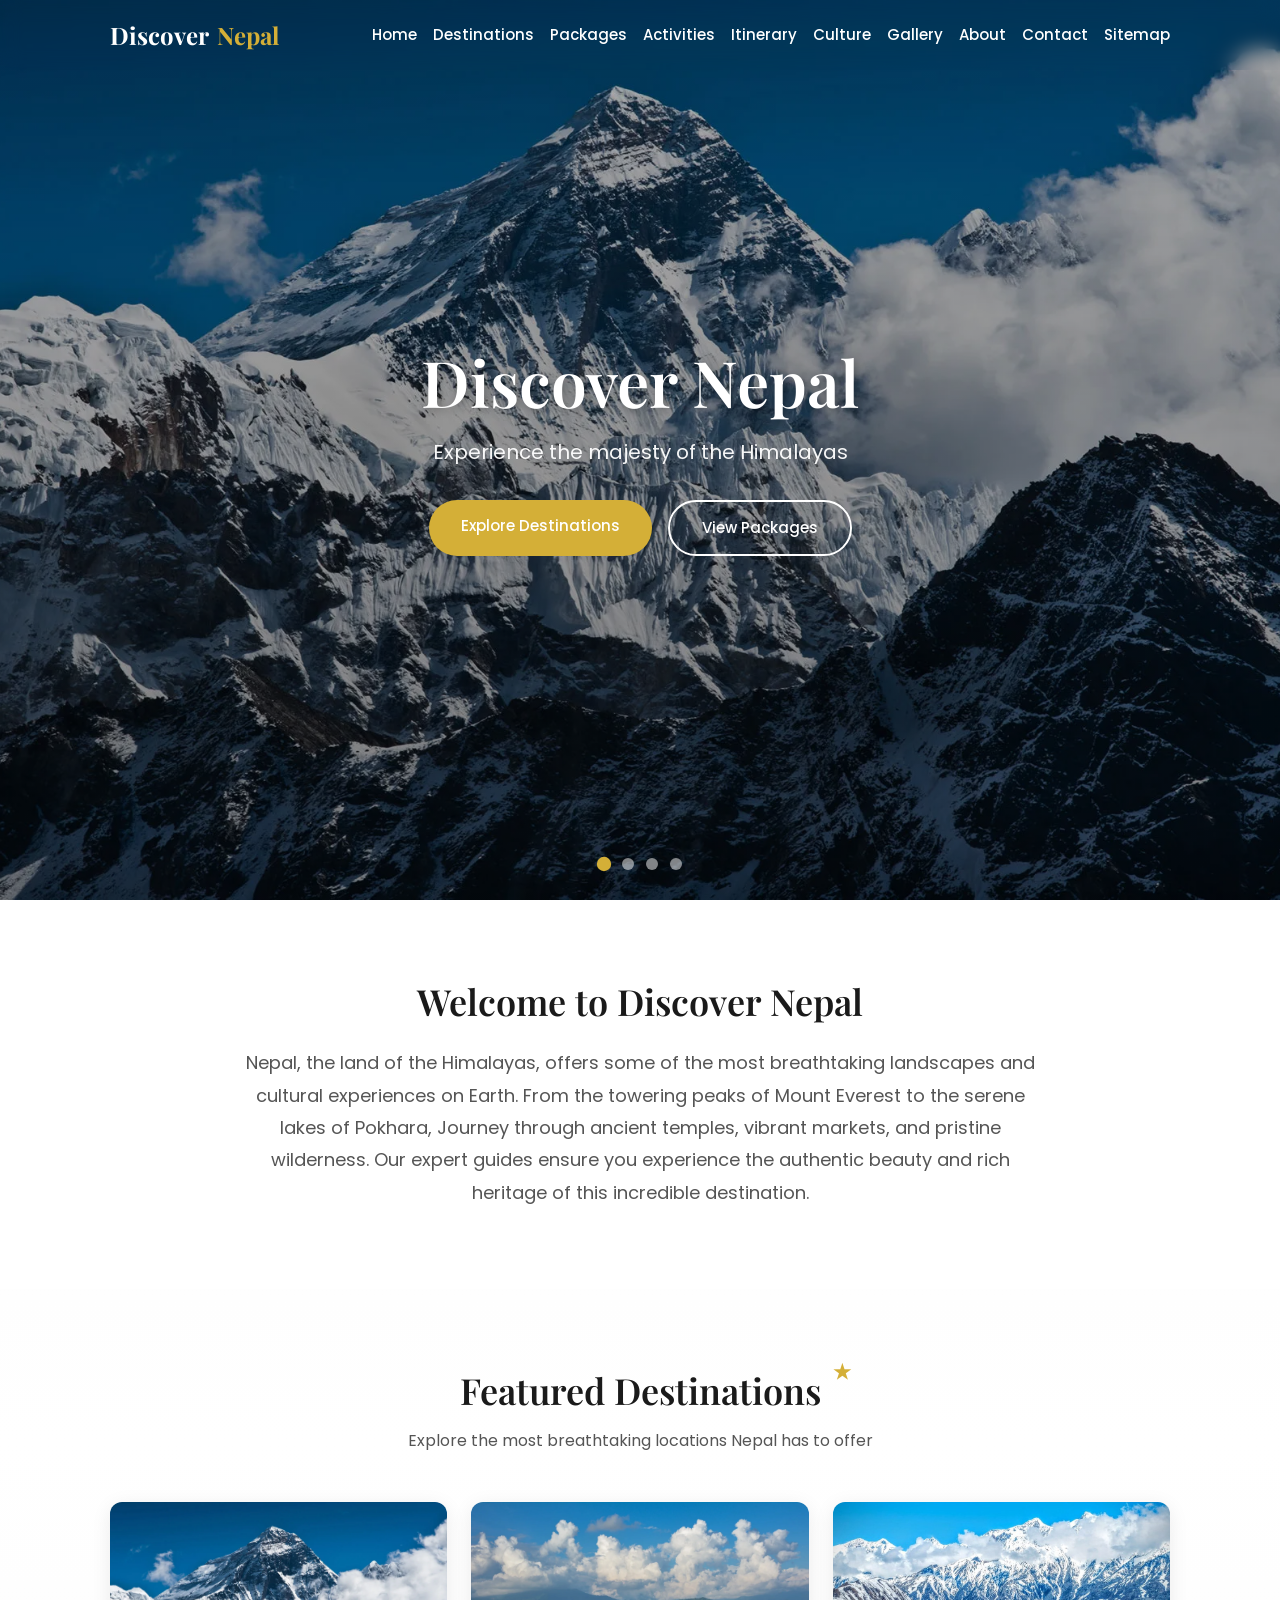
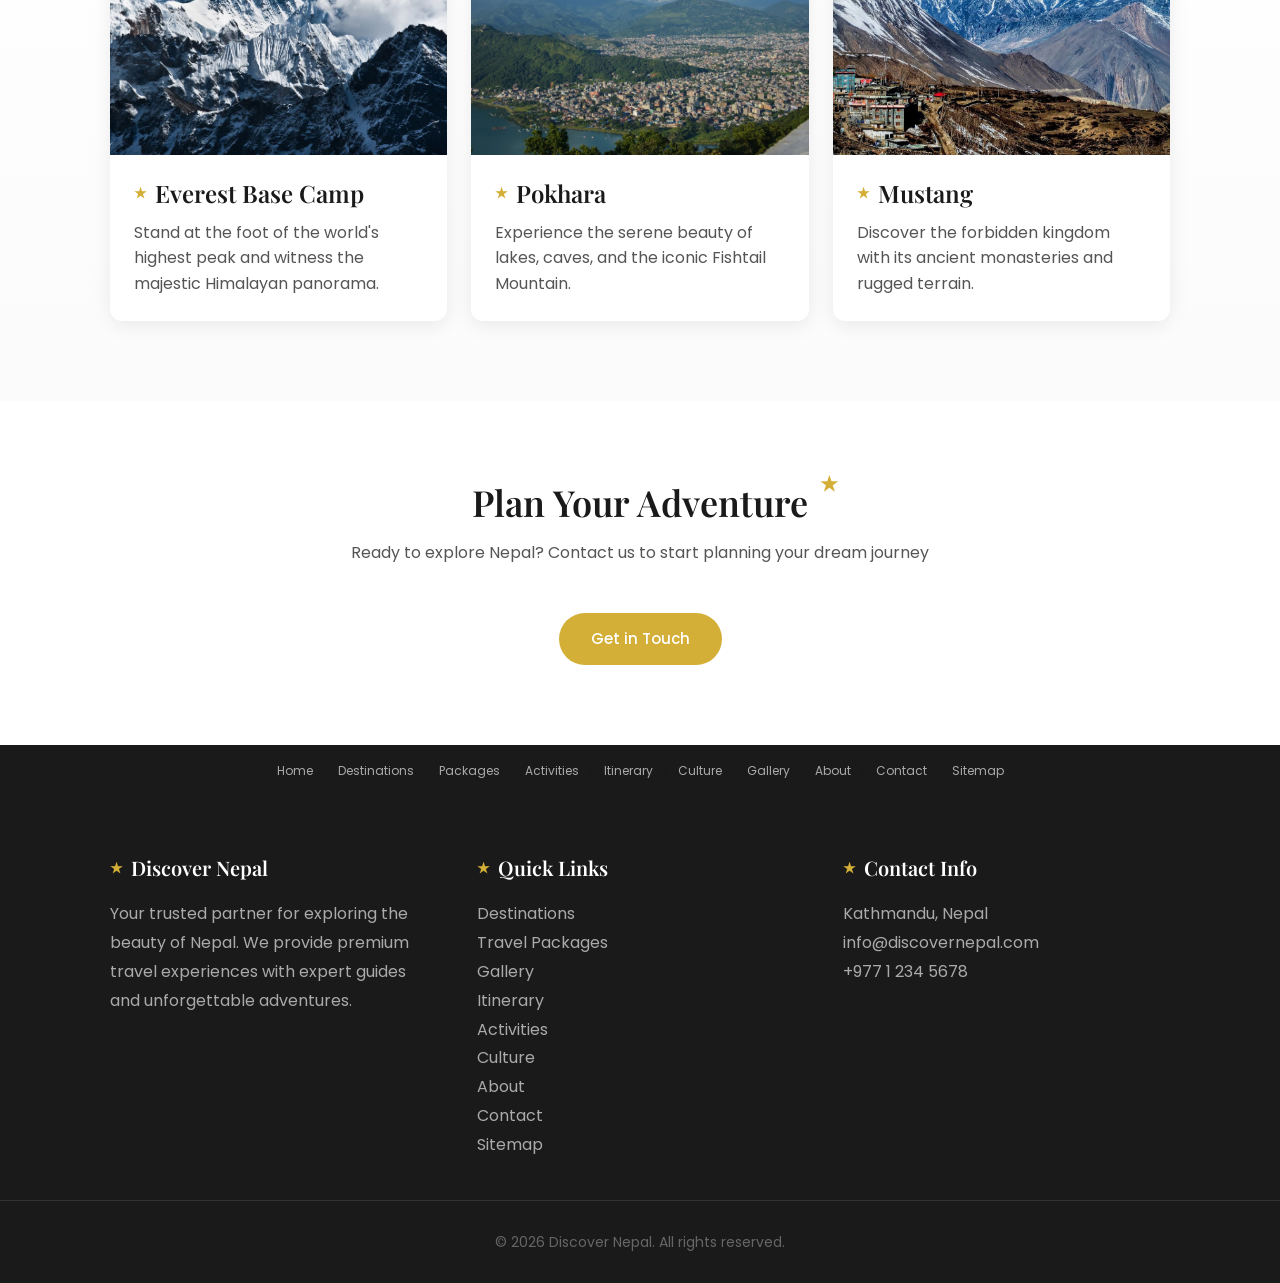
<file: index.html>
<!DOCTYPE html>
<html lang="en">
<head>
    <meta charset="UTF-8">
    <meta name="viewport" content="width=device-width, initial-scale=1.0">
    <title>Discover Nepal - Premium Travel & Adventure</title>
    <meta name="description" content="Discover Nepal - Your gateway to premium Himalayan travel and adventure. Explore breathtaking destinations, trekking packages, and cultural experiences.">
    <link rel="icon" href="data:image/svg+xml,<svg xmlns='http://www.w3.org/2000/svg' viewBox='0 0 100 100'><text y='.9em' font-size='90'>🏔️</text></svg>">
    <link rel="preconnect" href="https://fonts.googleapis.com">
    <link rel="preconnect" href="https://fonts.gstatic.com" crossorigin>
    <link href="https://fonts.googleapis.com/css2?family=Playfair+Display:wght@400;500;600;700&family=Poppins:wght@300;400;500;600;700&display=swap" rel="stylesheet">
    <link rel="stylesheet" href="assets/css/styles.css">
</head>
<body>
    <div class="loading-overlay" id="loading">
        <div class="loading-spinner"></div>
    </div>
    <div class="scroll-progress"></div>
    
    <nav class="navbar" aria-label="Main navigation">
        <div class="nav-container">
            <a href="#" class="nav-logo">Discover <span>Nepal</span></a>
<ul class="nav-links">
                <li><a href="index.html" class="active">Home</a></li>
                <li><a href="destinations.html">Destinations</a></li>
                <li><a href="packages.html">Packages</a></li>
                <li><a href="activities.html">Activities</a></li>
                <li><a href="itinerary.html">Itinerary</a></li>
                <li><a href="culture.html">Culture</a></li>
                <li><a href="gallery.html">Gallery</a></li>
                <li><a href="about.html">About</a></li>
                <li><a href="contact.html">Contact</a></li>
                <li><a href="sitemap.html">Sitemap</a></li>
            </ul>
            <div class="hamburger">
                <span></span>
                <span></span>
                <span></span>
            </div>
        </div>
    </nav>

<section class="hero" id="home">
        <div class="hero-slider">
            <div class="hero-slide active" style="background-image: url('assets/images/everest.webp');"></div>
            <div class="hero-slide" style="background-image: url('assets/images/pokhara.webp');"></div>
            <div class="hero-slide" style="background-image: url('assets/images/mustang.jpg');"></div>
            <div class="hero-slide" style="background-image: url('assets/images/manang.webp');"></div>
        </div>
        <div class="hero-overlay"></div>
        <div class="hero-content">
            <h1>Discover Nepal</h1>
            <p>Experience the majesty of the Himalayas</p>
            <div class="hero-buttons">
                <a href="destinations.html" class="btn btn-primary">Explore Destinations</a>
                <a href="packages.html" class="btn btn-secondary">View Packages</a>
            </div>
        </div>
        <div class="slider-nav">
            <span class="slider-dot active" data-slide="0"></span>
            <span class="slider-dot" data-slide="1"></span>
            <span class="slider-dot" data-slide="2"></span>
            <span class="slider-dot" data-slide="3"></span>
        </div>
    </section>

    <section class="section intro">
        <div class="container">
            <div class="intro-content fade-in">
                <h2>Welcome to Discover Nepal</h2>
                <p>Nepal, the land of the Himalayas, offers some of the most breathtaking landscapes and cultural experiences on Earth. From the towering peaks of Mount Everest to the serene lakes of Pokhara, Journey through ancient temples, vibrant markets, and pristine wilderness. Our expert guides ensure you experience the authentic beauty and rich heritage of this incredible destination.</p>
            </div>
        </div>
    </section>

    <section class="section" id="featured">
        <div class="container">
            <div class="section-header fade-in">
                <h2>Featured Destinations</h2>
                <p>Explore the most breathtaking locations Nepal has to offer</p>
            </div>
            <div class="cards-grid">
                <div class="card fade-in">
                    <div class="card-image">
                        <img loading="lazy" src="assets/images/everest.webp" alt="Everest Base Camp">
                    </div>
                    <div class="card-content">
                        <h3>Everest Base Camp</h3>
                        <p>Stand at the foot of the world's highest peak and witness the majestic Himalayan panorama.</p>
                    </div>
                </div>
                <div class="card fade-in">
                    <div class="card-image">
                        <img loading="lazy" src="assets/images/pokhara.webp" alt="Pokhara">
                    </div>
                    <div class="card-content">
                        <h3>Pokhara</h3>
                        <p>Experience the serene beauty of lakes, caves, and the iconic Fishtail Mountain.</p>
                    </div>
                </div>
                <div class="card fade-in">
                    <div class="card-image">
                        <img loading="lazy" src="assets/images/mustang.jpg" alt="Mustang">
                    </div>
                    <div class="card-content">
                        <h3>Mustang</h3>
                        <p>Discover the forbidden kingdom with its ancient monasteries and rugged terrain.</p>
                    </div>
                </div>
            </div>
        </div>
    </section>

    <section class="section" style="background: var(--bg-white);">
        <div class="container">
            <div class="section-header fade-in">
                <h2>Plan Your Adventure</h2>
                <p>Ready to explore Nepal? Contact us to start planning your dream journey</p>
            </div>
            <div style="text-align: center; margin-top: 32px;">
                <a href="contact.html" class="btn btn-primary">Get in Touch</a>
            </div>
        </div>
</section>

    <nav class="secondary-nav" aria-label="Secondary navigation">
        <a href="index.html">Home</a> | <a href="destinations.html">Destinations</a> | <a href="packages.html">Packages</a> | <a href="activities.html">Activities</a> | <a href="itinerary.html">Itinerary</a> | <a href="culture.html">Culture</a> | <a href="gallery.html">Gallery</a> | <a href="about.html">About</a> | <a href="contact.html">Contact</a> | <a href="sitemap.html">Sitemap</a>
    </nav>

    <footer class="footer">
        <div class="footer-content">
            <div class="footer-section">
                <h3>Discover Nepal</h3>
                <p>Your trusted partner for exploring the beauty of Nepal. We provide premium travel experiences with expert guides and unforgettable adventures.</p>
            </div>
            <div class="footer-section">
                <h3>Quick Links</h3>
                <ul>
                    <li><a href="destinations.html">Destinations</a></li>
<li><a href="packages.html">Travel Packages</a></li>
                    <li><a href="gallery.html">Gallery</a></li>
                    <li><a href="itinerary.html">Itinerary</a></li>
                    <li><a href="activities.html">Activities</a></li>
                    <li><a href="culture.html">Culture</a></li>
                    <li><a href="about.html">About</a></li>
                    <li><a href="contact.html">Contact</a></li>
                    <li><a href="sitemap.html">Sitemap</a></li>
                </ul>
            </div>
            <div class="footer-section">
                <h3>Contact Info</h3>
                <ul>
                    <li>Kathmandu, Nepal</li>
                    <li><a href="mailto:info@discovernepal.com">info@discovernepal.com</a></li>
<li>+977 1 234 5678</li>
                    </ul>
                    
            </div>
        </div>
        <div class="footer-bottom">
            <p>&copy; 2026 Discover Nepal. All rights reserved.</p>
        </div>
    </footer>

    <button class="back-to-top" aria-label="Back to top">&#8593;</button>
    <script src="assets/js/main.js"></script>
</body>
</html>
</file>
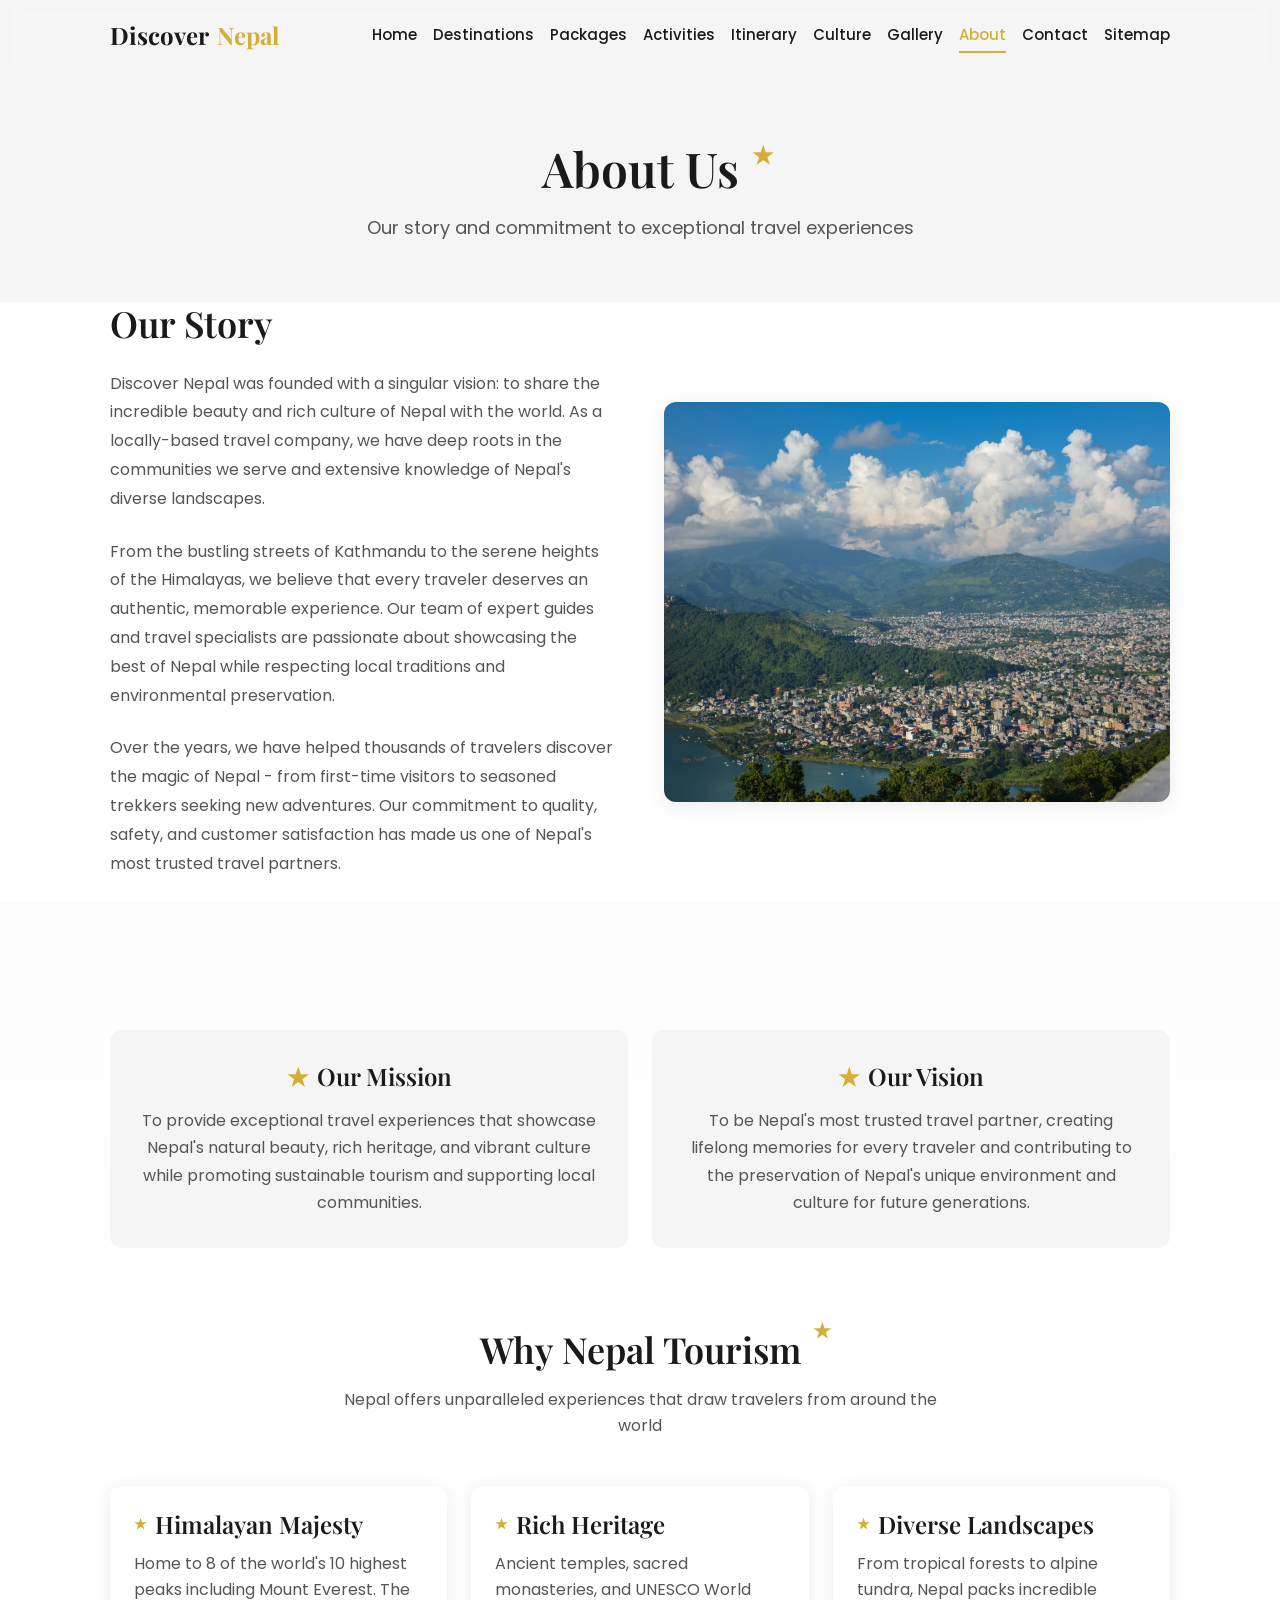
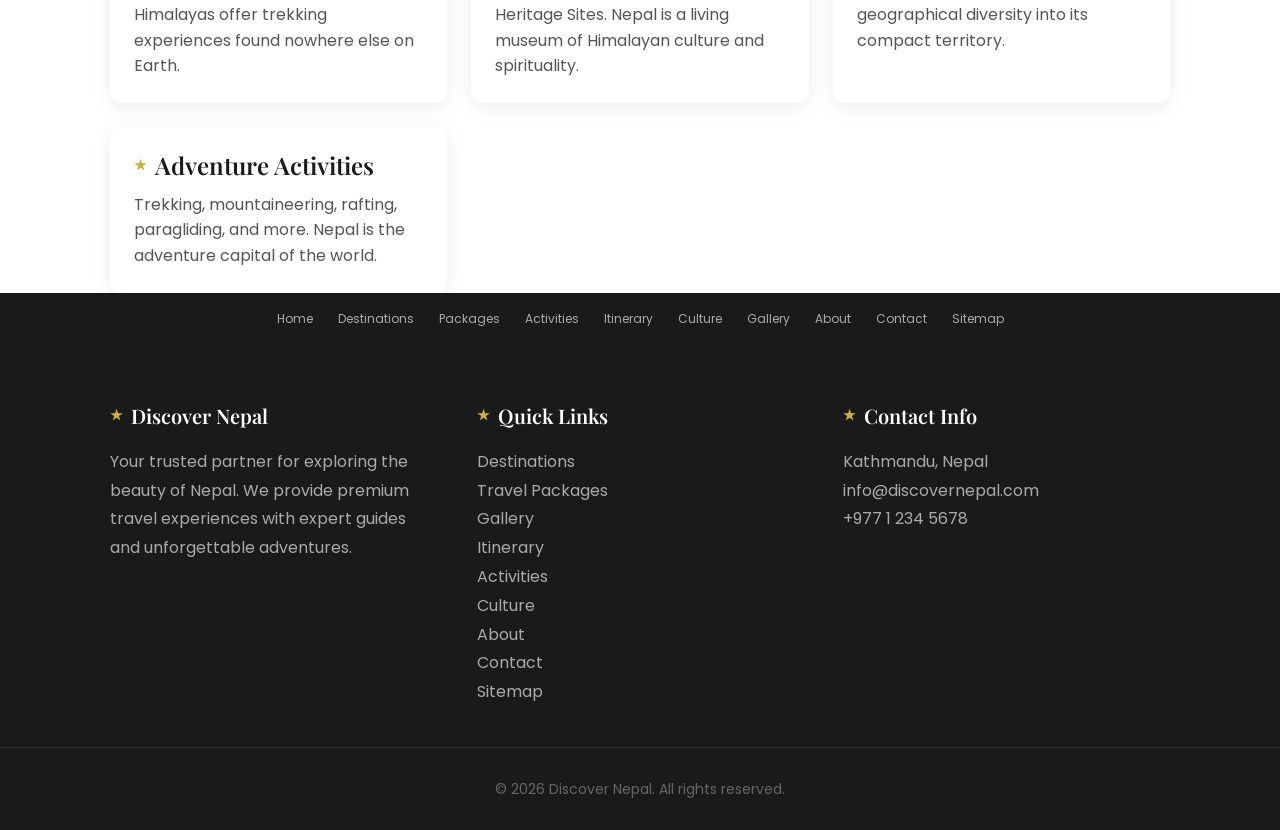
<file: about.html>
<!DOCTYPE html>
<html lang="en">
<head>
    <meta charset="UTF-8">
    <meta name="viewport" content="width=device-width, initial-scale=1.0">
    <title>About - Discover Nepal</title>
    <meta name="description" content="Learn about Discover Nepal - our story, mission, and commitment to providing exceptional travel experiences in the Himalayas.">
    <link rel="icon" href="data:image/svg+xml,<svg xmlns='http://www.w3.org/2000/svg' viewBox='0 0 100 100'><text y='.9em' font-size='90'>🏔️</text></svg>">
    <link rel="preconnect" href="https://fonts.googleapis.com">
    <link rel="preconnect" href="https://fonts.gstatic.com" crossorigin>
    <link href="https://fonts.googleapis.com/css2?family=Playfair+Display:wght@400;500;600;700&family=Poppins:wght@300;400;500;600;700&display=swap" rel="stylesheet">
    <link rel="stylesheet" href="assets/css/styles.css">
</head>
<body>
    <div class="loading-overlay" id="loading">
        <div class="loading-spinner"></div>
    </div>
    <div class="scroll-progress"></div>
    
    <nav class="navbar" aria-label="Main navigation">
        <div class="nav-container">
            <a href="index.html" class="nav-logo">Discover <span>Nepal</span></a>
<ul class="nav-links">
                <li><a href="index.html">Home</a></li>
                <li><a href="destinations.html">Destinations</a></li>
                <li><a href="packages.html">Packages</a></li>
                <li><a href="activities.html">Activities</a></li>
                <li><a href="itinerary.html">Itinerary</a></li>
                <li><a href="culture.html">Culture</a></li>
                <li><a href="gallery.html">Gallery</a></li>
                <li><a href="about.html" class="active">About</a></li>
                <li><a href="contact.html">Contact</a></li>
                <li><a href="sitemap.html">Sitemap</a></li>
            </ul>
            <div class="hamburger">
                <span></span>
                <span></span>
                <span></span>
            </div>
        </div>
    </nav>

    <section class="page-header">
        <div class="container">
            <h1>About Us</h1>
            <p>Our story and commitment to exceptional travel experiences</p>
        </div>
    </section>

    <section class="about-section">
        <div class="container">
            <div class="about-content fade-in">
                <div class="about-text">
                    <h2>Our Story</h2>
                    <p>Discover Nepal was founded with a singular vision: to share the incredible beauty and rich culture of Nepal with the world. As a locally-based travel company, we have deep roots in the communities we serve and extensive knowledge of Nepal's diverse landscapes.</p>
                    <p>From the bustling streets of Kathmandu to the serene heights of the Himalayas, we believe that every traveler deserves an authentic, memorable experience. Our team of expert guides and travel specialists are passionate about showcasing the best of Nepal while respecting local traditions and environmental preservation.</p>
                    <p>Over the years, we have helped thousands of travelers discover the magic of Nepal - from first-time visitors to seasoned trekkers seeking new adventures. Our commitment to quality, safety, and customer satisfaction has made us one of Nepal's most trusted travel partners.</p>
                </div>
                <div class="about-image">
                    <img loading="lazy" src="assets/images/pokhara.webp" alt="Discover Nepal Team">
                </div>
            </div>
        </div>
    </section>

    <section class="section">
        <div class="container">
            <div class="mission-vision fade-in">
                <div class="mv-card">
                    <h3>Our Mission</h3>
                    <p>To provide exceptional travel experiences that showcase Nepal's natural beauty, rich heritage, and vibrant culture while promoting sustainable tourism and supporting local communities.</p>
                </div>
                <div class="mv-card">
                    <h3>Our Vision</h3>
                    <p>To be Nepal's most trusted travel partner, creating lifelong memories for every traveler and contributing to the preservation of Nepal's unique environment and culture for future generations.</p>
                </div>
            </div>
        </div>
    </section>

    <section class="about-section">
        <div class="container">
            <div class="section-header fade-in">
                <h2>Why Nepal Tourism</h2>
                <p>Nepal offers unparalleled experiences that draw travelers from around the world</p>
            </div>
            <div class="cards-grid">
                <div class="card fade-in">
                    <div class="card-content">
                        <h3>Himalayan Majesty</h3>
                        <p>Home to 8 of the world's 10 highest peaks including Mount Everest. The Himalayas offer trekking experiences found nowhere else on Earth.</p>
                    </div>
                </div>
                <div class="card fade-in">
                    <div class="card-content">
                        <h3>Rich Heritage</h3>
                        <p>Ancient temples, sacred monasteries, and UNESCO World Heritage Sites. Nepal is a living museum of Himalayan culture and spirituality.</p>
                    </div>
                </div>
                <div class="card fade-in">
                    <div class="card-content">
                        <h3>Diverse Landscapes</h3>
                        <p>From tropical forests to alpine tundra, Nepal packs incredible geographical diversity into its compact territory.</p>
                    </div>
                </div>
                <div class="card fade-in">
                    <div class="card-content">
                        <h3>Adventure Activities</h3>
                        <p>Trekking, mountaineering, rafting, paragliding, and more. Nepal is the adventure capital of the world.</p>
                    </div>
                </div>
            </div>
        </div>
</section>

    <nav class="secondary-nav" aria-label="Secondary navigation">
        <a href="index.html">Home</a> | <a href="destinations.html">Destinations</a> | <a href="packages.html">Packages</a> | <a href="activities.html">Activities</a> | <a href="itinerary.html">Itinerary</a> | <a href="culture.html">Culture</a> | <a href="gallery.html">Gallery</a> | <a href="about.html">About</a> | <a href="contact.html">Contact</a> | <a href="sitemap.html">Sitemap</a>
    </nav>

    <footer class="footer">
        <div class="footer-content">
            <div class="footer-section">
                <h3>Discover Nepal</h3>
                <p>Your trusted partner for exploring the beauty of Nepal. We provide premium travel experiences with expert guides and unforgettable adventures.</p>
            </div>
            <div class="footer-section">
                <h3>Quick Links</h3>
                <ul>
                    <li><a href="destinations.html">Destinations</a></li>
                    <li><a href="packages.html">Travel Packages</a></li>
                    <li><a href="gallery.html">Gallery</a></li>
                    <li><a href="itinerary.html">Itinerary</a></li>
                    <li><a href="activities.html">Activities</a></li>
                    <li><a href="culture.html">Culture</a></li>
                    <li><a href="about.html">About</a></li>
                    <li><a href="contact.html">Contact</a></li>
                    <li><a href="sitemap.html">Sitemap</a></li>
                </ul>
            </div>
            <div class="footer-section">
                <h3>Contact Info</h3>
                <ul>
                    <li>Kathmandu, Nepal</li>
                    <li><a href="mailto:info@discovernepal.com">info@discovernepal.com</a></li>
                    <li>+977 1 234 5678</li>
                </ul>
                
            </div>
        </div>
        <div class="footer-bottom">
            <p>&copy; 2026 Discover Nepal. All rights reserved.</p>
        </div>
    </footer>

    <button class="back-to-top" aria-label="Back to top">&#8593;</button>
    <script src="assets/js/main.js"></script>
</body>
</html>
</file>
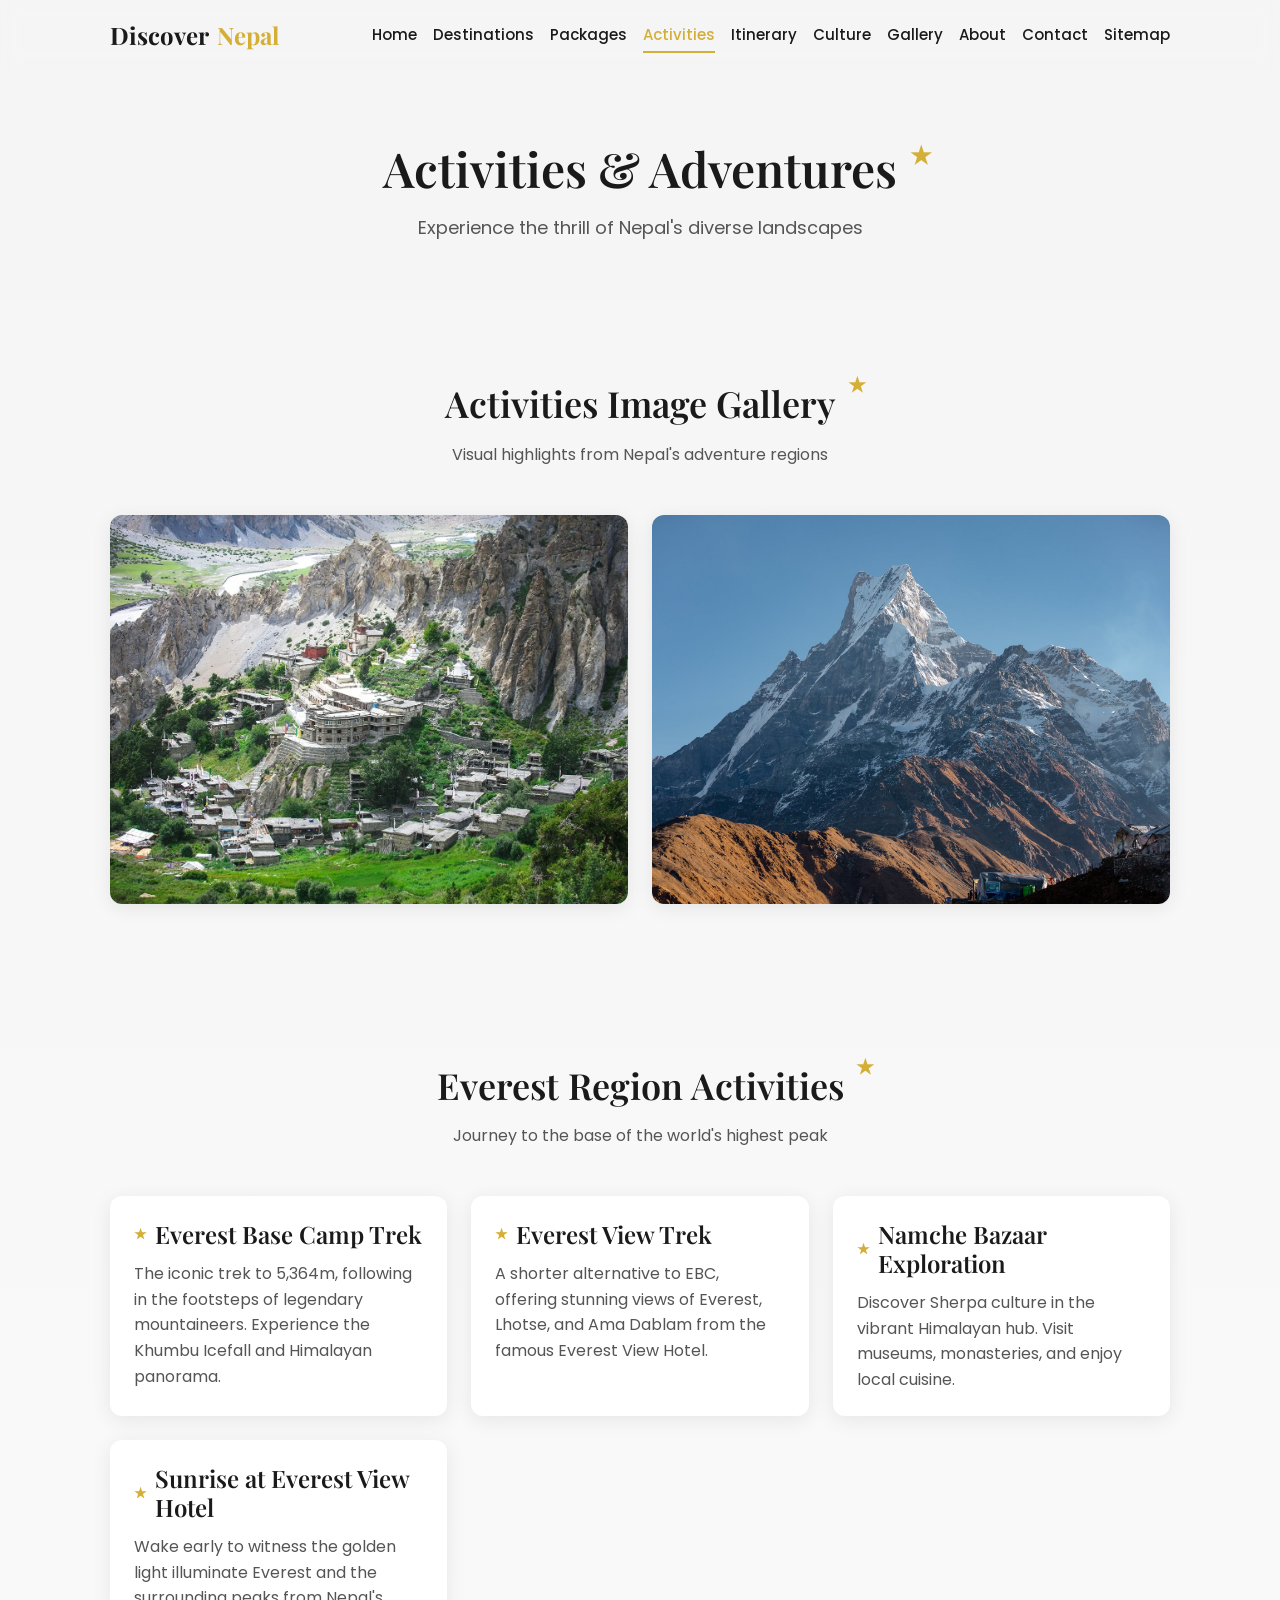
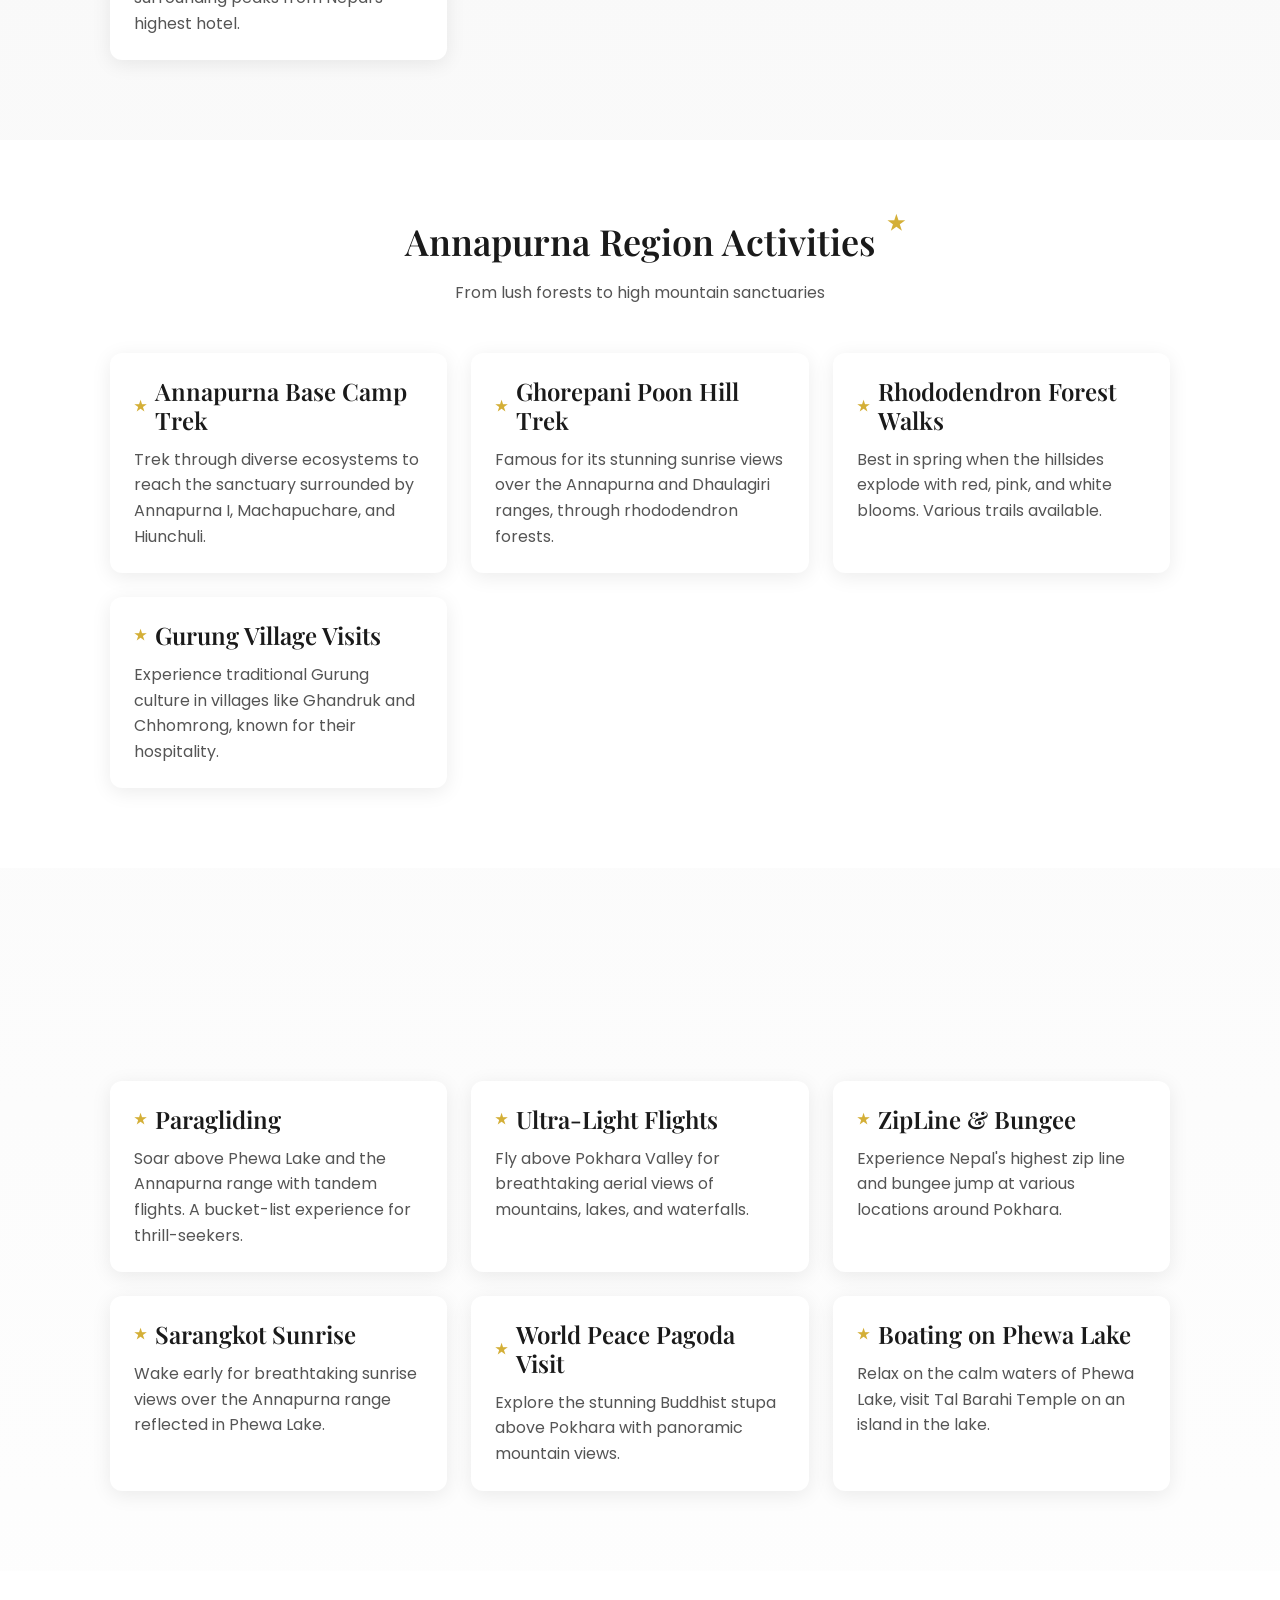
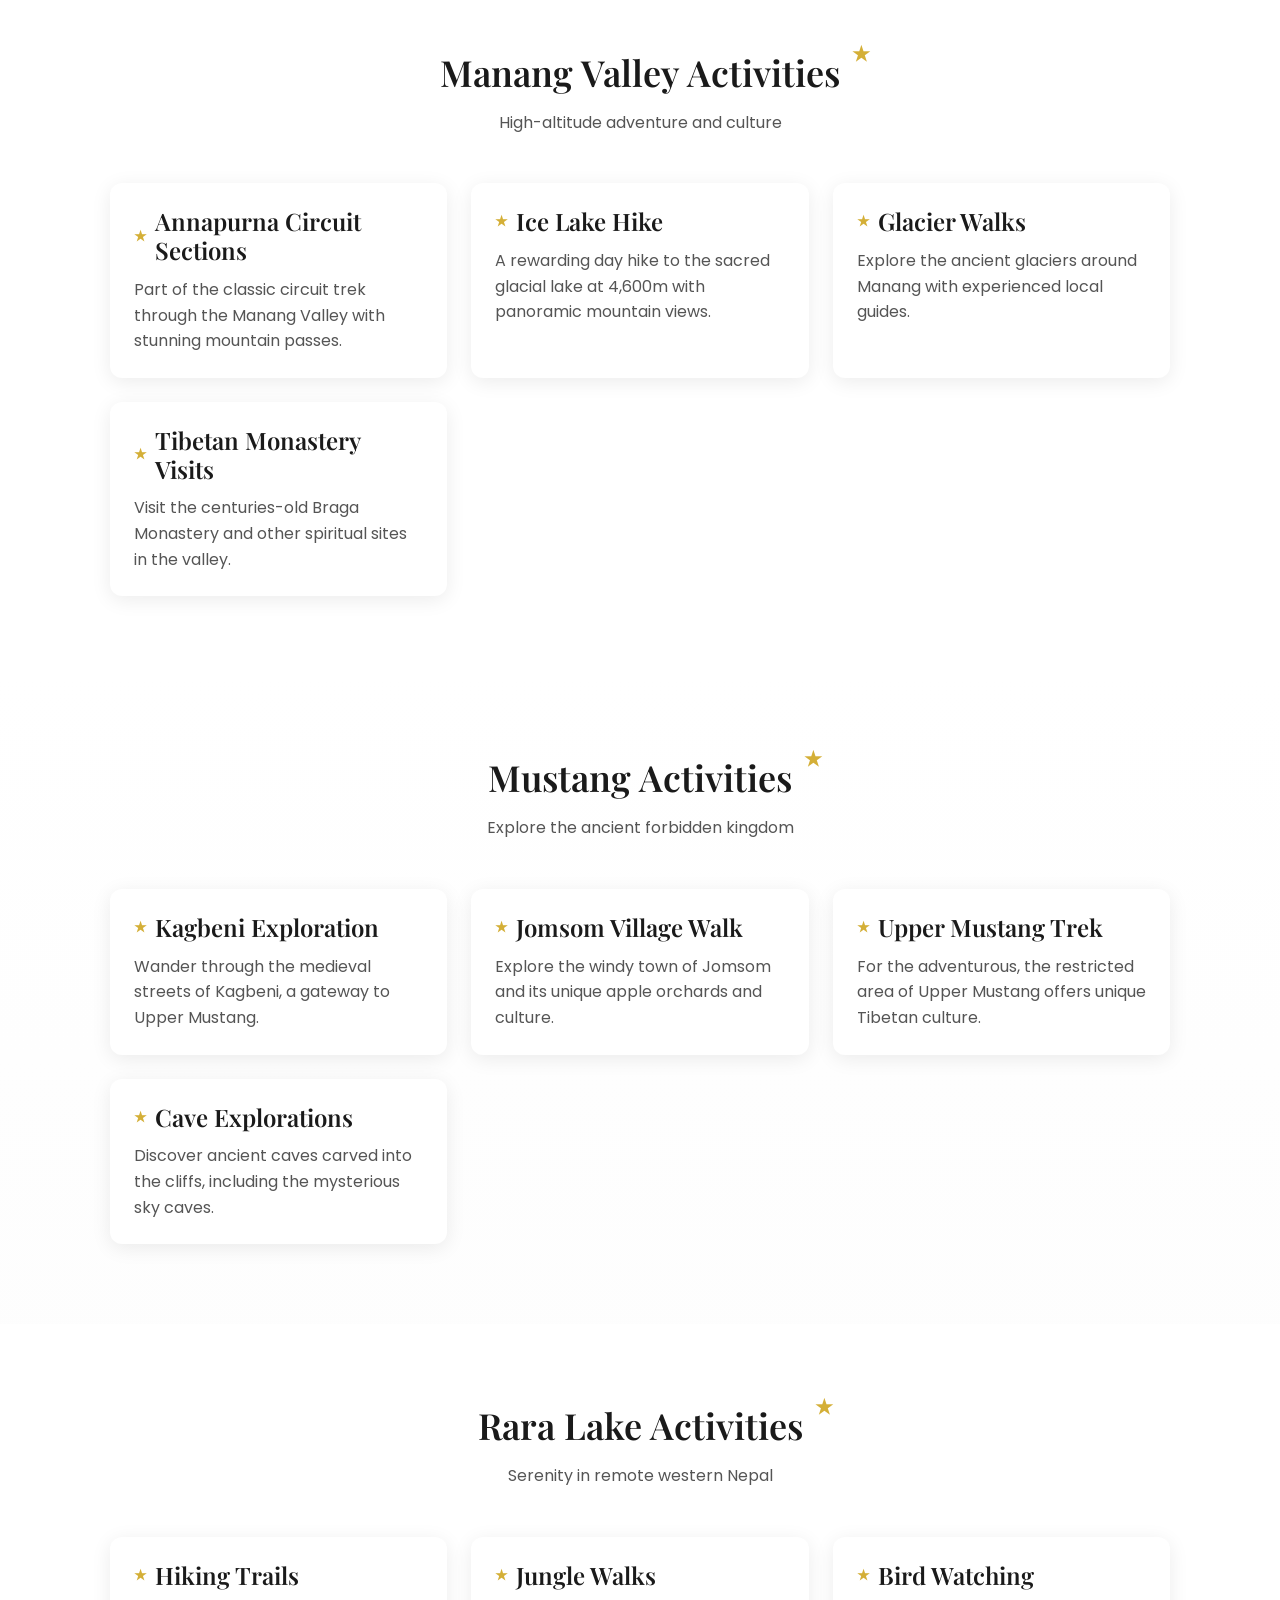
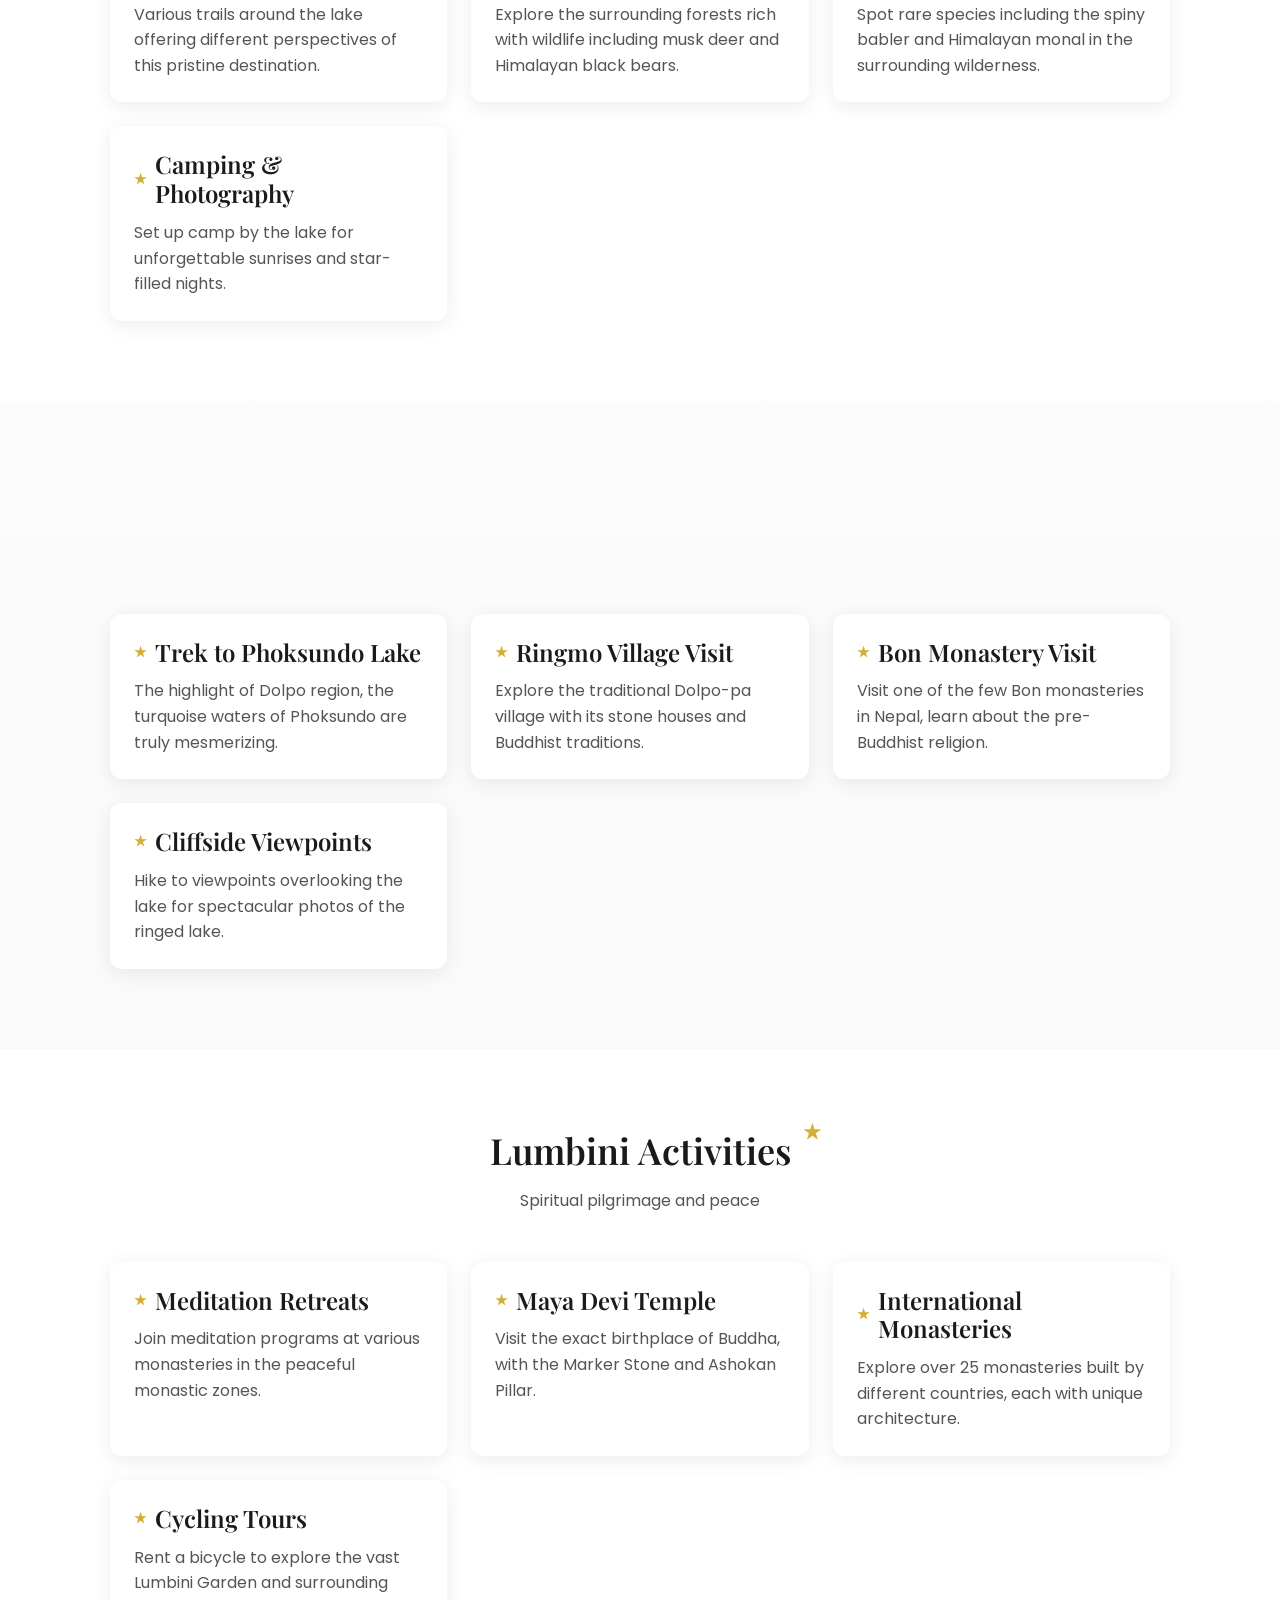
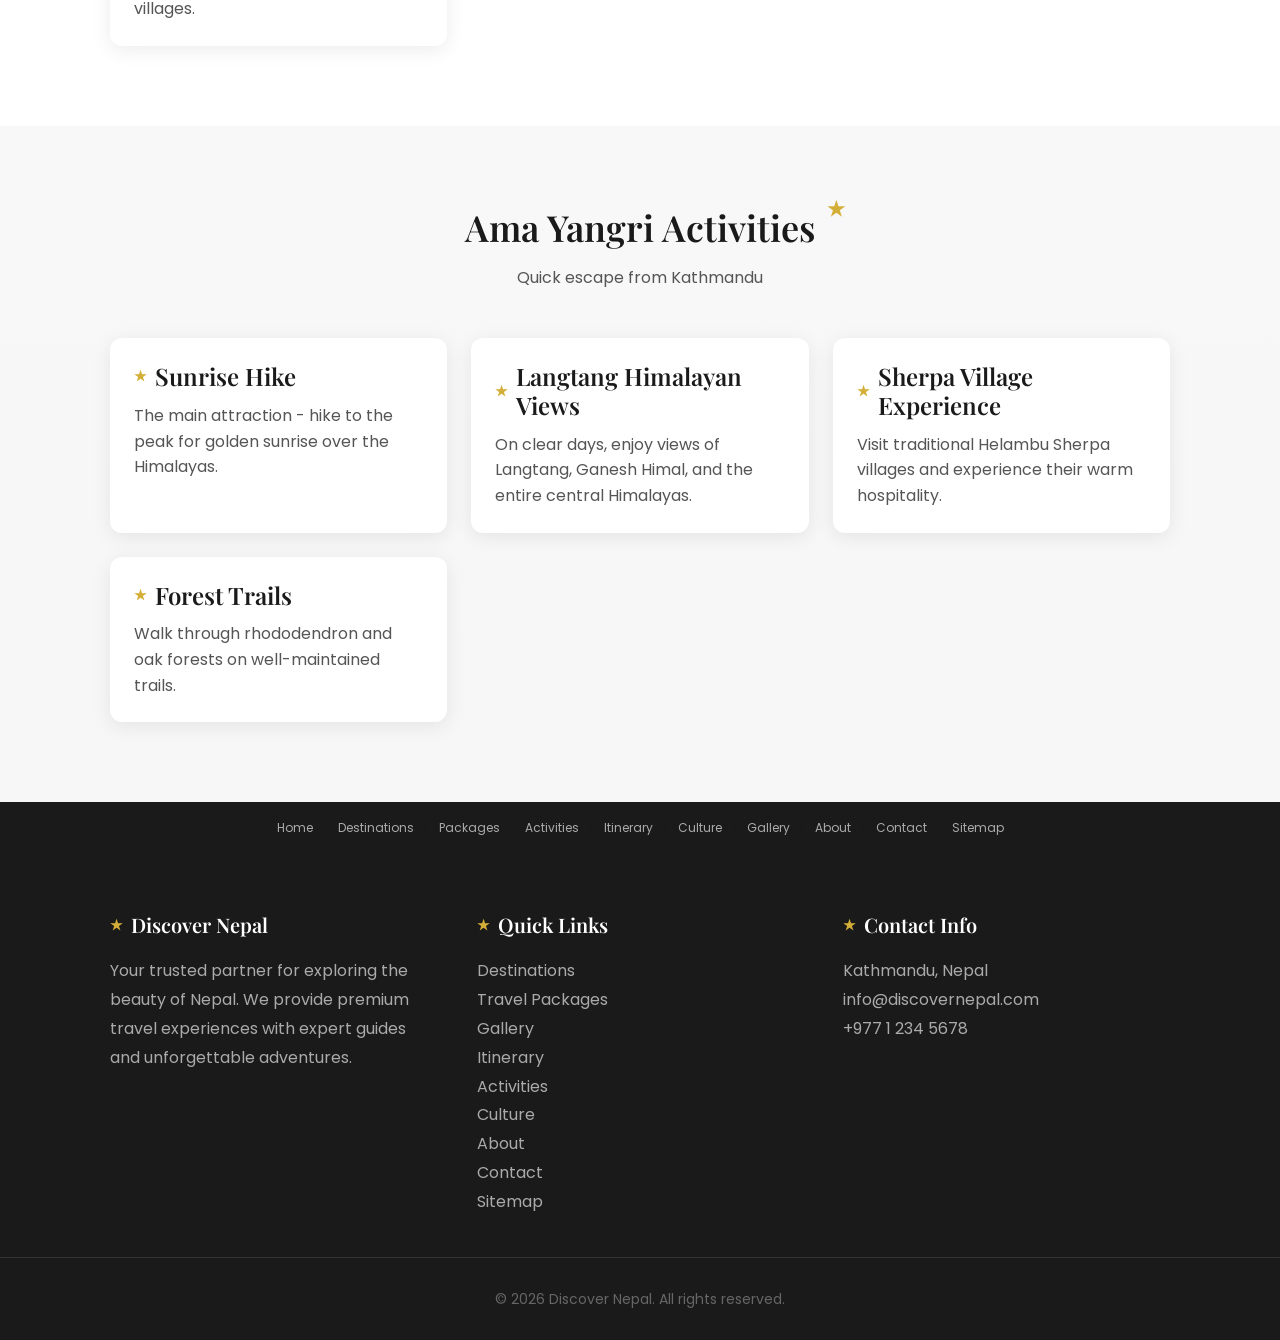
<file: activities.html>
<!DOCTYPE html>
<html lang="en">
<head>
    <meta charset="UTF-8">
    <meta name="viewport" content="width=device-width, initial-scale=1.0">
    <title>Activities - Discover Nepal</title>
    <meta name="description" content="Discover exciting adventure activities across Nepal's diverse regions - trekking, paragliding, cave exploration, bird watching, and cultural experiences.">
    <link rel="icon" href="data:image/svg+xml,<svg xmlns='http://www.w3.org/2000/svg' viewBox='0 0 100 100'><text y='.9em' font-size='90'>🏔️</text></svg>">
    <link rel="preconnect" href="https://fonts.googleapis.com">
    <link rel="preconnect" href="https://fonts.gstatic.com" crossorigin>
    <link href="https://fonts.googleapis.com/css2?family=Playfair+Display:wght@400;500;600;700&family=Poppins:wght@300;400;500;600;700&display=swap" rel="stylesheet">
    <link rel="stylesheet" href="assets/css/styles.css">
</head>
<body>
    <div class="loading-overlay" id="loading">
        <div class="loading-spinner"></div>
    </div>
    <div class="scroll-progress"></div>
    
    <nav class="navbar" aria-label="Main navigation">
        <div class="nav-container">
            <a href="index.html" class="nav-logo">Discover <span>Nepal</span></a>
<ul class="nav-links">
                <li><a href="index.html">Home</a></li>
                <li><a href="destinations.html">Destinations</a></li>
                <li><a href="packages.html">Packages</a></li>
                <li><a href="activities.html" class="active">Activities</a></li>
                <li><a href="itinerary.html">Itinerary</a></li>
                <li><a href="culture.html">Culture</a></li>
                <li><a href="gallery.html">Gallery</a></li>
                <li><a href="about.html">About</a></li>
                <li><a href="contact.html">Contact</a></li>
                <li><a href="sitemap.html">Sitemap</a></li>
            </ul>
            <div class="hamburger">
                <span></span>
                <span></span>
                <span></span>
            </div>
        </div>
    </nav>

    <section class="page-header">
        <div class="container">
            <h1>Activities & Adventures</h1>
            <p>Experience the thrill of Nepal's diverse landscapes</p>
        </div>
    </section>

    <section class="section">
        <div class="container">
            <div class="section-header fade-in">
                <h2>Activities Image Gallery</h2>
                <p>Visual highlights from Nepal's adventure regions</p>
            </div>
            <div class="cards-grid">
              <div class="card fade-in">
                <div class="card-image">
                  <img loading="lazy" src="assets/images/manang.webp" alt="Trekking through Manang Valley">
                </div>
              </div>
              <div class="card fade-in">
                <div class="card-image">
                  <img loading="lazy" src="assets/images/abc.jpg" alt="Annapurna Base Camp trekking route">
                </div>
              </div>
            </div>
        </div>
    </section>

    <section class="section">
        <div class="container">
            <div class="section-header fade-in">
                <h2>Everest Region Activities</h2>
                <p>Journey to the base of the world's highest peak</p>
            </div>
            <div class="cards-grid">
                <div class="card fade-in">
                    <div class="card-content">
                        <h3>Everest Base Camp Trek</h3>
                        <p>The iconic trek to 5,364m, following in the footsteps of legendary mountaineers. Experience the Khumbu Icefall and Himalayan panorama.</p>
                    </div>
                </div>
                <div class="card fade-in">
                    <div class="card-content">
                        <h3>Everest View Trek</h3>
                        <p>A shorter alternative to EBC, offering stunning views of Everest, Lhotse, and Ama Dablam from the famous Everest View Hotel.</p>
                    </div>
                </div>
                <div class="card fade-in">
                    <div class="card-content">
                        <h3>Namche Bazaar Exploration</h3>
                        <p>Discover Sherpa culture in the vibrant Himalayan hub. Visit museums, monasteries, and enjoy local cuisine.</p>
                    </div>
                </div>
                <div class="card fade-in">
                    <div class="card-content">
                        <h3>Sunrise at Everest View Hotel</h3>
                        <p>Wake early to witness the golden light illuminate Everest and the surrounding peaks from Nepal's highest hotel.</p>
                    </div>
                </div>
            </div>
        </div>
    </section>

    <section class="section" style="background: var(--bg-white);">
        <div class="container">
            <div class="section-header fade-in">
                <h2>Annapurna Region Activities</h2>
                <p>From lush forests to high mountain sanctuaries</p>
            </div>
            <div class="cards-grid">
                <div class="card fade-in">
                    <div class="card-content">
                        <h3>Annapurna Base Camp Trek</h3>
                        <p>Trek through diverse ecosystems to reach the sanctuary surrounded by Annapurna I, Machapuchare, and Hiunchuli.</p>
                    </div>
                </div>
                <div class="card fade-in">
                    <div class="card-content">
                        <h3>Ghorepani Poon Hill Trek</h3>
                        <p>Famous for its stunning sunrise views over the Annapurna and Dhaulagiri ranges, through rhododendron forests.</p>
                    </div>
                </div>
                <div class="card fade-in">
                    <div class="card-content">
                        <h3>Rhododendron Forest Walks</h3>
                        <p>Best in spring when the hillsides explode with red, pink, and white blooms. Various trails available.</p>
                    </div>
                </div>
                <div class="card fade-in">
                    <div class="card-content">
                        <h3>Gurung Village Visits</h3>
                        <p>Experience traditional Gurung culture in villages like Ghandruk and Chhomrong, known for their hospitality.</p>
                    </div>
                </div>
            </div>
        </div>
    </section>

    <section class="section">
        <div class="container">
            <div class="section-header fade-in">
                <h2>Pokhara Adventure Hub</h2>
                <p>Nepal's adventure capital</p>
            </div>
            <div class="cards-grid">
                <div class="card fade-in">
                    <div class="card-content">
                        <h3>Paragliding</h3>
                        <p>Soar above Phewa Lake and the Annapurna range with tandem flights. A bucket-list experience for thrill-seekers.</p>
                    </div>
                </div>
                <div class="card fade-in">
                    <div class="card-content">
                        <h3>Ultra-Light Flights</h3>
                        <p>Fly above Pokhara Valley for breathtaking aerial views of mountains, lakes, and waterfalls.</p>
                    </div>
                </div>
                <div class="card fade-in">
                    <div class="card-content">
                        <h3>ZipLine & Bungee</h3>
                        <p>Experience Nepal's highest zip line and bungee jump at various locations around Pokhara.</p>
                    </div>
                </div>
                <div class="card fade-in">
                    <div class="card-content">
                        <h3>Sarangkot Sunrise</h3>
                        <p>Wake early for breathtaking sunrise views over the Annapurna range reflected in Phewa Lake.</p>
                    </div>
                </div>
                <div class="card fade-in">
                    <div class="card-content">
                        <h3>World Peace Pagoda Visit</h3>
                        <p>Explore the stunning Buddhist stupa above Pokhara with panoramic mountain views.</p>
                    </div>
                </div>
                <div class="card fade-in">
                    <div class="card-content">
                        <h3>Boating on Phewa Lake</h3>
                        <p>Relax on the calm waters of Phewa Lake, visit Tal Barahi Temple on an island in the lake.</p>
                    </div>
                </div>
            </div>
        </div>
    </section>

    <section class="section" style="background: var(--bg-white);">
        <div class="container">
            <div class="section-header fade-in">
                <h2>Manang Valley Activities</h2>
                <p>High-altitude adventure and culture</p>
            </div>
            <div class="cards-grid">
                <div class="card fade-in">
                    <div class="card-content">
                        <h3>Annapurna Circuit Sections</h3>
                        <p>Part of the classic circuit trek through the Manang Valley with stunning mountain passes.</p>
                    </div>
                </div>
                <div class="card fade-in">
                    <div class="card-content">
                        <h3>Ice Lake Hike</h3>
                        <p>A rewarding day hike to the sacred glacial lake at 4,600m with panoramic mountain views.</p>
                    </div>
                </div>
                <div class="card fade-in">
                    <div class="card-content">
                        <h3>Glacier Walks</h3>
                        <p>Explore the ancient glaciers around Manang with experienced local guides.</p>
                    </div>
                </div>
                <div class="card fade-in">
                    <div class="card-content">
                        <h3>Tibetan Monastery Visits</h3>
                        <p>Visit the centuries-old Braga Monastery and other spiritual sites in the valley.</p>
                    </div>
                </div>
            </div>
        </div>
    </section>

    <section class="section">
        <div class="container">
            <div class="section-header fade-in">
                <h2>Mustang Activities</h2>
                <p>Explore the ancient forbidden kingdom</p>
            </div>
            <div class="cards-grid">
                <div class="card fade-in">
                    <div class="card-content">
                        <h3>Kagbeni Exploration</h3>
                        <p>Wander through the medieval streets of Kagbeni, a gateway to Upper Mustang.</p>
                    </div>
                </div>
                <div class="card fade-in">
                    <div class="card-content">
                        <h3>Jomsom Village Walk</h3>
                        <p>Explore the windy town of Jomsom and its unique apple orchards and culture.</p>
                    </div>
                </div>
                <div class="card fade-in">
                    <div class="card-content">
                        <h3>Upper Mustang Trek</h3>
                        <p>For the adventurous, the restricted area of Upper Mustang offers unique Tibetan culture.</p>
                    </div>
                </div>
                <div class="card fade-in">
                    <div class="card-content">
                        <h3>Cave Explorations</h3>
                        <p>Discover ancient caves carved into the cliffs, including the mysterious sky caves.</p>
                    </div>
                </div>
            </div>
        </div>
    </section>

    <section class="section" style="background: var(--bg-white);">
        <div class="container">
            <div class="section-header fade-in">
                <h2>Rara Lake Activities</h2>
                <p>Serenity in remote western Nepal</p>
            </div>
            <div class="cards-grid">
                <div class="card fade-in">
                    <div class="card-content">
                        <h3>Hiking Trails</h3>
                        <p>Various trails around the lake offering different perspectives of this pristine destination.</p>
                    </div>
                </div>
                <div class="card fade-in">
                    <div class="card-content">
                        <h3>Jungle Walks</h3>
                        <p>Explore the surrounding forests rich with wildlife including musk deer and Himalayan black bears.</p>
                    </div>
                </div>
                <div class="card fade-in">
                    <div class="card-content">
                        <h3>Bird Watching</h3>
                        <p>Spot rare species including the spiny babler and Himalayan monal in the surrounding wilderness.</p>
                    </div>
                </div>
                <div class="card fade-in">
                    <div class="card-content">
                        <h3>Camping & Photography</h3>
                        <p>Set up camp by the lake for unforgettable sunrises and star-filled nights.</p>
                    </div>
                </div>
            </div>
        </div>
    </section>

    <section class="section">
        <div class="container">
            <div class="section-header fade-in">
                <h2>Shey Phoksundo Activities</h2>
                <p>Nepal's deepest lake and ancient culture</p>
            </div>
            <div class="cards-grid">
                <div class="card fade-in">
                    <div class="card-content">
                        <h3>Trek to Phoksundo Lake</h3>
                        <p>The highlight of Dolpo region, the turquoise waters of Phoksundo are truly mesmerizing.</p>
                    </div>
                </div>
                <div class="card fade-in">
                    <div class="card-content">
                        <h3>Ringmo Village Visit</h3>
                        <p>Explore the traditional Dolpo-pa village with its stone houses and Buddhist traditions.</p>
                    </div>
                </div>
                <div class="card fade-in">
                    <div class="card-content">
                        <h3>Bon Monastery Visit</h3>
                        <p>Visit one of the few Bon monasteries in Nepal, learn about the pre-Buddhist religion.</p>
                    </div>
                </div>
                <div class="card fade-in">
                    <div class="card-content">
                        <h3>Cliffside Viewpoints</h3>
                        <p>Hike to viewpoints overlooking the lake for spectacular photos of the ringed lake.</p>
                    </div>
                </div>
            </div>
        </div>
    </section>

    <section class="section" style="background: var(--bg-white);">
        <div class="container">
            <div class="section-header fade-in">
                <h2>Lumbini Activities</h2>
                <p>Spiritual pilgrimage and peace</p>
            </div>
            <div class="cards-grid">
                <div class="card fade-in">
                    <div class="card-content">
                        <h3>Meditation Retreats</h3>
                        <p>Join meditation programs at various monasteries in the peaceful monastic zones.</p>
                    </div>
                </div>
                <div class="card fade-in">
                    <div class="card-content">
                        <h3>Maya Devi Temple</h3>
                        <p>Visit the exact birthplace of Buddha, with the Marker Stone and Ashokan Pillar.</p>
                    </div>
                </div>
                <div class="card fade-in">
                    <div class="card-content">
                        <h3>International Monasteries</h3>
                        <p>Explore over 25 monasteries built by different countries, each with unique architecture.</p>
                    </div>
                </div>
                <div class="card fade-in">
                    <div class="card-content">
                        <h3>Cycling Tours</h3>
                        <p>Rent a bicycle to explore the vast Lumbini Garden and surrounding villages.</p>
                    </div>
                </div>
            </div>
        </div>
    </section>

    <section class="section">
        <div class="container">
            <div class="section-header fade-in">
                <h2>Ama Yangri Activities</h2>
                <p>Quick escape from Kathmandu</p>
            </div>
            <div class="cards-grid">
                <div class="card fade-in">
                    <div class="card-content">
                        <h3>Sunrise Hike</h3>
                        <p>The main attraction - hike to the peak for golden sunrise over the Himalayas.</p>
                    </div>
                </div>
                <div class="card fade-in">
                    <div class="card-content">
                        <h3>Langtang Himalayan Views</h3>
                        <p>On clear days, enjoy views of Langtang, Ganesh Himal, and the entire central Himalayas.</p>
                    </div>
                </div>
                <div class="card fade-in">
                    <div class="card-content">
                        <h3>Sherpa Village Experience</h3>
                        <p>Visit traditional Helambu Sherpa villages and experience their warm hospitality.</p>
                    </div>
                </div>
                <div class="card fade-in">
                    <div class="card-content">
                        <h3>Forest Trails</h3>
                        <p>Walk through rhododendron and oak forests on well-maintained trails.</p>
                    </div>
                </div>
            </div>
        </div>
</section>

    <nav class="secondary-nav" aria-label="Secondary navigation">
        <a href="index.html">Home</a> | <a href="destinations.html">Destinations</a> | <a href="packages.html">Packages</a> | <a href="activities.html">Activities</a> | <a href="itinerary.html">Itinerary</a> | <a href="culture.html">Culture</a> | <a href="gallery.html">Gallery</a> | <a href="about.html">About</a> | <a href="contact.html">Contact</a> | <a href="sitemap.html">Sitemap</a>
    </nav>

    <footer class="footer">
        <div class="footer-content">
            <div class="footer-section">
                <h3>Discover Nepal</h3>
                <p>Your trusted partner for exploring the beauty of Nepal. We provide premium travel experiences with expert guides and unforgettable adventures.</p>
            </div>
            <div class="footer-section">
                <h3>Quick Links</h3>
                <ul>
                    <li><a href="destinations.html">Destinations</a></li>
                    <li><a href="packages.html">Travel Packages</a></li>
                    <li><a href="gallery.html">Gallery</a></li>
                    <li><a href="itinerary.html">Itinerary</a></li>
                    <li><a href="activities.html">Activities</a></li>
                    <li><a href="culture.html">Culture</a></li>
                    <li><a href="about.html">About</a></li>
                    <li><a href="contact.html">Contact</a></li>
                    <li><a href="sitemap.html">Sitemap</a></li>
                </ul>
            </div>
            <div class="footer-section">
                <h3>Contact Info</h3>
                <ul>
                    <li>Kathmandu, Nepal</li>
                    <li><a href="mailto:info@discovernepal.com">info@discovernepal.com</a></li>
                    <li>+977 1 234 5678</li>
                </ul>
                
            </div>
        </div>
        <div class="footer-bottom">
            <p>&copy; 2026 Discover Nepal. All rights reserved.</p>
        </div>
    </footer>

    <button class="back-to-top" aria-label="Back to top">&#8593;</button>
    <script src="assets/js/main.js"></script>
</body>
</html>
</file>
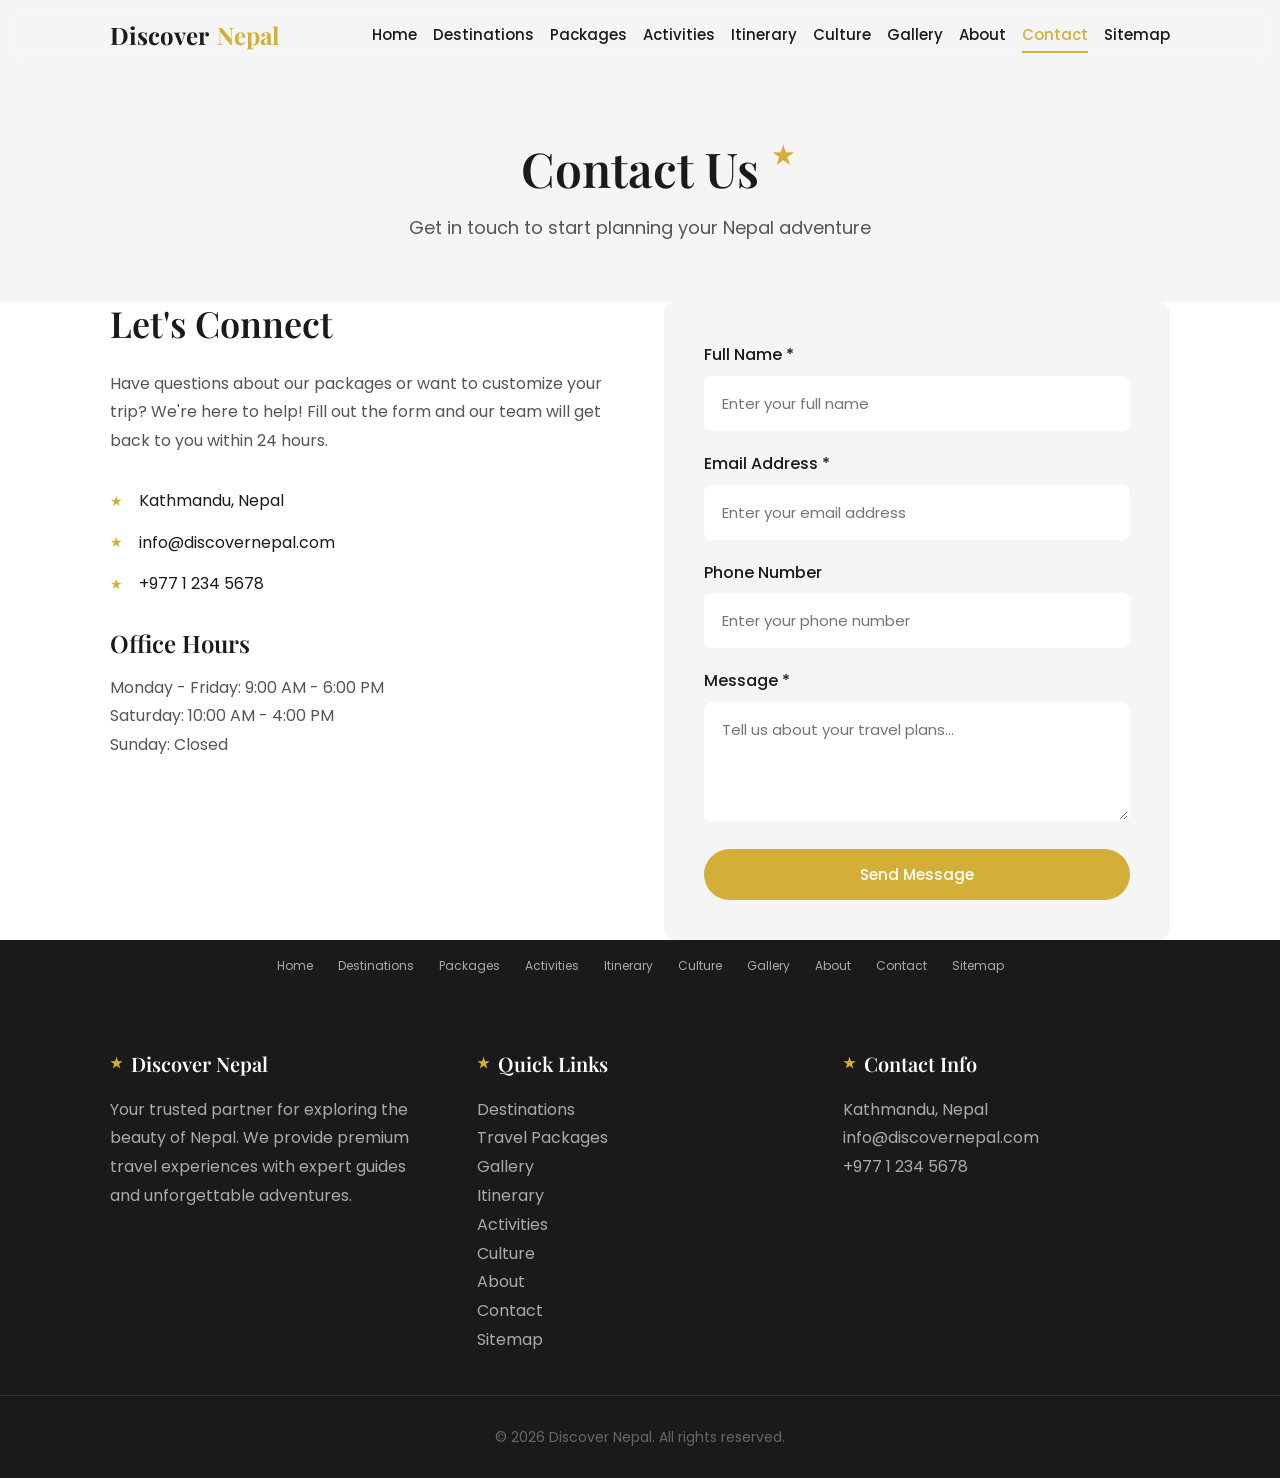
<file: contact.html>
<!DOCTYPE html>
<html lang="en">
<head>
    <meta charset="UTF-8">
    <meta name="viewport" content="width=device-width, initial-scale=1.0">
    <title>Contact - Discover Nepal</title>
    <meta name="description" content="Contact Discover Nepal to plan your dream Himalayan adventure. Get in touch with our travel experts for customized packages and expert guidance.">
    <link rel="icon" href="data:image/svg+xml,<svg xmlns='http://www.w3.org/2000/svg' viewBox='0 0 100 100'><text y='.9em' font-size='90'>🏔️</text></svg>">
    <link rel="preconnect" href="https://fonts.googleapis.com">
    <link rel="preconnect" href="https://fonts.gstatic.com" crossorigin>
    <link href="https://fonts.googleapis.com/css2?family=Playfair+Display:wght@400;500;600;700&family=Poppins:wght@300;400;500;600;700&display=swap" rel="stylesheet">
    <link rel="stylesheet" href="assets/css/styles.css">
</head>
<body>
    <div class="loading-overlay" id="loading">
        <div class="loading-spinner"></div>
    </div>
    <div class="scroll-progress"></div>
    
    <nav class="navbar" aria-label="Main navigation">
        <div class="nav-container">
            <a href="index.html" class="nav-logo">Discover <span>Nepal</span></a>
<ul class="nav-links">
                <li><a href="index.html">Home</a></li>
                <li><a href="destinations.html">Destinations</a></li>
                <li><a href="packages.html">Packages</a></li>
                <li><a href="activities.html">Activities</a></li>
                <li><a href="itinerary.html">Itinerary</a></li>
                <li><a href="culture.html">Culture</a></li>
                <li><a href="gallery.html">Gallery</a></li>
                <li><a href="about.html">About</a></li>
                <li><a href="contact.html" class="active">Contact</a></li>
                <li><a href="sitemap.html">Sitemap</a></li>
            </ul>
            <div class="hamburger">
                <span></span>
                <span></span>
                <span></span>
            </div>
        </div>
    </nav>

    <section class="page-header">
        <div class="container">
            <h1>Contact Us</h1>
            <p>Get in touch to start planning your Nepal adventure</p>
        </div>
    </section>

    <section class="contact-section">
        <div class="contact-container fade-in">
            <div class="contact-info">
                <h2>Let's Connect</h2>
                <p>Have questions about our packages or want to customize your trip? We're here to help! Fill out the form and our team will get back to you within 24 hours.</p>
                <ul class="contact-details">
                    <li>Kathmandu, Nepal</li>
                    <li><a href="mailto:info@discovernepal.com">info@discovernepal.com</a></li>
                    <li>+977 1 234 5678</li>
                </ul>
                <div style="margin-top: 32px;">
                    <h3 style="margin-bottom: 16px;">Office Hours</h3>
                    <p style="color: var(--text-secondary);">Monday - Friday: 9:00 AM - 6:00 PM<br>Saturday: 10:00 AM - 4:00 PM<br>Sunday: Closed</p>
                </div>
            </div>
            <div class="contact-form">
                <div class="form-success">
                    Thank you for contacting us! We'll get back to you soon.
                </div>
                <form onsubmit="return false;">
                    <div class="form-group">
                        <label for="name">Full Name *</label>
                        <input type="text" id="name" name="name" placeholder="Enter your full name" required>
                        <span class="error-message">Please enter your name</span>
                    </div>
                    <div class="form-group">
                        <label for="email">Email Address *</label>
                        <input type="email" id="email" name="email" placeholder="Enter your email address" required>
                        <span class="error-message">Please enter a valid email</span>
                    </div>
                    <div class="form-group">
                        <label for="phone">Phone Number</label>
                        <input type="tel" id="phone" name="phone" placeholder="Enter your phone number">
                        <span class="error-message">Please enter a valid phone number</span>
                    </div>
                    <div class="form-group">
                        <label for="message">Message *</label>
                        <textarea id="message" name="message" placeholder="Tell us about your travel plans..." required></textarea>
                        <span class="error-message">Please enter your message (min 10 characters)</span>
                    </div>
                    <button type="button" class="btn btn-primary" style="width: 100%;">Send Message</button>
                </form>
            </div>
        </div>
</section>

    <nav class="secondary-nav" aria-label="Secondary navigation">
        <a href="index.html">Home</a> | <a href="destinations.html">Destinations</a> | <a href="packages.html">Packages</a> | <a href="activities.html">Activities</a> | <a href="itinerary.html">Itinerary</a> | <a href="culture.html">Culture</a> | <a href="gallery.html">Gallery</a> | <a href="about.html">About</a> | <a href="contact.html">Contact</a> | <a href="sitemap.html">Sitemap</a>
    </nav>

    <footer class="footer">
        <div class="footer-content">
            <div class="footer-section">
                <h3>Discover Nepal</h3>
                <p>Your trusted partner for exploring the beauty of Nepal. We provide premium travel experiences with expert guides and unforgettable adventures.</p>
            </div>
            <div class="footer-section">
                <h3>Quick Links</h3>
                <ul>
                    <li><a href="destinations.html">Destinations</a></li>
                    <li><a href="packages.html">Travel Packages</a></li>
                    <li><a href="gallery.html">Gallery</a></li>
                    <li><a href="itinerary.html">Itinerary</a></li>
                    <li><a href="activities.html">Activities</a></li>
                    <li><a href="culture.html">Culture</a></li>
                    <li><a href="about.html">About</a></li>
                    <li><a href="contact.html">Contact</a></li>
                    <li><a href="sitemap.html">Sitemap</a></li>
                </ul>
            </div>
            <div class="footer-section">
                <h3>Contact Info</h3>
                <ul>
                    <li>Kathmandu, Nepal</li>
                    <li><a href="mailto:info@discovernepal.com">info@discovernepal.com</a></li>
                    <li>+977 1 234 5678</li>
                </ul>
                
            </div>
        </div>
        <div class="footer-bottom">
            <p>&copy; 2026 Discover Nepal. All rights reserved.</p>
        </div>
    </footer>

    <button class="back-to-top" aria-label="Back to top">&#8593;</button>
    <script src="assets/js/main.js"></script>
</body>
</html>
</file>
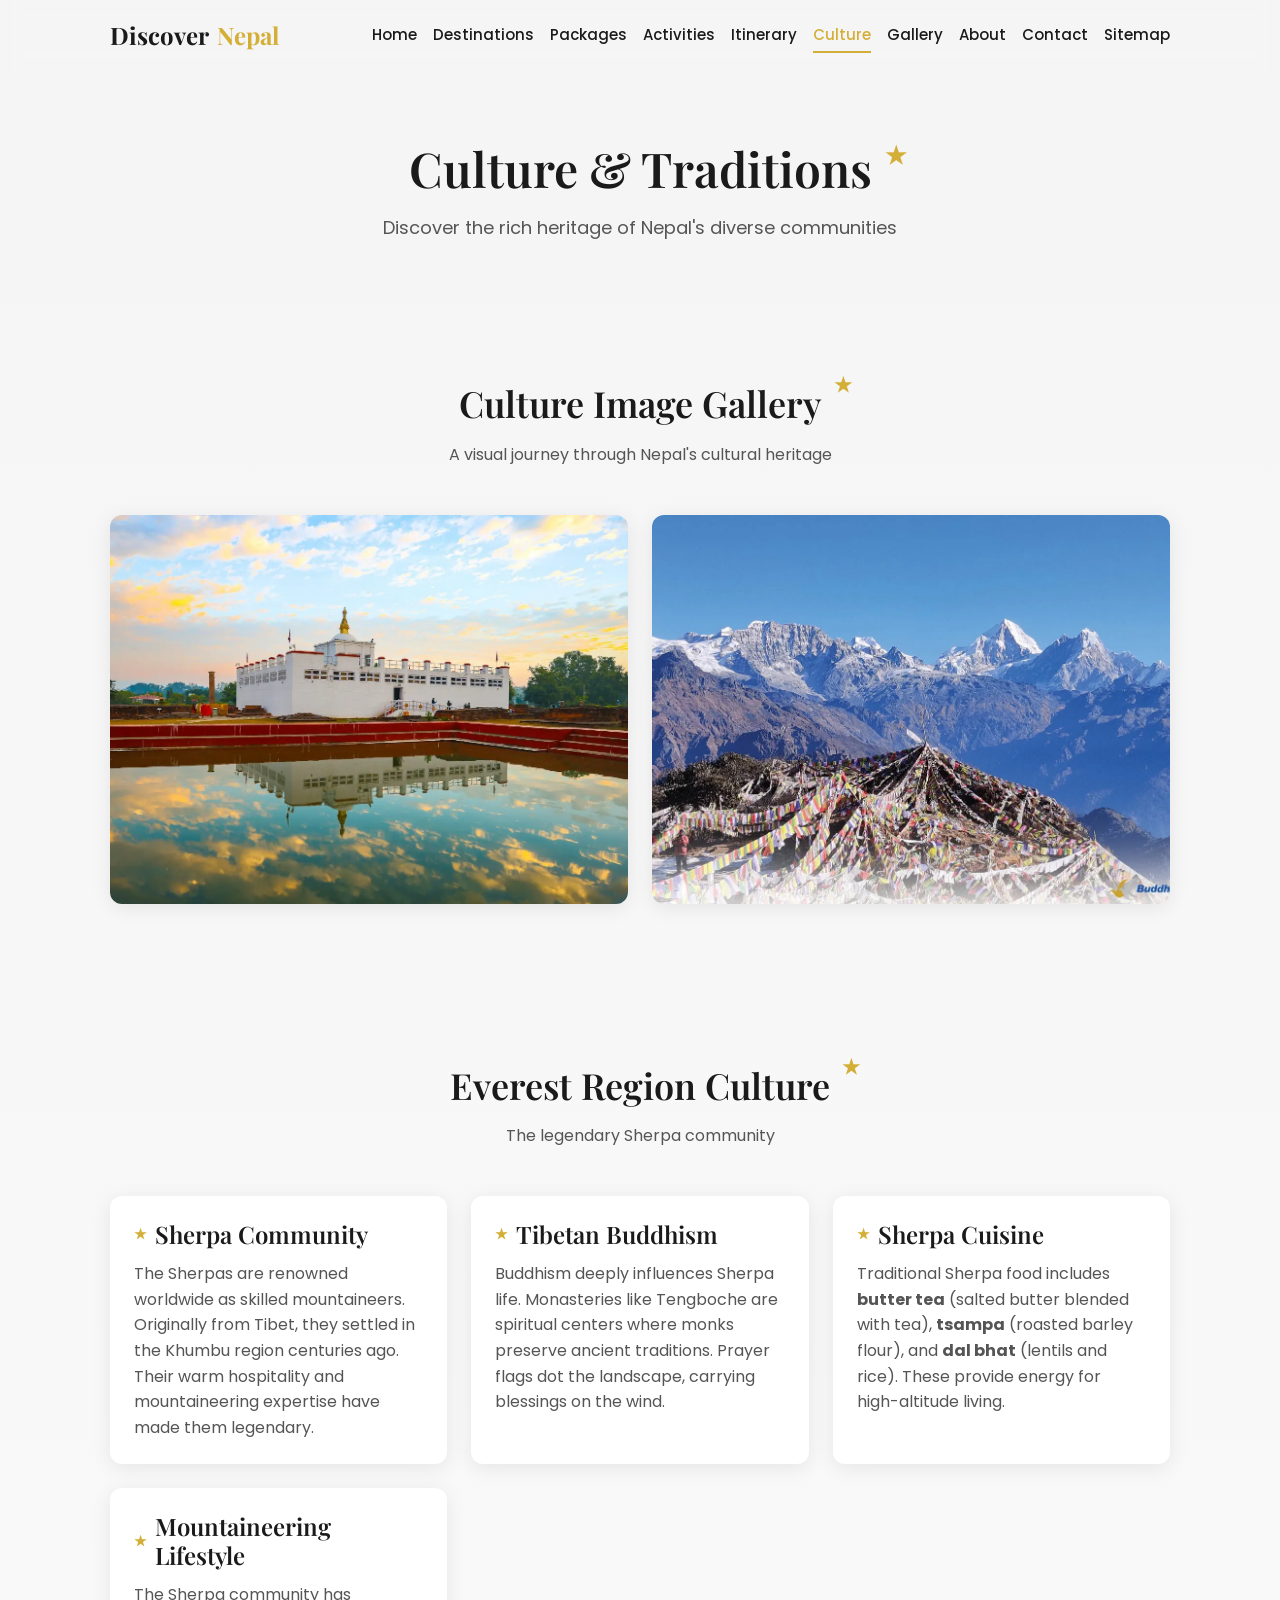
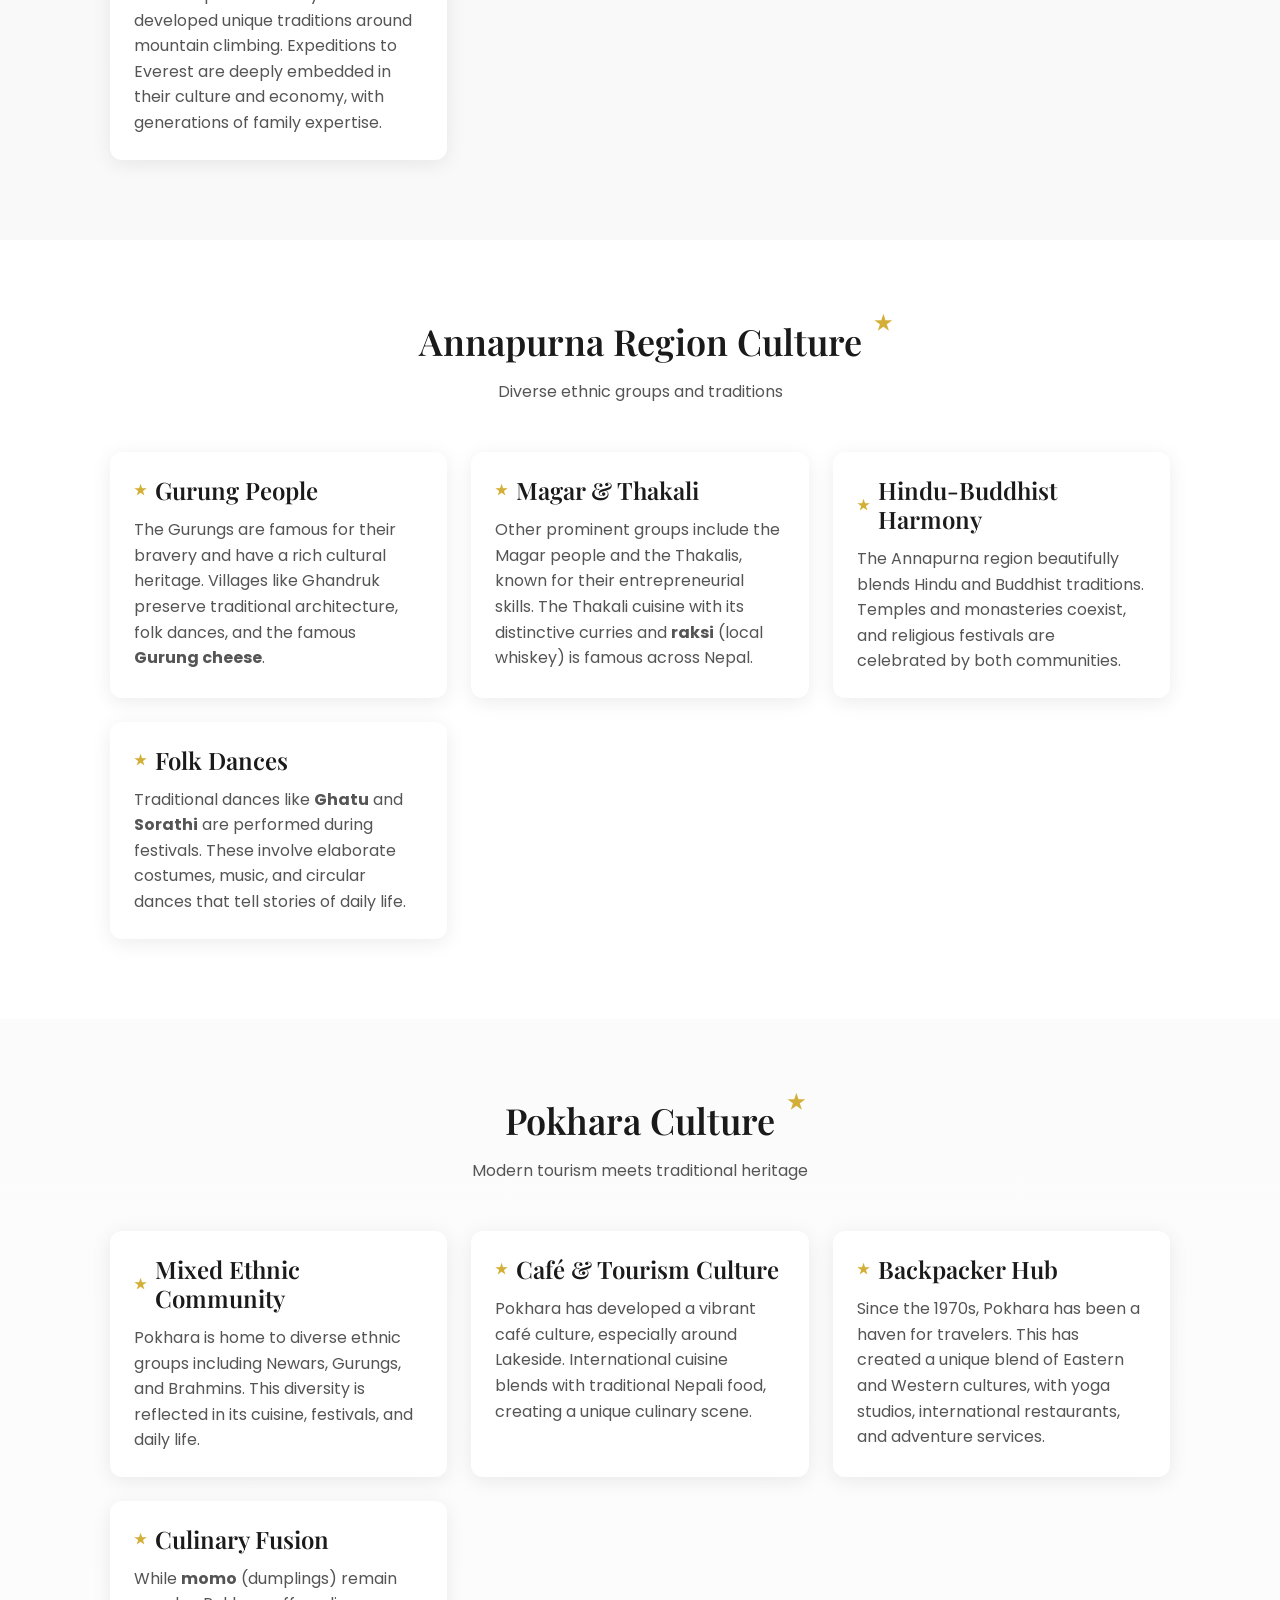
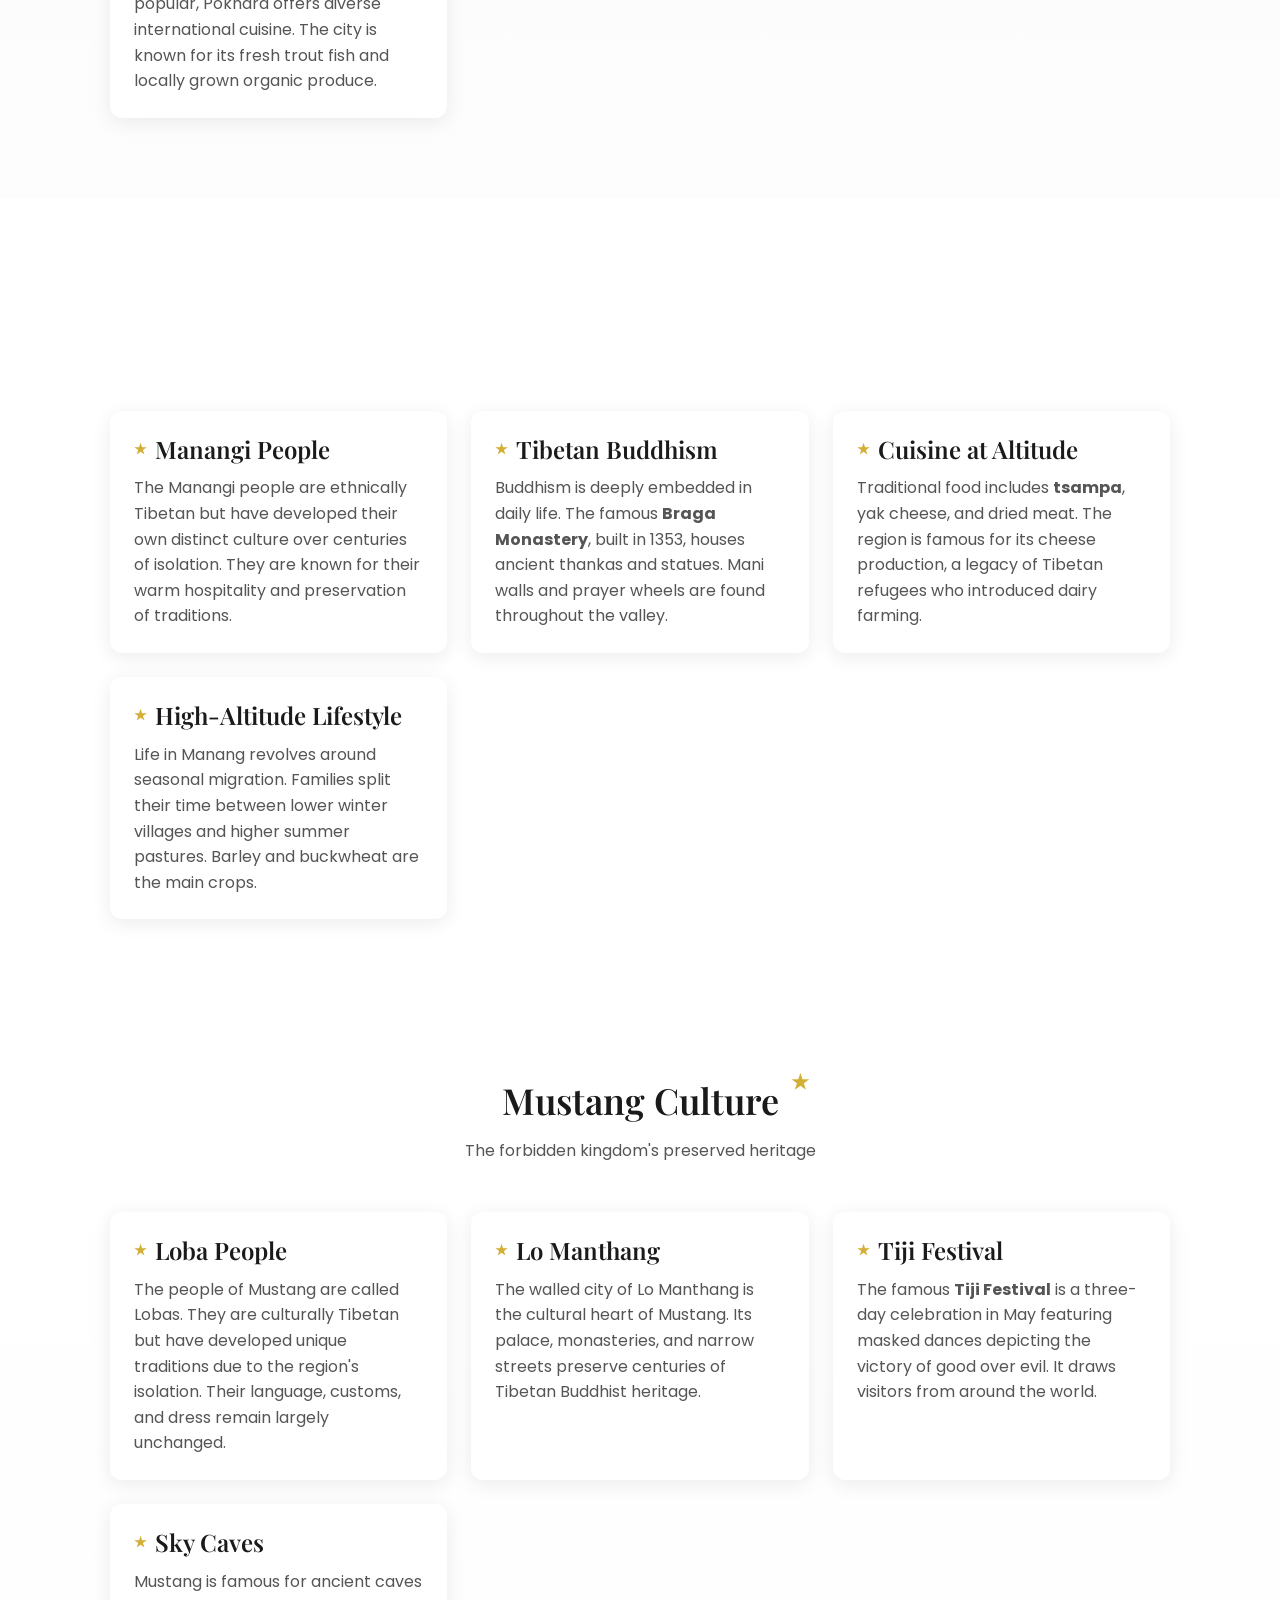
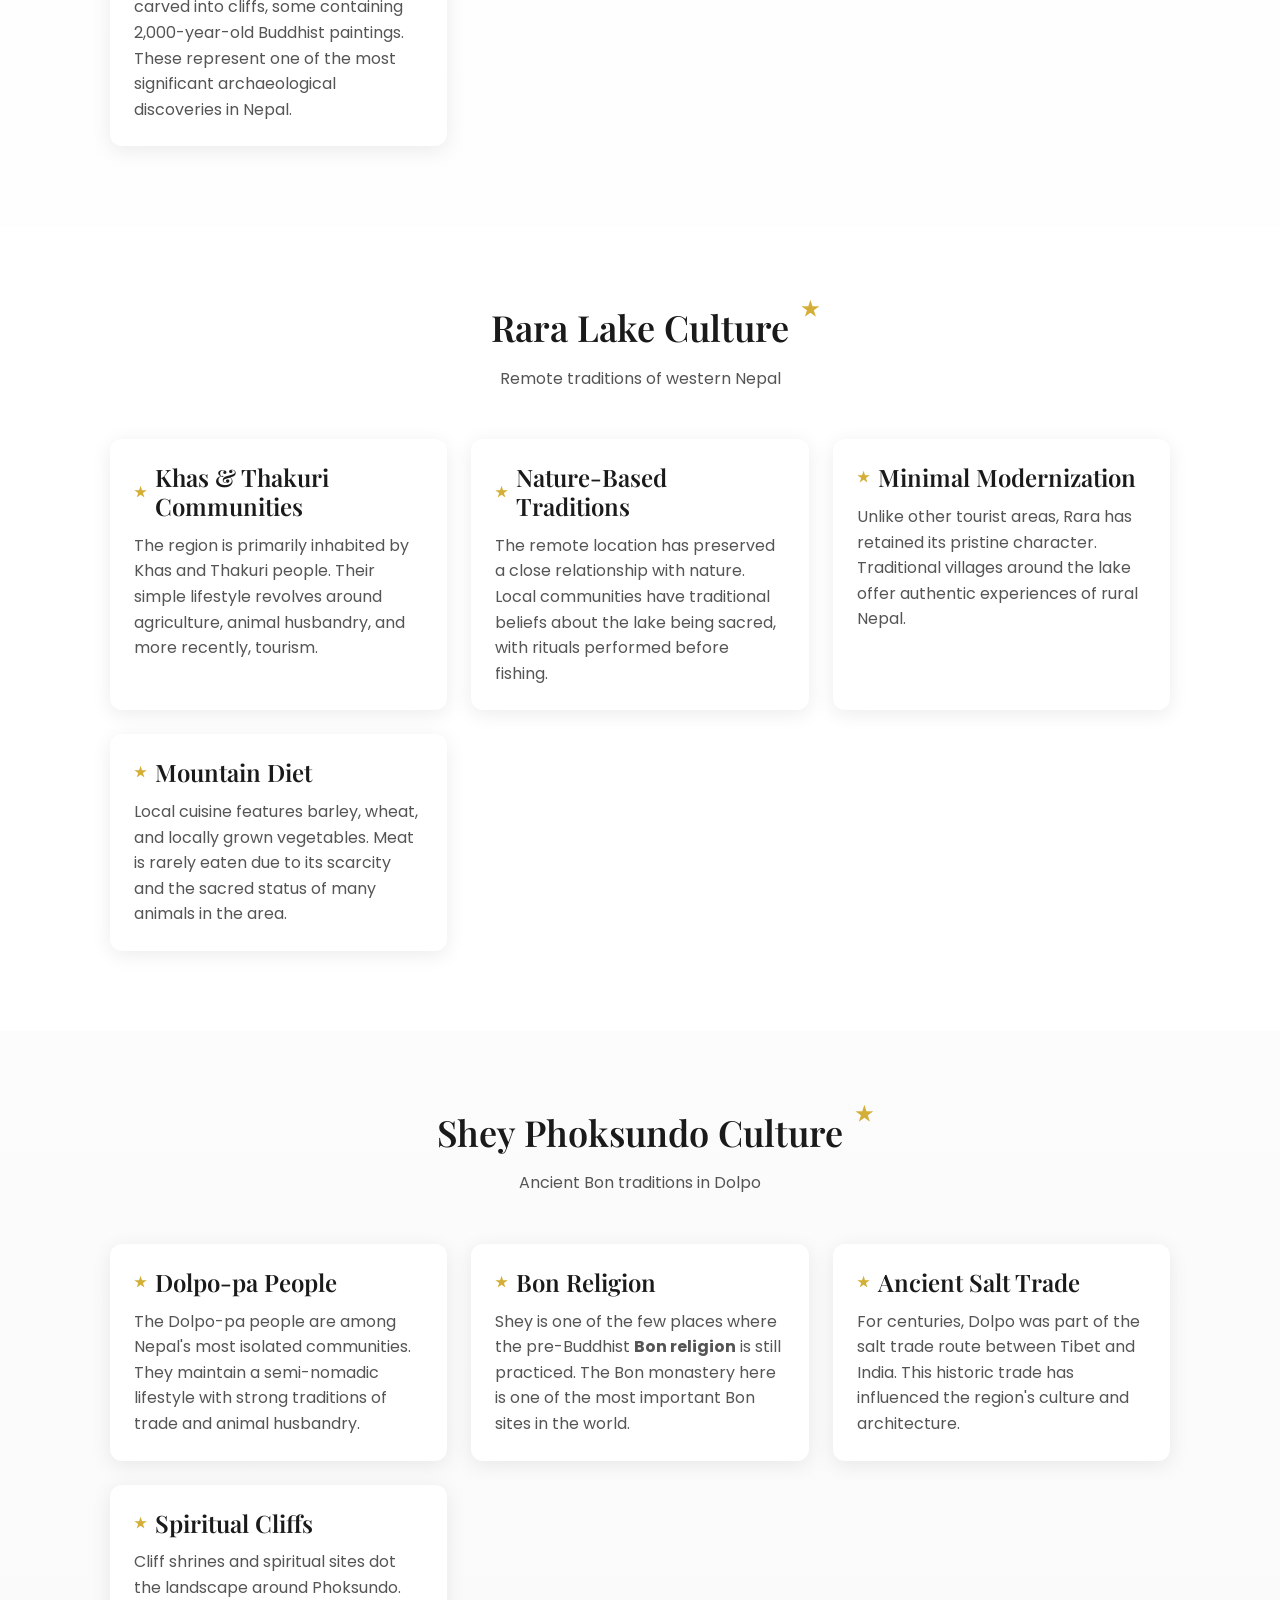
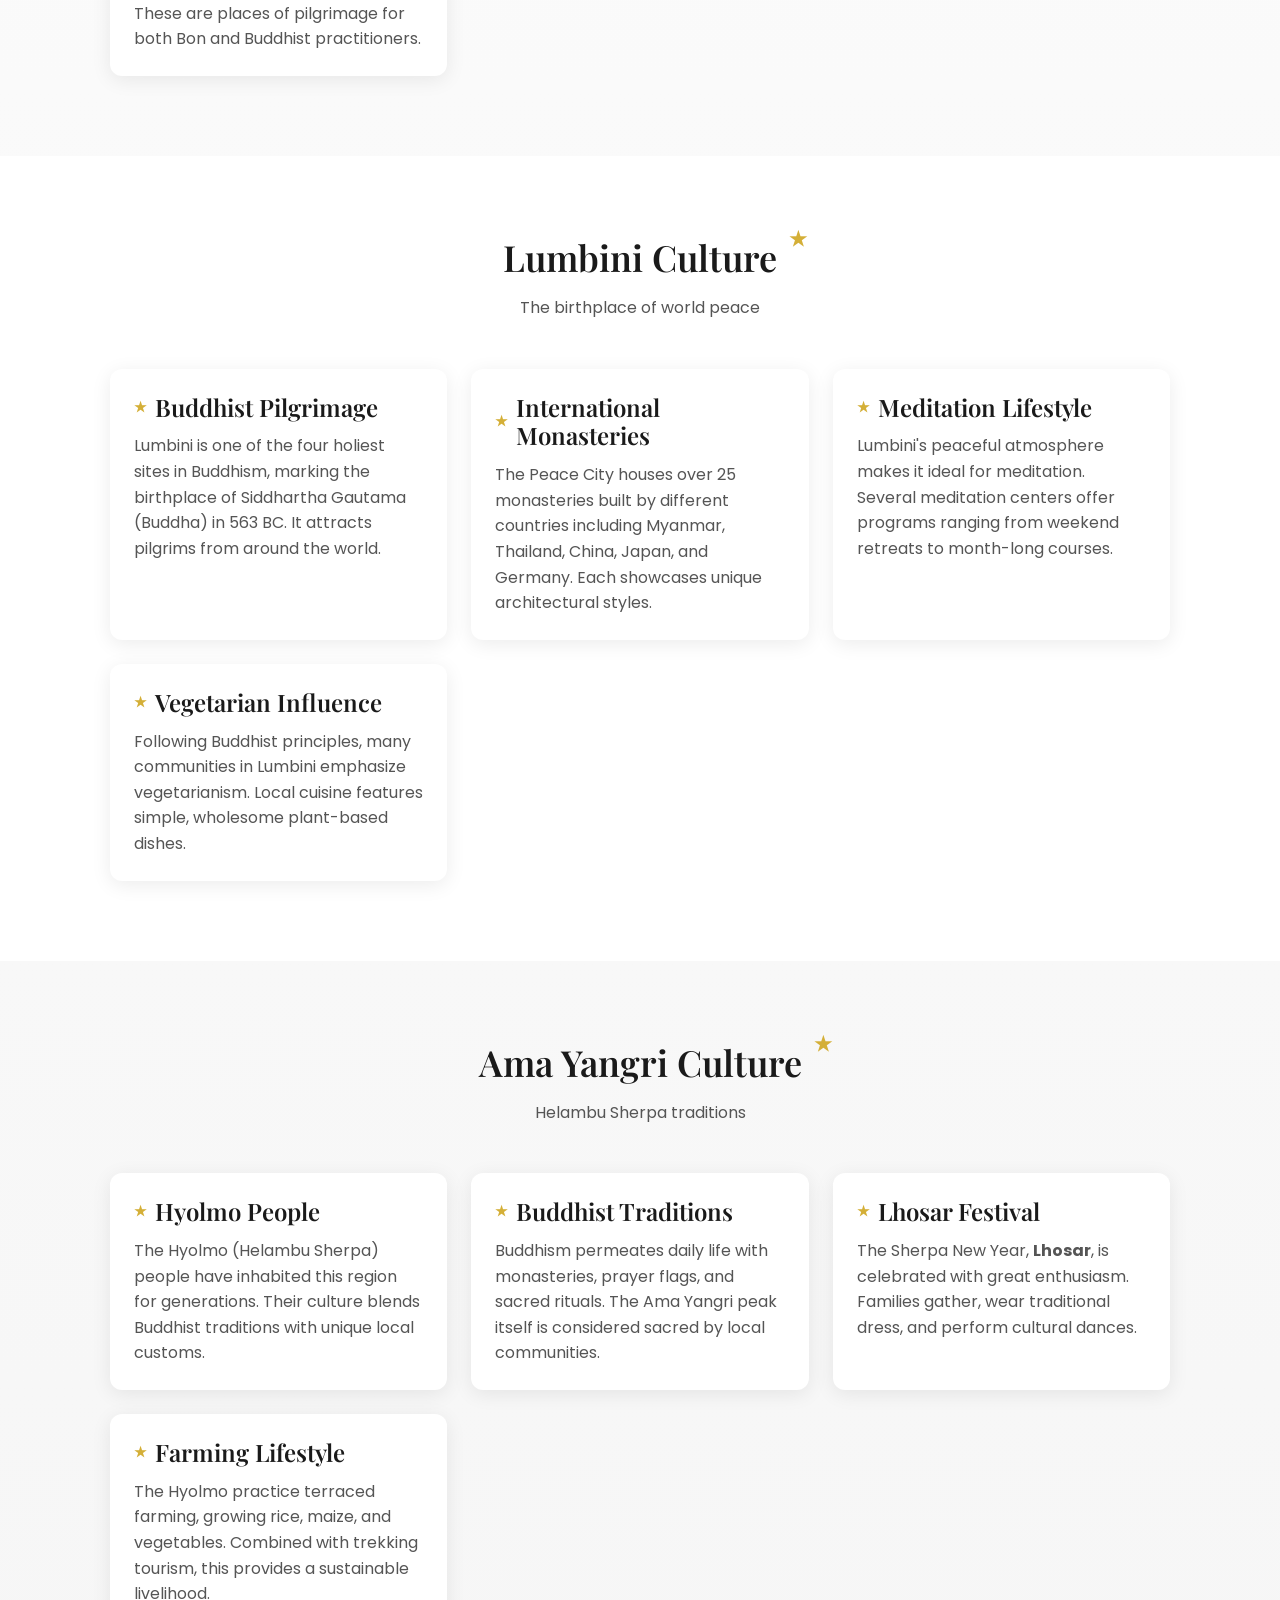
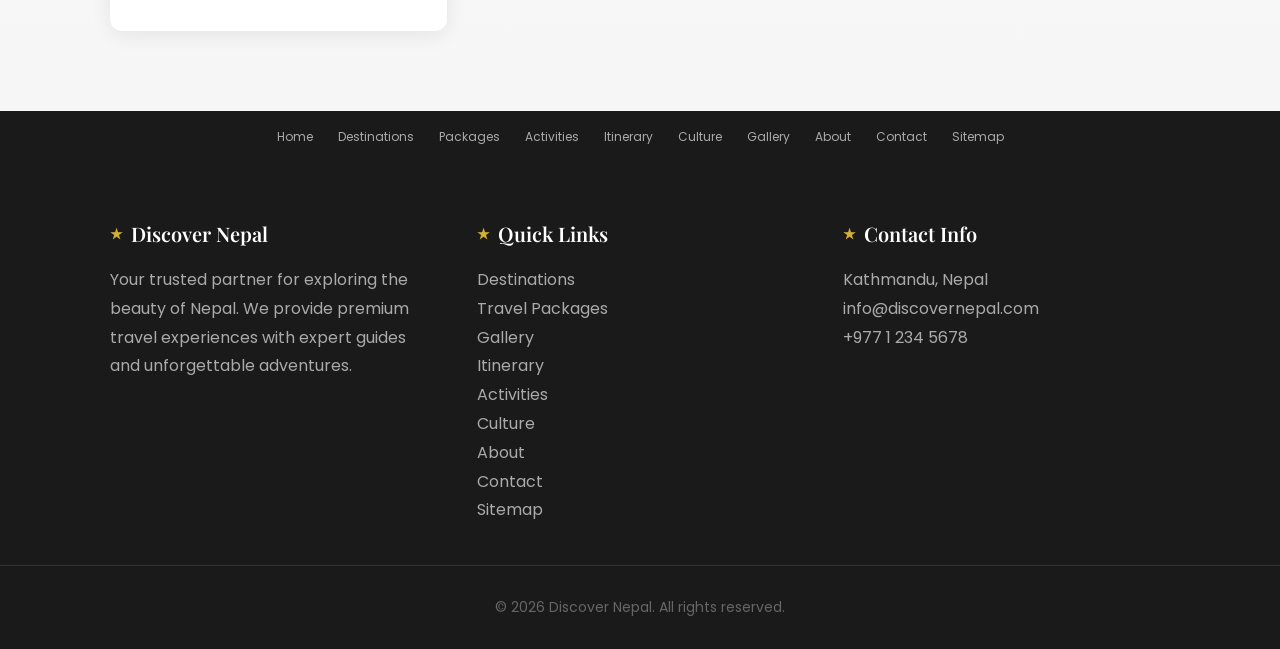
<file: culture.html>
<!DOCTYPE html>
<html lang="en">
<head>
    <meta charset="UTF-8">
    <meta name="viewport" content="width=device-width, initial-scale=1.0">
    <title>Culture - Discover Nepal</title>
    <meta name="description" content="Explore the rich cultural heritage of Nepal's diverse communities - Sherpa, Gurung, Thakali, Loba, and more. Traditional cuisine, festivals, and traditions.">
    <link rel="icon" href="data:image/svg+xml,<svg xmlns='http://www.w3.org/2000/svg' viewBox='0 0 100 100'><text y='.9em' font-size='90'>🏔️</text></svg>">
    <link rel="preconnect" href="https://fonts.googleapis.com">
    <link rel="preconnect" href="https://fonts.gstatic.com" crossorigin>
    <link href="https://fonts.googleapis.com/css2?family=Playfair+Display:wght@400;500;600;700&family=Poppins:wght@300;400;500;600;700&display=swap" rel="stylesheet">
    <link rel="stylesheet" href="assets/css/styles.css">
</head>
<body>
    <div class="loading-overlay" id="loading">
        <div class="loading-spinner"></div>
    </div>
    <div class="scroll-progress"></div>
    
    <nav class="navbar" aria-label="Main navigation">
        <div class="nav-container">
            <a href="index.html" class="nav-logo">Discover <span>Nepal</span></a>
<ul class="nav-links">
                <li><a href="index.html">Home</a></li>
                <li><a href="destinations.html">Destinations</a></li>
                <li><a href="packages.html">Packages</a></li>
                <li><a href="activities.html">Activities</a></li>
                <li><a href="itinerary.html">Itinerary</a></li>
                <li><a href="culture.html" class="active">Culture</a></li>
                <li><a href="gallery.html">Gallery</a></li>
                <li><a href="about.html">About</a></li>
                <li><a href="contact.html">Contact</a></li>
                <li><a href="sitemap.html">Sitemap</a></li>
            </ul>
            <div class="hamburger">
                <span></span>
                <span></span>
                <span></span>
            </div>
        </div>
    </nav>

    <section class="page-header">
        <div class="container">
            <h1>Culture & Traditions</h1>
            <p>Discover the rich heritage of Nepal's diverse communities</p>
        </div>
    </section>

    <section class="section">
        <div class="container">
            <div class="section-header fade-in">
                <h2>Culture Image Gallery</h2>
                <p>A visual journey through Nepal's cultural heritage</p>
            </div>
            <div class="cards-grid">
              <div class="card fade-in">
                <div class="card-image">
                  <img loading="lazy" src="assets/images/lumbini.webp" alt="Lumbini, birthplace of Buddha">
                </div>
              </div>
              <div class="card fade-in">
                <div class="card-image">
                  <img loading="lazy" src="assets/images/aama.webp" alt="Nepali woman in traditional attire">
                </div>
              </div>
            </div>
        </div>
    </section>

    <section class="section">
        <div class="container">
            <div class="section-header fade-in">
                <h2>Everest Region Culture</h2>
                <p>The legendary Sherpa community</p>
            </div>
            <div class="cards-grid">
                <div class="card fade-in">
                    <div class="card-content">
                        <h3>Sherpa Community</h3>
                        <p>The Sherpas are renowned worldwide as skilled mountaineers. Originally from Tibet, they settled in the Khumbu region centuries ago. Their warm hospitality and mountaineering expertise have made them legendary.</p>
                    </div>
                </div>
                <div class="card fade-in">
                    <div class="card-content">
                        <h3>Tibetan Buddhism</h3>
                        <p>Buddhism deeply influences Sherpa life. Monasteries like Tengboche are spiritual centers where monks preserve ancient traditions. Prayer flags dot the landscape, carrying blessings on the wind.</p>
                    </div>
                </div>
                <div class="card fade-in">
                    <div class="card-content">
                        <h3>Sherpa Cuisine</h3>
                        <p>Traditional Sherpa food includes <strong>butter tea</strong> (salted butter blended with tea), <strong>tsampa</strong> (roasted barley flour), and <strong>dal bhat</strong> (lentils and rice). These provide energy for high-altitude living.</p>
                    </div>
                </div>
                <div class="card fade-in">
                    <div class="card-content">
                        <h3>Mountaineering Lifestyle</h3>
                        <p>The Sherpa community has developed unique traditions around mountain climbing. Expeditions to Everest are deeply embedded in their culture and economy, with generations of family expertise.</p>
                    </div>
                </div>
            </div>
        </div>
    </section>

    <section class="section" style="background: var(--bg-white);">
        <div class="container">
            <div class="section-header fade-in">
                <h2>Annapurna Region Culture</h2>
                <p>Diverse ethnic groups and traditions</p>
            </div>
            <div class="cards-grid">
                <div class="card fade-in">
                    <div class="card-content">
                        <h3>Gurung People</h3>
                        <p>The Gurungs are famous for their bravery and have a rich cultural heritage. Villages like Ghandruk preserve traditional architecture, folk dances, and the famous <strong>Gurung cheese</strong>.</p>
                    </div>
                </div>
                <div class="card fade-in">
                    <div class="card-content">
                        <h3>Magar & Thakali</h3>
                        <p>Other prominent groups include the Magar people and the Thakalis, known for their entrepreneurial skills. The Thakali cuisine with its distinctive curries and <strong>raksi</strong> (local whiskey) is famous across Nepal.</p>
                    </div>
                </div>
                <div class="card fade-in">
                    <div class="card-content">
                        <h3>Hindu-Buddhist Harmony</h3>
                        <p>The Annapurna region beautifully blends Hindu and Buddhist traditions. Temples and monasteries coexist, and religious festivals are celebrated by both communities.</p>
                    </div>
                </div>
                <div class="card fade-in">
                    <div class="card-content">
                        <h3>Folk Dances</h3>
                        <p>Traditional dances like <strong>Ghatu</strong> and <strong>Sorathi</strong> are performed during festivals. These involve elaborate costumes, music, and circular dances that tell stories of daily life.</p>
                    </div>
                </div>
            </div>
        </div>
    </section>

    <section class="section">
        <div class="container">
            <div class="section-header fade-in">
                <h2>Pokhara Culture</h2>
                <p>Modern tourism meets traditional heritage</p>
            </div>
            <div class="cards-grid">
                <div class="card fade-in">
                    <div class="card-content">
                        <h3>Mixed Ethnic Community</h3>
                        <p>Pokhara is home to diverse ethnic groups including Newars, Gurungs, and Brahmins. This diversity is reflected in its cuisine, festivals, and daily life.</p>
                    </div>
                </div>
                <div class="card fade-in">
                    <div class="card-content">
                        <h3>Café & Tourism Culture</h3>
                        <p>Pokhara has developed a vibrant café culture, especially around Lakeside. International cuisine blends with traditional Nepali food, creating a unique culinary scene.</p>
                    </div>
                </div>
                <div class="card fade-in">
                    <div class="card-content">
                        <h3>Backpacker Hub</h3>
                        <p>Since the 1970s, Pokhara has been a haven for travelers. This has created a unique blend of Eastern and Western cultures, with yoga studios, international restaurants, and adventure services.</p>
                    </div>
                </div>
                <div class="card fade-in">
                    <div class="card-content">
                        <h3>Culinary Fusion</h3>
                        <p>While <strong>momo</strong> (dumplings) remain popular, Pokhara offers diverse international cuisine. The city is known for its fresh trout fish and locally grown organic produce.</p>
                    </div>
                </div>
            </div>
        </div>
    </section>

    <section class="section" style="background: var(--bg-white);">
        <div class="container">
            <div class="section-header fade-in">
                <h2>Manang Culture</h2>
                <p>Tibetan traditions in the high Himalayas</p>
            </div>
            <div class="cards-grid">
                <div class="card fade-in">
                    <div class="card-content">
                        <h3>Manangi People</h3>
                        <p>The Manangi people are ethnically Tibetan but have developed their own distinct culture over centuries of isolation. They are known for their warm hospitality and preservation of traditions.</p>
                    </div>
                </div>
                <div class="card fade-in">
                    <div class="card-content">
                        <h3>Tibetan Buddhism</h3>
                        <p> Buddhism is deeply embedded in daily life. The famous <strong>Braga Monastery</strong>, built in 1353, houses ancient thankas and statues. Mani walls and prayer wheels are found throughout the valley.</p>
                    </div>
                </div>
                <div class="card fade-in">
                    <div class="card-content">
                        <h3>Cuisine at Altitude</h3>
                        <p>Traditional food includes <strong>tsampa</strong>, yak cheese, and dried meat. The region is famous for its cheese production, a legacy of Tibetan refugees who introduced dairy farming.</p>
                    </div>
                </div>
                <div class="card fade-in">
                    <div class="card-content">
                        <h3>High-Altitude Lifestyle</h3>
                        <p>Life in Manang revolves around seasonal migration. Families split their time between lower winter villages and higher summer pastures. Barley and buckwheat are the main crops.</p>
                    </div>
                </div>
            </div>
        </div>
    </section>

    <section class="section">
        <div class="container">
            <div class="section-header fade-in">
                <h2>Mustang Culture</h2>
                <p>The forbidden kingdom's preserved heritage</p>
            </div>
            <div class="cards-grid">
                <div class="card fade-in">
                    <div class="card-content">
                        <h3>Loba People</h3>
                        <p>The people of Mustang are called Lobas. They are culturally Tibetan but have developed unique traditions due to the region's isolation. Their language, customs, and dress remain largely unchanged.</p>
                    </div>
                </div>
                <div class="card fade-in">
                    <div class="card-content">
                        <h3>Lo Manthang</h3>
                        <p>The walled city of Lo Manthang is the cultural heart of Mustang. Its palace, monasteries, and narrow streets preserve centuries of Tibetan Buddhist heritage.</p>
                    </div>
                </div>
                <div class="card fade-in">
                    <div class="card-content">
                        <h3>Tiji Festival</h3>
                        <p>The famous <strong>Tiji Festival</strong> is a three-day celebration in May featuring masked dances depicting the victory of good over evil. It draws visitors from around the world.</p>
                    </div>
                </div>
                <div class="card fade-in">
                    <div class="card-content">
                        <h3>Sky Caves</h3>
                        <p>Mustang is famous for ancient caves carved into cliffs, some containing 2,000-year-old Buddhist paintings. These represent one of the most significant archaeological discoveries in Nepal.</p>
                    </div>
                </div>
            </div>
        </div>
    </section>

    <section class="section" style="background: var(--bg-white);">
        <div class="container">
            <div class="section-header fade-in">
                <h2>Rara Lake Culture</h2>
                <p>Remote traditions of western Nepal</p>
            </div>
            <div class="cards-grid">
                <div class="card fade-in">
                    <div class="card-content">
                        <h3>Khas & Thakuri Communities</h3>
                        <p>The region is primarily inhabited by Khas and Thakuri people. Their simple lifestyle revolves around agriculture, animal husbandry, and more recently, tourism.</p>
                    </div>
                </div>
                <div class="card fade-in">
                    <div class="card-content">
                        <h3>Nature-Based Traditions</h3>
                        <p>The remote location has preserved a close relationship with nature. Local communities have traditional beliefs about the lake being sacred, with rituals performed before fishing.</p>
                    </div>
                </div>
                <div class="card fade-in">
                    <div class="card-content">
                        <h3>Minimal Modernization</h3>
                        <p>Unlike other tourist areas, Rara has retained its pristine character. Traditional villages around the lake offer authentic experiences of rural Nepal.</p>
                    </div>
                </div>
                <div class="card fade-in">
                    <div class="card-content">
                        <h3>Mountain Diet</h3>
                        <p>Local cuisine features barley, wheat, and locally grown vegetables. Meat is rarely eaten due to its scarcity and the sacred status of many animals in the area.</p>
                    </div>
                </div>
            </div>
        </div>
    </section>

    <section class="section">
        <div class="container">
            <div class="section-header fade-in">
                <h2>Shey Phoksundo Culture</h2>
                <p>Ancient Bon traditions in Dolpo</p>
            </div>
            <div class="cards-grid">
                <div class="card fade-in">
                    <div class="card-content">
                        <h3>Dolpo-pa People</h3>
                        <p>The Dolpo-pa people are among Nepal's most isolated communities. They maintain a semi-nomadic lifestyle with strong traditions of trade and animal husbandry.</p>
                    </div>
                </div>
                <div class="card fade-in">
                    <div class="card-content">
                        <h3>Bon Religion</h3>
                        <p>Shey is one of the few places where the pre-Buddhist <strong>Bon religion</strong> is still practiced. The Bon monastery here is one of the most important Bon sites in the world.</p>
                    </div>
                </div>
                <div class="card fade-in">
                    <div class="card-content">
                        <h3>Ancient Salt Trade</h3>
                        <p>For centuries, Dolpo was part of the salt trade route between Tibet and India. This historic trade has influenced the region's culture and architecture.</p>
                    </div>
                </div>
                <div class="card fade-in">
                    <div class="card-content">
                        <h3>Spiritual Cliffs</h3>
                        <p>Cliff shrines and spiritual sites dot the landscape around Phoksundo. These are places of pilgrimage for both Bon and Buddhist practitioners.</p>
                    </div>
                </div>
            </div>
        </div>
    </section>

    <section class="section" style="background: var(--bg-white);">
        <div class="container">
            <div class="section-header fade-in">
                <h2>Lumbini Culture</h2>
                <p>The birthplace of world peace</p>
            </div>
            <div class="cards-grid">
                <div class="card fade-in">
                    <div class="card-content">
                        <h3>Buddhist Pilgrimage</h3>
                        <p>Lumbini is one of the four holiest sites in Buddhism, marking the birthplace of Siddhartha Gautama (Buddha) in 563 BC. It attracts pilgrims from around the world.</p>
                    </div>
                </div>
                <div class="card fade-in">
                    <div class="card-content">
                        <h3>International Monasteries</h3>
                        <p>The Peace City houses over 25 monasteries built by different countries including Myanmar, Thailand, China, Japan, and Germany. Each showcases unique architectural styles.</p>
                    </div>
                </div>
                <div class="card fade-in">
                    <div class="card-content">
                        <h3>Meditation Lifestyle</h3>
                        <p>Lumbini's peaceful atmosphere makes it ideal for meditation. Several meditation centers offer programs ranging from weekend retreats to month-long courses.</p>
                    </div>
                </div>
                <div class="card fade-in">
                    <div class="card-content">
                        <h3>Vegetarian Influence</h3>
                        <p>Following Buddhist principles, many communities in Lumbini emphasize vegetarianism. Local cuisine features simple, wholesome plant-based dishes.</p>
                    </div>
                </div>
            </div>
        </div>
    </section>

    <section class="section">
        <div class="container">
            <div class="section-header fade-in">
                <h2>Ama Yangri Culture</h2>
                <p>Helambu Sherpa traditions</p>
            </div>
            <div class="cards-grid">
                <div class="card fade-in">
                    <div class="card-content">
                        <h3>Hyolmo People</h3>
                        <p>The Hyolmo (Helambu Sherpa) people have inhabited this region for generations. Their culture blends Buddhist traditions with unique local customs.</p>
                    </div>
                </div>
                <div class="card fade-in">
                    <div class="card-content">
                        <h3>Buddhist Traditions</h3>
                        <p>Buddhism permeates daily life with monasteries, prayer flags, and sacred rituals. The Ama Yangri peak itself is considered sacred by local communities.</p>
                    </div>
                </div>
                <div class="card fade-in">
                    <div class="card-content">
                        <h3>Lhosar Festival</h3>
                        <p>The Sherpa New Year, <strong>Lhosar</strong>, is celebrated with great enthusiasm. Families gather, wear traditional dress, and perform cultural dances.</p>
                    </div>
                </div>
                <div class="card fade-in">
                    <div class="card-content">
                        <h3>Farming Lifestyle</h3>
                        <p>The Hyolmo practice terraced farming, growing rice, maize, and vegetables. Combined with trekking tourism, this provides a sustainable livelihood.</p>
                    </div>
                </div>
            </div>
        </div>
</section>

    <nav class="secondary-nav" aria-label="Secondary navigation">
        <a href="index.html">Home</a> | <a href="destinations.html">Destinations</a> | <a href="packages.html">Packages</a> | <a href="activities.html">Activities</a> | <a href="itinerary.html">Itinerary</a> | <a href="culture.html">Culture</a> | <a href="gallery.html">Gallery</a> | <a href="about.html">About</a> | <a href="contact.html">Contact</a> | <a href="sitemap.html">Sitemap</a>
    </nav>

    <footer class="footer">
        <div class="footer-content">
            <div class="footer-section">
                <h3>Discover Nepal</h3>
                <p>Your trusted partner for exploring the beauty of Nepal. We provide premium travel experiences with expert guides and unforgettable adventures.</p>
            </div>
            <div class="footer-section">
                <h3>Quick Links</h3>
                <ul>
                    <li><a href="destinations.html">Destinations</a></li>
                    <li><a href="packages.html">Travel Packages</a></li>
                    <li><a href="gallery.html">Gallery</a></li>
                    <li><a href="itinerary.html">Itinerary</a></li>
                    <li><a href="activities.html">Activities</a></li>
                    <li><a href="culture.html">Culture</a></li>
                    <li><a href="about.html">About</a></li>
                    <li><a href="contact.html">Contact</a></li>
                    <li><a href="sitemap.html">Sitemap</a></li>
                </ul>
            </div>
            <div class="footer-section">
                <h3>Contact Info</h3>
                <ul>
                    <li>Kathmandu, Nepal</li>
                    <li><a href="mailto:info@discovernepal.com">info@discovernepal.com</a></li>
                    <li>+977 1 234 5678</li>
                </ul>
                
            </div>
        </div>
        <div class="footer-bottom">
            <p>&copy; 2026 Discover Nepal. All rights reserved.</p>
        </div>
    </footer>

    <button class="back-to-top" aria-label="Back to top">&#8593;</button>
    <script src="assets/js/main.js"></script>
</body>
</html>
</file>
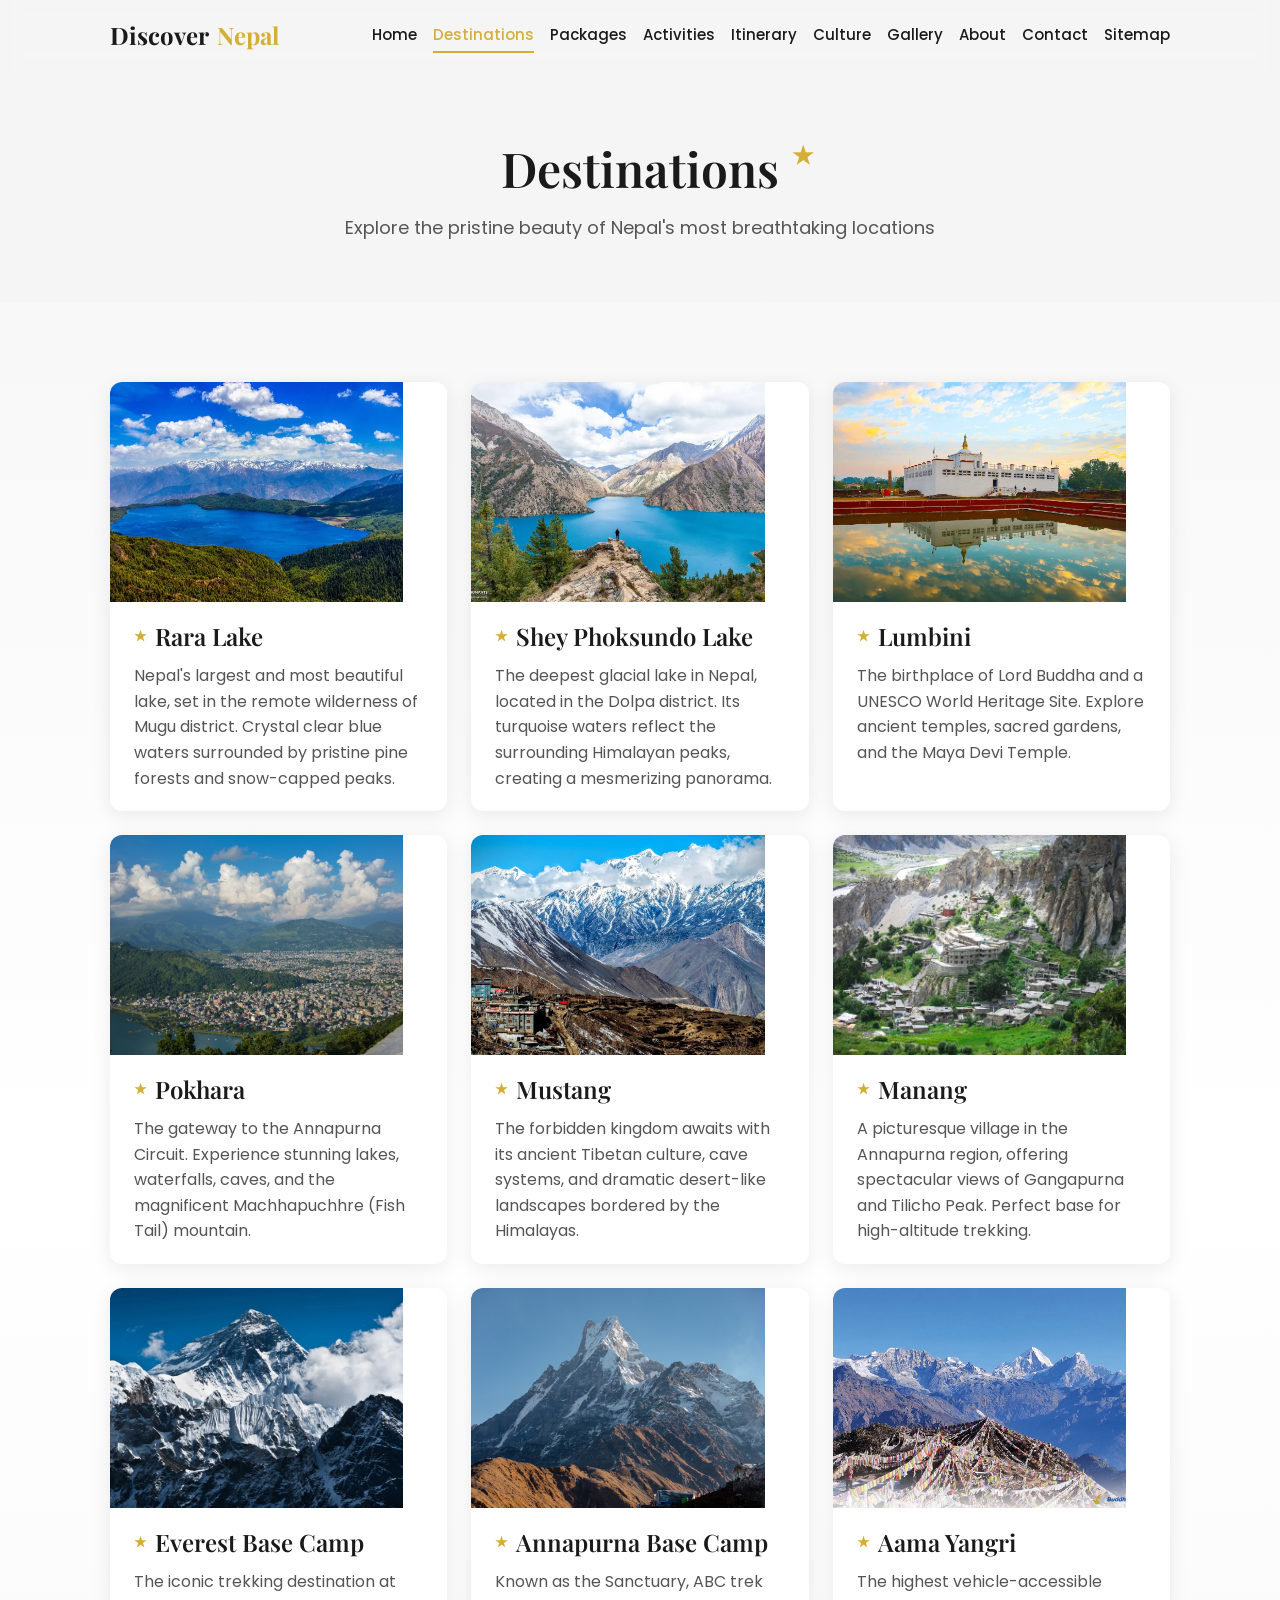
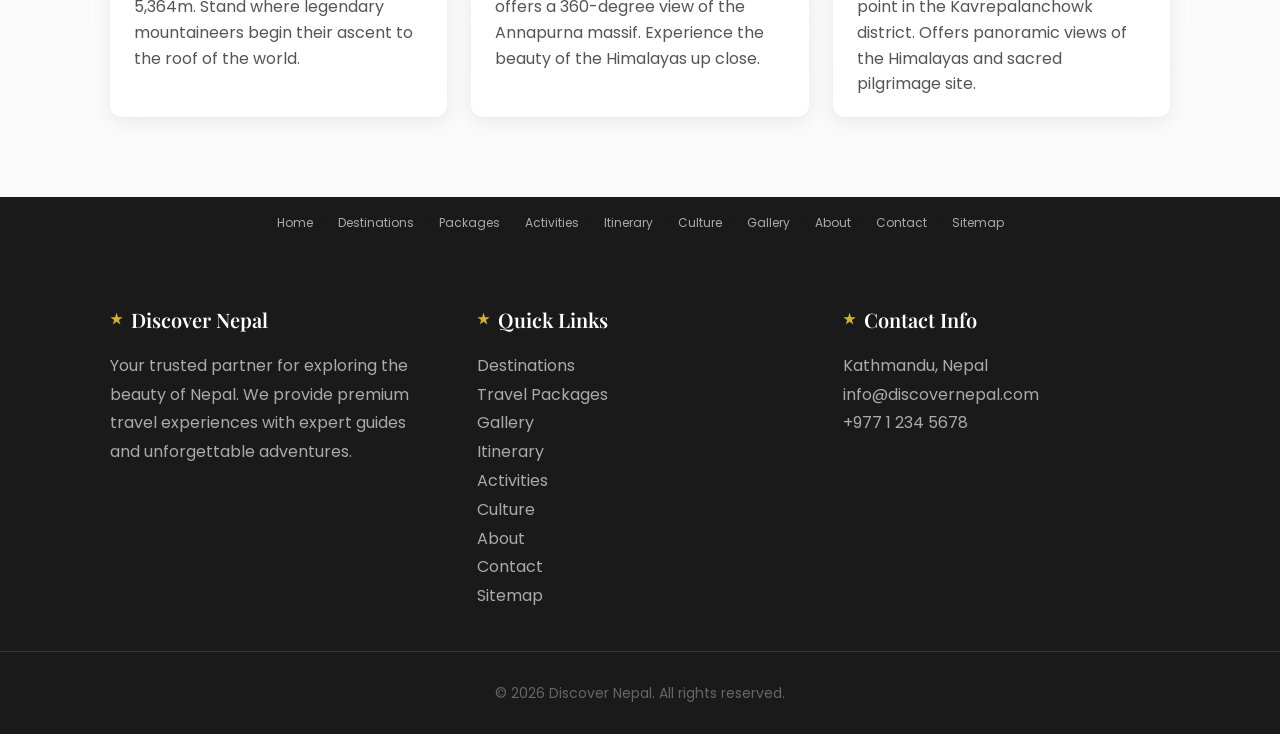
<file: destinations.html>
<!DOCTYPE html>
<html lang="en">
<head>
    <meta charset="UTF-8">
    <meta name="viewport" content="width=device-width, initial-scale=1.0">
    <title>Destinations - Discover Nepal</title>
    <meta name="description" content="Explore Nepal's most stunning destinations including Everest Base Camp, Pokhara, Mustang, Rara Lake, and Shey Phoksundo. Plan your Himalayan adventure.">
    <link rel="icon" href="data:image/svg+xml,<svg xmlns='http://www.w3.org/2000/svg' viewBox='0 0 100 100'><text y='.9em' font-size='90'>🏔️</text></svg>">
    <link rel="preconnect" href="https://fonts.googleapis.com">
    <link rel="preconnect" href="https://fonts.gstatic.com" crossorigin>
    <link href="https://fonts.googleapis.com/css2?family=Playfair+Display:wght@400;500;600;700&family=Poppins:wght@300;400;500;600;700&display=swap" rel="stylesheet">
    <link rel="stylesheet" href="assets/css/styles.css">
</head>
<body>
    <div class="loading-overlay" id="loading">
        <div class="loading-spinner"></div>
    </div>
    <div class="scroll-progress"></div>
    
    <nav class="navbar" aria-label="Main navigation">
        <div class="nav-container">
            <a href="index.html" class="nav-logo">Discover <span>Nepal</span></a>
<ul class="nav-links">
                <li><a href="index.html">Home</a></li>
                <li><a href="destinations.html" class="active">Destinations</a></li>
                <li><a href="packages.html">Packages</a></li>
                <li><a href="activities.html">Activities</a></li>
                <li><a href="itinerary.html">Itinerary</a></li>
                <li><a href="culture.html">Culture</a></li>
                <li><a href="gallery.html">Gallery</a></li>
                <li><a href="about.html">About</a></li>
                <li><a href="contact.html">Contact</a></li>
                <li><a href="sitemap.html">Sitemap</a></li>
            </ul>
            <div class="hamburger">
                <span></span>
                <span></span>
                <span></span>
            </div>
        </div>
    </nav>

    <section class="page-header">
        <div class="container">
            <h1>Destinations</h1>
            <p>Explore the pristine beauty of Nepal's most breathtaking locations</p>
        </div>
    </section>

    <section class="section">
        <div class="container">
            <div class="destinations-grid">
                <div class="destination-card fade-in">
                    <div class="card-image">
                        <img loading="lazy" src="assets/images/rara.webp" alt="Rara Lake">
                    </div>
                    <div class="card-content">
                        <h3>Rara Lake</h3>
                        <p>Nepal's largest and most beautiful lake, set in the remote wilderness of Mugu district. Crystal clear blue waters surrounded by pristine pine forests and snow-capped peaks.</p>
                    </div>
                </div>
                <div class="destination-card fade-in">
                    <div class="card-image">
                        <img loading="lazy" src="assets/images/phoksundo.webp" alt="Shey Phoksundo Lake">
                    </div>
                    <div class="card-content">
                        <h3>Shey Phoksundo Lake</h3>
                        <p>The deepest glacial lake in Nepal, located in the Dolpa district. Its turquoise waters reflect the surrounding Himalayan peaks, creating a mesmerizing panorama.</p>
                    </div>
                </div>
                <div class="destination-card fade-in">
                    <div class="card-image">
                        <img loading="lazy" src="assets/images/lumbini.webp" alt="Lumbini">
                    </div>
                    <div class="card-content">
                        <h3>Lumbini</h3>
                        <p>The birthplace of Lord Buddha and a UNESCO World Heritage Site. Explore ancient temples, sacred gardens, and the Maya Devi Temple.</p>
                    </div>
                </div>
                <div class="destination-card fade-in">
                    <div class="card-image">
                        <img loading="lazy" src="assets/images/pokhara.webp" alt="Pokhara">
                    </div>
                    <div class="card-content">
                        <h3>Pokhara</h3>
                        <p>The gateway to the Annapurna Circuit. Experience stunning lakes, waterfalls, caves, and the magnificent Machhapuchhre (Fish Tail) mountain.</p>
                    </div>
                </div>
                <div class="destination-card fade-in">
                    <div class="card-image">
                        <img loading="lazy" src="assets/images/mustang.jpg" alt="Mustang">
                    </div>
                    <div class="card-content">
                        <h3>Mustang</h3>
                        <p>The forbidden kingdom awaits with its ancient Tibetan culture, cave systems, and dramatic desert-like landscapes bordered by the Himalayas.</p>
                    </div>
                </div>
                <div class="destination-card fade-in">
                    <div class="card-image">
                        <img loading="lazy" src="assets/images/manang.webp" alt="Manang">
                    </div>
                    <div class="card-content">
                        <h3>Manang</h3>
                        <p>A picturesque village in the Annapurna region, offering spectacular views of Gangapurna and Tilicho Peak. Perfect base for high-altitude trekking.</p>
                    </div>
                </div>
                <div class="destination-card fade-in">
                    <div class="card-image">
                        <img loading="lazy" src="assets/images/everest.webp" alt="Everest Base Camp">
                    </div>
                    <div class="card-content">
                        <h3>Everest Base Camp</h3>
                        <p>The iconic trekking destination at 5,364m. Stand where legendary mountaineers begin their ascent to the roof of the world.</p>
                    </div>
                </div>
                <div class="destination-card fade-in">
                    <div class="card-image">
                        <img loading="lazy" src="assets/images/abc.jpg" alt="Annapurna Base Camp">
                    </div>
                    <div class="card-content">
                        <h3>Annapurna Base Camp</h3>
                        <p>Known as the Sanctuary, ABC trek offers a 360-degree view of the Annapurna massif. Experience the beauty of the Himalayas up close.</p>
                    </div>
                </div>
                <div class="destination-card fade-in">
                    <div class="card-image">
                        <img loading="lazy" src="assets/images/aama.webp" alt="Aama Yangri">
                    </div>
                    <div class="card-content">
                        <h3>Aama Yangri</h3>
                        <p>The highest vehicle-accessible point in the Kavrepalanchowk district. Offers panoramic views of the Himalayas and sacred pilgrimage site.</p>
                    </div>
                </div>
            </div>
        </div>
</section>

    <nav class="secondary-nav" aria-label="Secondary navigation">
        <a href="index.html">Home</a> | <a href="destinations.html">Destinations</a> | <a href="packages.html">Packages</a> | <a href="activities.html">Activities</a> | <a href="itinerary.html">Itinerary</a> | <a href="culture.html">Culture</a> | <a href="gallery.html">Gallery</a> | <a href="about.html">About</a> | <a href="contact.html">Contact</a> | <a href="sitemap.html">Sitemap</a>
    </nav>

    <footer class="footer">
        <div class="footer-content">
            <div class="footer-section">
                <h3>Discover Nepal</h3>
                <p>Your trusted partner for exploring the beauty of Nepal. We provide premium travel experiences with expert guides and unforgettable adventures.</p>
            </div>
            <div class="footer-section">
                <h3>Quick Links</h3>
                <ul>
                    <li><a href="destinations.html">Destinations</a></li>
                    <li><a href="packages.html">Travel Packages</a></li>
                    <li><a href="gallery.html">Gallery</a></li>
                    <li><a href="itinerary.html">Itinerary</a></li>
                    <li><a href="activities.html">Activities</a></li>
                    <li><a href="culture.html">Culture</a></li>
                    <li><a href="about.html">About</a></li>
                    <li><a href="contact.html">Contact</a></li>
                    <li><a href="sitemap.html">Sitemap</a></li>
                </ul>
            </div>
            <div class="footer-section">
                <h3>Contact Info</h3>
                <ul>
                    <li>Kathmandu, Nepal</li>
                    <li><a href="mailto:info@discovernepal.com">info@discovernepal.com</a></li>
                    <li>+977 1 234 5678</li>
                </ul>
                
            </div>
        </div>
        <div class="footer-bottom">
            <p>&copy; 2026 Discover Nepal. All rights reserved.</p>
        </div>
    </footer>

    <button class="back-to-top" aria-label="Back to top">&#8593;</button>
    <script src="assets/js/main.js"></script>
</body>
</html>
</file>
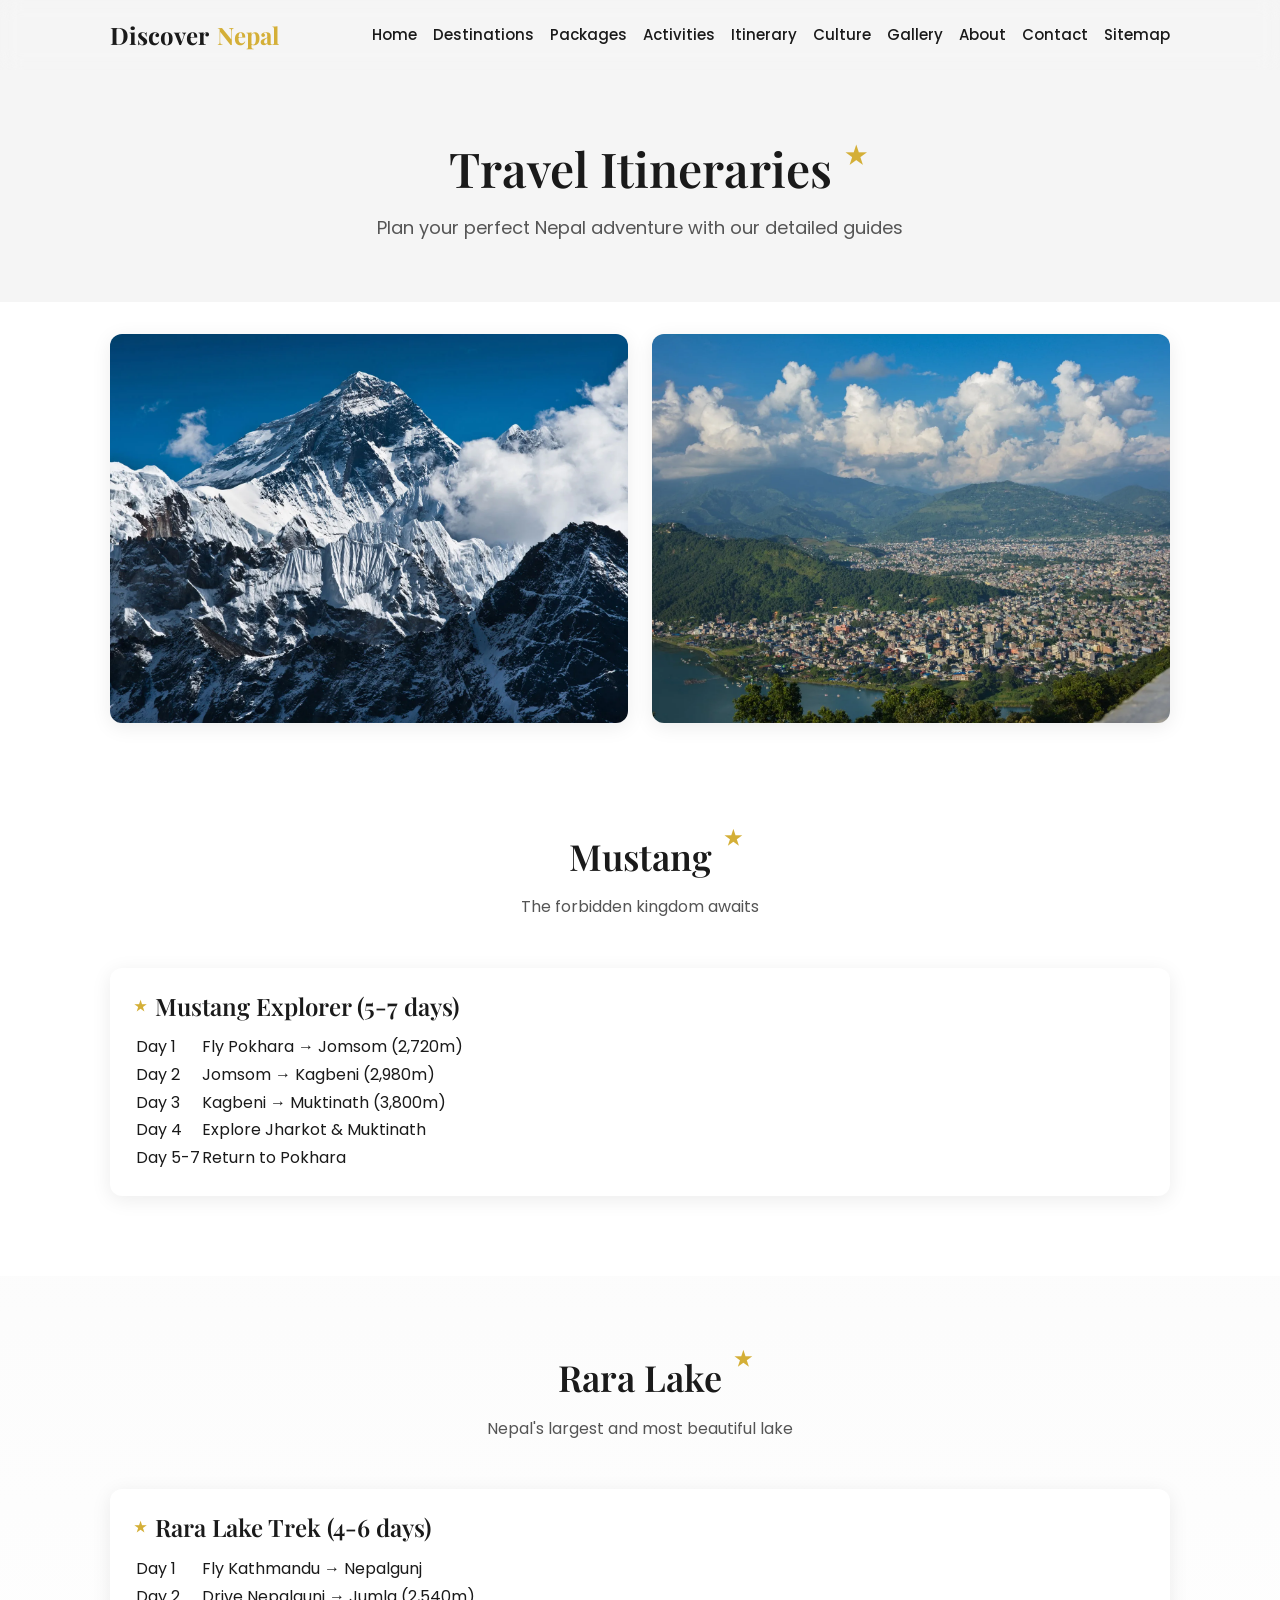
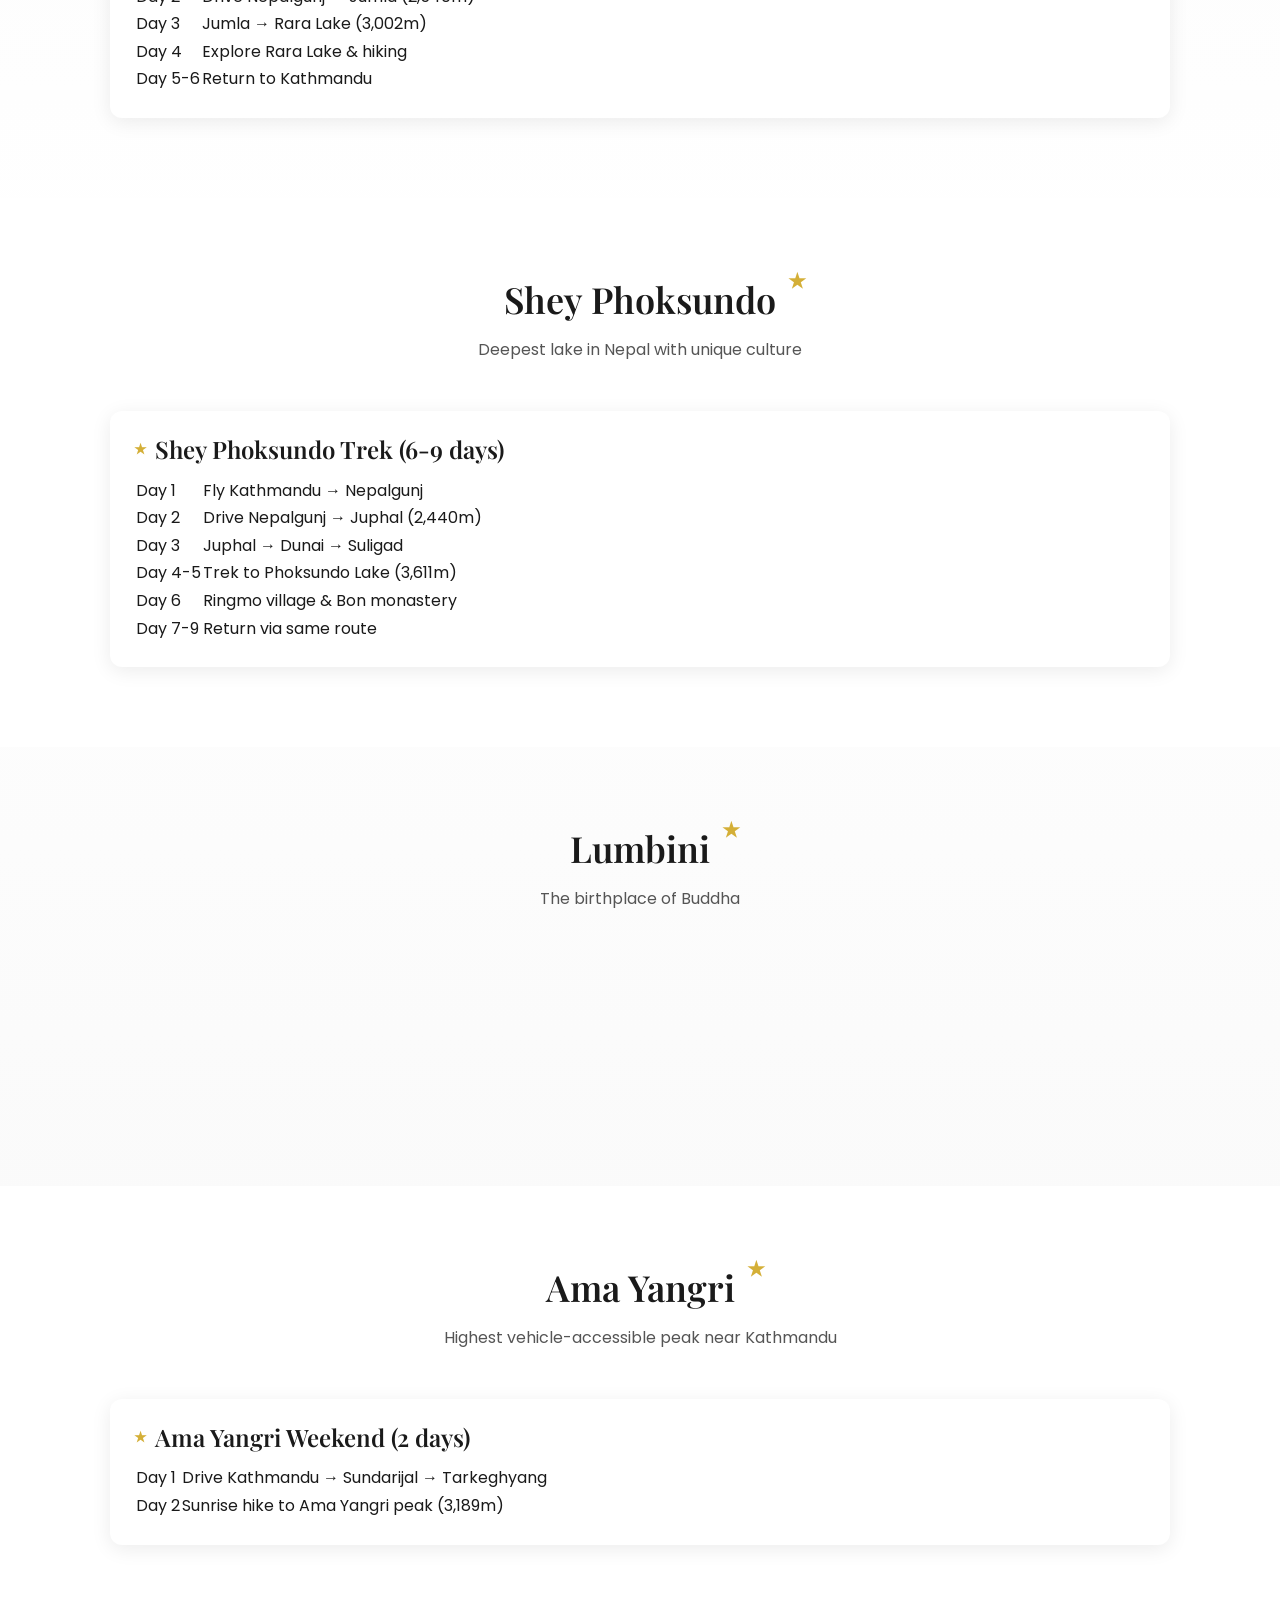
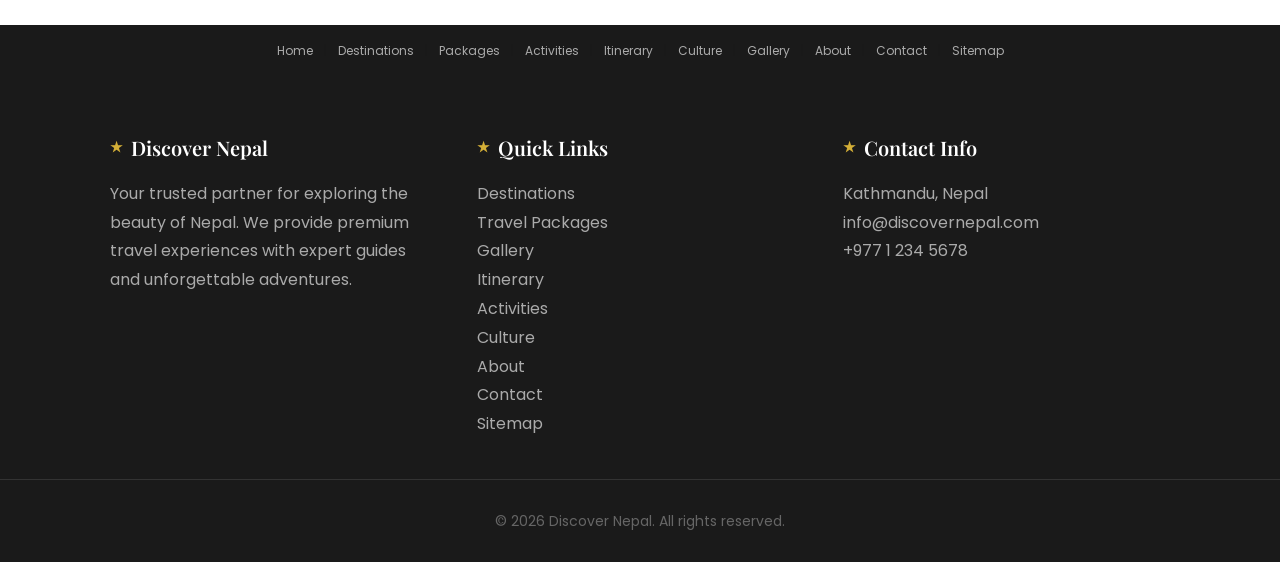
<file: itinerary.html>
<!DOCTYPE html>
<html lang="en">
<head>
    <meta charset="UTF-8">
    <meta name="viewport" content="width=device-width, initial-scale=1.0">
    <title>Itinerary - Discover Nepal</title>
    <meta name="description" content="Detailed day-by-day travel itineraries for Nepal's top treks including Mustang, Rara Lake, Shey Phoksundo, Lumbini, and Ama Yangri.">
    <link rel="icon" href="data:image/svg+xml,<svg xmlns='http://www.w3.org/2000/svg' viewBox='0 0 100 100'><text y='.9em' font-size='90'>🏔️</text></svg>">
    <link rel="preconnect" href="https://fonts.googleapis.com">
    <link rel="preconnect" href="https://fonts.gstatic.com" crossorigin>
    <link href="https://fonts.googleapis.com/css2?family=Playfair+Display:wght@400;500;600;700&family=Poppins:wght@300;400;500;600;700&display=swap" rel="stylesheet">
    <link rel="stylesheet" href="assets/css/styles.css">
</head>
<body>
    <div class="loading-overlay" id="loading">
        <div class="loading-spinner"></div>
    </div>
    <div class="scroll-progress"></div>
    
    <nav class="navbar" aria-label="Main navigation">
        <div class="nav-container">
            <a href="index.html" class="nav-logo">Discover <span>Nepal</span></a>
<ul class="nav-links">
                <li><a href="index.html">Home</a></li>
                <li><a href="destinations.html">Destinations</a></li>
                <li><a href="packages.html">Packages</a></li>
                <li><a href="activities.html">Activities</a></li>
                <li><a href="itinerary.html" class="active">Itinerary</a></li>
                <li><a href="culture.html">Culture</a></li>
                <li><a href="gallery.html">Gallery</a></li>
                <li><a href="about.html">About</a></li>
                <li><a href="contact.html">Contact</a></li>
                <li><a href="sitemap.html">Sitemap</a></li>
            </ul>
            <div class="hamburger">
                <span></span>
                <span></span>
                <span></span>
            </div>
        </div>
    </nav>

<section class="page-header">
        <div class="container">
            <h1>Travel Itineraries</h1>
            <p>Plan your perfect Nepal adventure with our detailed guides</p>
</div>
    </section>



    <section class="section" style="background:var(--bg-white); padding:32px 0;">
      <div class="container">
        <div class="cards-grid">
          <div class="card fade-in">
            <div class="card-image">
              <img loading="lazy" src="assets/images/everest.webp" alt="Everest Base Camp starting point">
            </div>
          </div>
          <div class="card fade-in">
            <div class="card-image">
              <img loading="lazy" src="assets/images/pokhara.webp" alt="Pokhara, gateway to Annapurna treks">
            </div>
          </div>
        </div>
      </div>
    </section>

    <section class="section" id="mustang-trek" style="background: var(--bg-white);">
        <div class="container">
            <div class="section-header fade-in">
                <h2>Mustang</h2>
                <p>The forbidden kingdom awaits</p>
            </div>
            <div class="cards-grid">
                <div class="card fade-in">
                    <div class="card-content">
                        <h3>Mustang Explorer (5-7 days)</h3>
                        <table class="itinerary-table">
                            <tr><td>Day 1</td><td>Fly Pokhara → Jomsom (2,720m)</td></tr>
                            <tr><td>Day 2</td><td>Jomsom → Kagbeni (2,980m)</td></tr>
                            <tr><td>Day 3</td><td>Kagbeni → Muktinath (3,800m)</td></tr>
                            <tr><td>Day 4</td><td>Explore Jharkot & Muktinath</td></tr>
                            <tr><td>Day 5-7</td><td>Return to Pokhara</td></tr>
                        </table>
                    </div>
                </div>
            </div>
        </div>
    </section>

    <section class="section" id="rara-trek">
        <div class="container">
            <div class="section-header fade-in">
                <h2>Rara Lake</h2>
                <p>Nepal's largest and most beautiful lake</p>
            </div>
            <div class="cards-grid">
                <div class="card fade-in">
                    <div class="card-content">
                        <h3>Rara Lake Trek (4-6 days)</h3>
                        <table class="itinerary-table">
                            <tr><td>Day 1</td><td>Fly Kathmandu → Nepalgunj</td></tr>
                            <tr><td>Day 2</td><td>Drive Nepalgunj → Jumla (2,540m)</td></tr>
                            <tr><td>Day 3</td><td>Jumla → Rara Lake (3,002m)</td></tr>
                            <tr><td>Day 4</td><td>Explore Rara Lake & hiking</td></tr>
                            <tr><td>Day 5-6</td><td>Return to Kathmandu</td></tr>
                        </table>
                    </div>
                </div>
            </div>
        </div>
    </section>

    <section class="section" id="phoksundo-trek" style="background: var(--bg-white);">
        <div class="container">
            <div class="section-header fade-in">
                <h2>Shey Phoksundo</h2>
                <p>Deepest lake in Nepal with unique culture</p>
            </div>
            <div class="cards-grid">
                <div class="card fade-in">
                    <div class="card-content">
                        <h3>Shey Phoksundo Trek (6-9 days)</h3>
                        <table class="itinerary-table">
                            <tr><td>Day 1</td><td>Fly Kathmandu → Nepalgunj</td></tr>
                            <tr><td>Day 2</td><td>Drive Nepalgunj → Juphal (2,440m)</td></tr>
                            <tr><td>Day 3</td><td>Juphal → Dunai → Suligad</td></tr>
                            <tr><td>Day 4-5</td><td>Trek to Phoksundo Lake (3,611m)</td></tr>
                            <tr><td>Day 6</td><td>Ringmo village & Bon monastery</td></tr>
                            <tr><td>Day 7-9</td><td>Return via same route</td></tr>
                        </table>
                    </div>
                </div>
            </div>
        </div>
    </section>

    <section class="section" id="lumbini-trek">
        <div class="container">
            <div class="section-header fade-in">
                <h2>Lumbini</h2>
                <p>The birthplace of Buddha</p>
            </div>
            <div class="cards-grid">
                <div class="card fade-in">
                    <div class="card-content">
                        <h3>Lumbini Pilgrimage (1-2 days)</h3>
                        <table class="itinerary-table">
                            <tr><td>Day 1</td><td>Arrive Lumbini, visit Maya Devi Temple</td></tr>
                            <tr><td>Day 2</td><td>Monastic zones, Ashokan Pillar, meditation</td></tr>
                        </table>
                    </div>
                </div>
            </div>
        </div>
    </section>

    <section class="section" id="ama-yangri-trek" style="background: var(--bg-white);">
        <div class="container">
            <div class="section-header fade-in">
                <h2>Ama Yangri</h2>
                <p>Highest vehicle-accessible peak near Kathmandu</p>
            </div>
            <div class="cards-grid">
                <div class="card fade-in">
                    <div class="card-content">
                        <h3>Ama Yangri Weekend (2 days)</h3>
                        <table class="itinerary-table">
                            <tr><td>Day 1</td><td>Drive Kathmandu → Sundarijal → Tarkeghyang</td></tr>
                            <tr><td>Day 2</td><td>Sunrise hike to Ama Yangri peak (3,189m)</td></tr>
                        </table>
                    </div>
                </div>
            </div>
        </div>
</section>

    <nav class="secondary-nav" aria-label="Secondary navigation">
        <a href="index.html">Home</a> | <a href="destinations.html">Destinations</a> | <a href="packages.html">Packages</a> | <a href="activities.html">Activities</a> | <a href="itinerary.html">Itinerary</a> | <a href="culture.html">Culture</a> | <a href="gallery.html">Gallery</a> | <a href="about.html">About</a> | <a href="contact.html">Contact</a> | <a href="sitemap.html">Sitemap</a>
    </nav>

    <footer class="footer">
        <div class="footer-content">
            <div class="footer-section">
                <h3>Discover Nepal</h3>
                <p>Your trusted partner for exploring the beauty of Nepal. We provide premium travel experiences with expert guides and unforgettable adventures.</p>
            </div>
            <div class="footer-section">
                <h3>Quick Links</h3>
                <ul>
                    <li><a href="destinations.html">Destinations</a></li>
                    <li><a href="packages.html">Travel Packages</a></li>
                    <li><a href="gallery.html">Gallery</a></li>
                    <li><a href="itinerary.html">Itinerary</a></li>
                    <li><a href="activities.html">Activities</a></li>
                    <li><a href="culture.html">Culture</a></li>
                    <li><a href="about.html">About</a></li>
                    <li><a href="contact.html">Contact</a></li>
                    <li><a href="sitemap.html">Sitemap</a></li>
                </ul>
            </div>
            <div class="footer-section">
                <h3>Contact Info</h3>
                <ul>
                    <li>Kathmandu, Nepal</li>
                    <li><a href="mailto:info@discovernepal.com">info@discovernepal.com</a></li>
                    <li>+977 1 234 5678</li>
                </ul>

            </div>
        </div>
        <div class="footer-bottom">
            <p>&copy; 2026 Discover Nepal. All rights reserved.</p>
        </div>
    </footer>

    <button class="back-to-top" aria-label="Back to top">&#8593;</button>
    <script src="assets/js/main.js"></script>
</body>
</html>
</file>
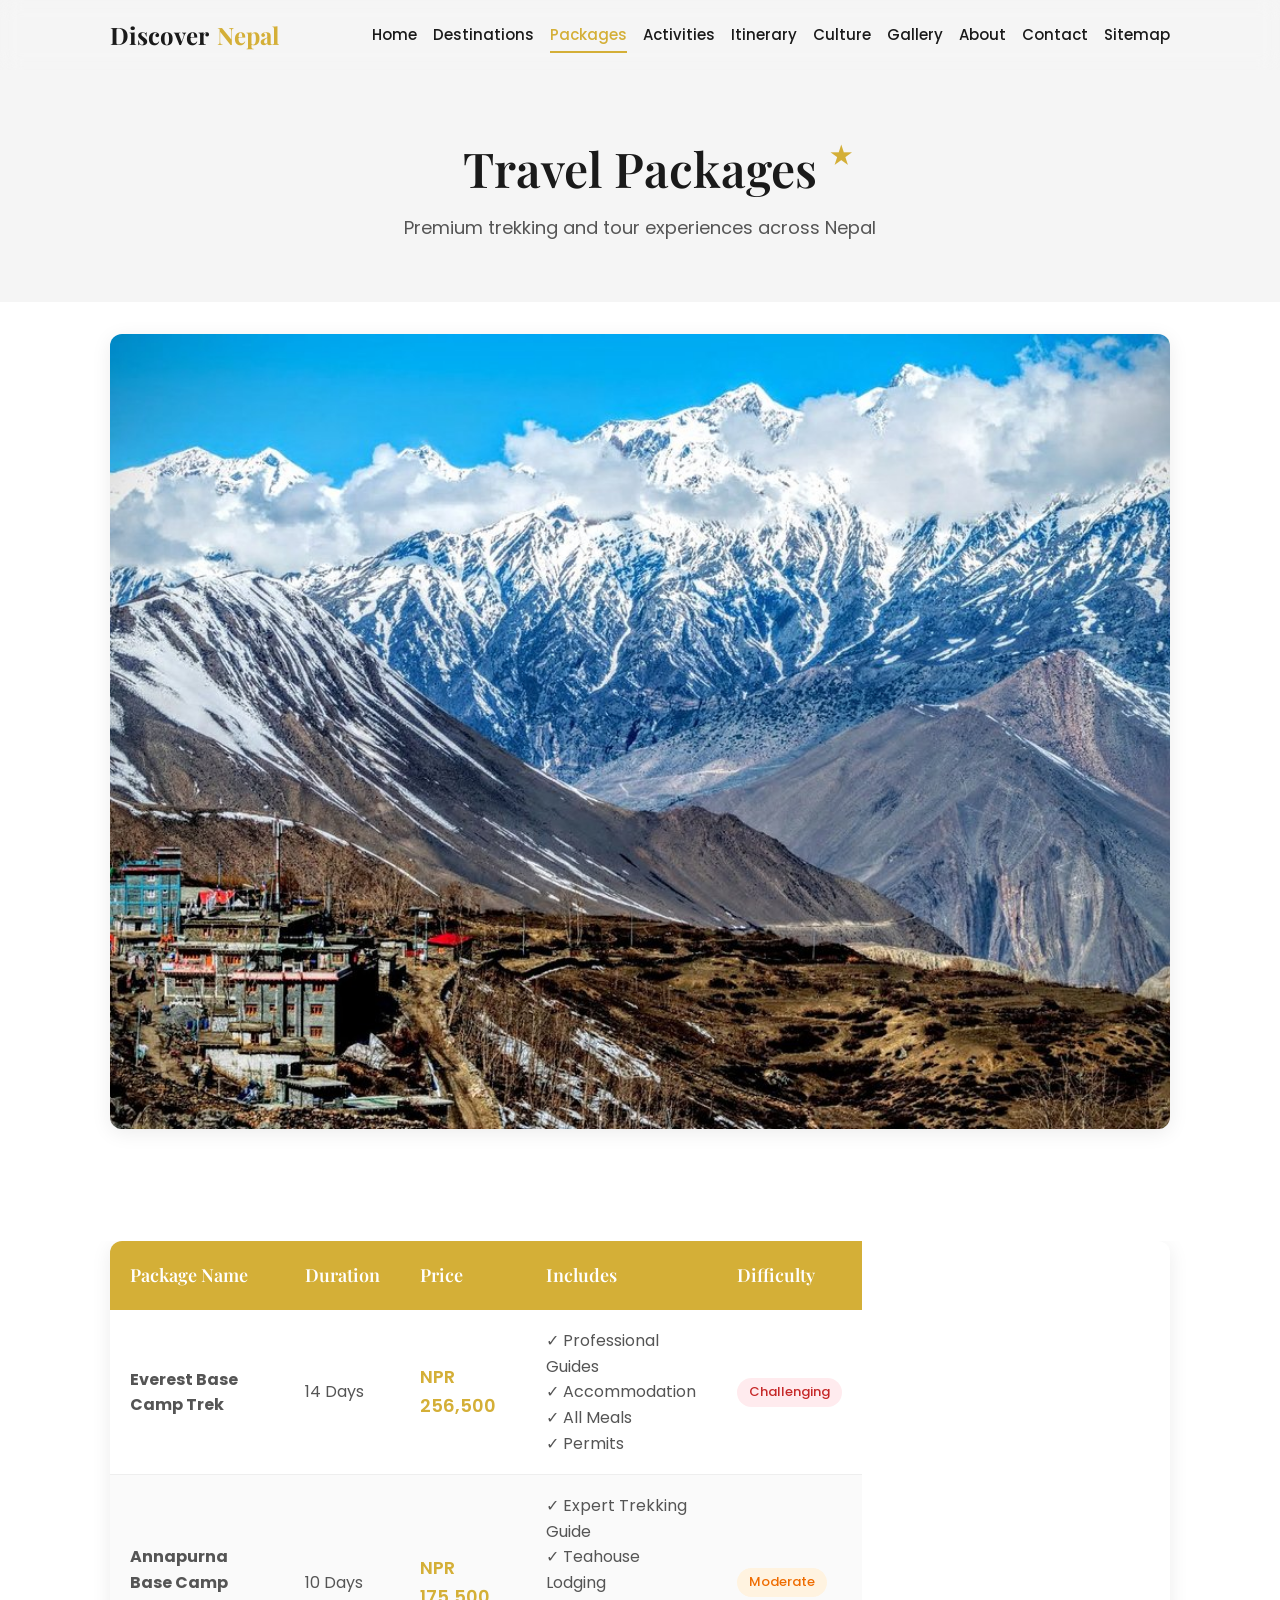
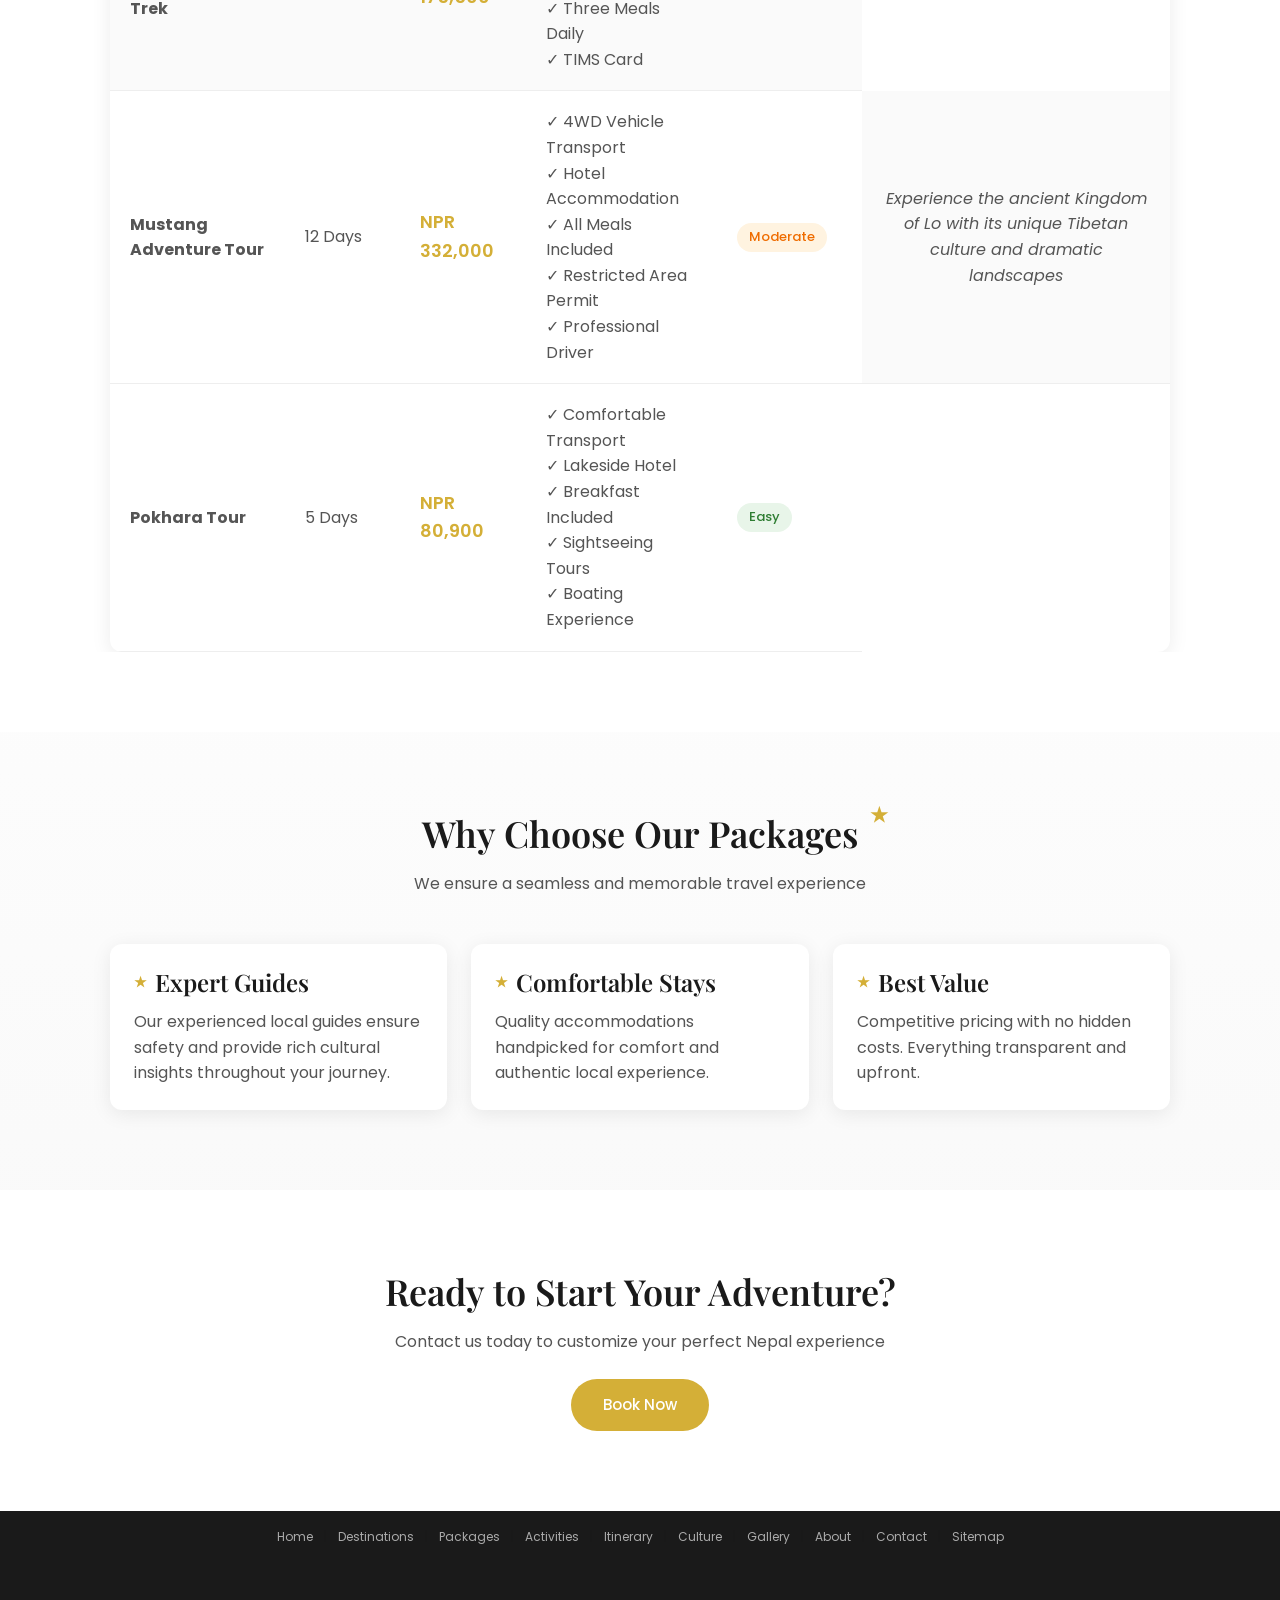
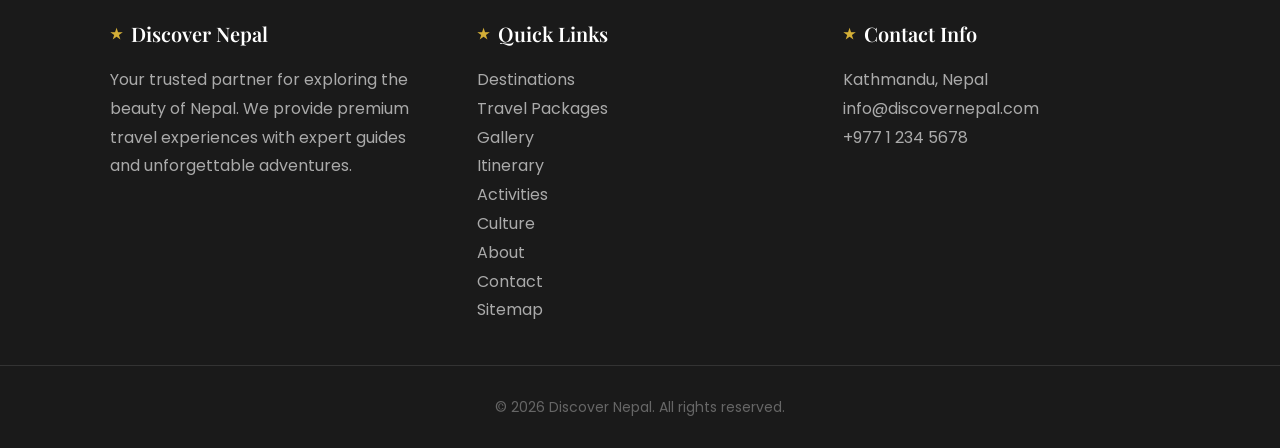
<file: packages.html>
<!DOCTYPE html>
<html lang="en">
<head>
    <meta charset="UTF-8">
    <meta name="viewport" content="width=device-width, initial-scale=1.0">
    <title>Packages - Discover Nepal</title>
    <meta name="description" content="Browse Discover Nepal's premium travel packages including Everest Base Camp Trek, Annapurna Base Camp, Mustang Adventure, and Pokhara tours with expert guides.">
    <link rel="icon" href="data:image/svg+xml,<svg xmlns='http://www.w3.org/2000/svg' viewBox='0 0 100 100'><text y='.9em' font-size='90'>🏔️</text></svg>">
    <link rel="preconnect" href="https://fonts.googleapis.com">
    <link rel="preconnect" href="https://fonts.gstatic.com" crossorigin>
    <link href="https://fonts.googleapis.com/css2?family=Playfair+Display:wght@400;500;600;700&family=Poppins:wght@300;400;500;600;700&display=swap" rel="stylesheet">
    <link rel="stylesheet" href="assets/css/styles.css">
</head>
<body>
    <div class="loading-overlay" id="loading">
        <div class="loading-spinner"></div>
    </div>
    <div class="scroll-progress"></div>
    
    <nav class="navbar" aria-label="Main navigation">
        <div class="nav-container">
            <a href="index.html" class="nav-logo">Discover <span>Nepal</span></a>
<ul class="nav-links">
                <li><a href="index.html">Home</a></li>
                <li><a href="destinations.html">Destinations</a></li>
                <li><a href="packages.html" class="active">Packages</a></li>
                <li><a href="activities.html">Activities</a></li>
                <li><a href="itinerary.html">Itinerary</a></li>
                <li><a href="culture.html">Culture</a></li>
                <li><a href="gallery.html">Gallery</a></li>
                <li><a href="about.html">About</a></li>
                <li><a href="contact.html">Contact</a></li>
                <li><a href="sitemap.html">Sitemap</a></li>
            </ul>
            <div class="hamburger">
                <span></span>
                <span></span>
                <span></span>
            </div>
        </div>
    </nav>

    <section class="page-header">
        <div class="container">
            <h1>Travel Packages</h1>
            <p>Premium trekking and tour experiences across Nepal</p>
        </div>
    </section>

    <section class="section" style="background:var(--bg-white); padding:32px 0;">
      <div class="container">
        <div class="cards-grid">
          <div class="card fade-in">
            <div class="card-image">
              <img loading="lazy" src="assets/images/mustang.jpg" alt="Mustang Adventure Tour landscape">
            </div>
          </div>
        </div>
      </div>
    </section>

    <section class="packages-section">
        <div class="table-container">
            <table class="packages-table fade-in">
                <thead>
                    <tr>
                        <th>Package Name</th>
                        <th>Duration</th>
                        <th>Price</th>
                        <th>Includes</th>
                        <th>Difficulty</th>
                    </tr>
                </thead>
                <tbody>
                    <tr>
                        <td><strong>Everest Base Camp Trek</strong></td>
                        <td>14 Days</td>
                        <td class="price">NPR 256,500</td>
                        <td>
                            <ul style="list-style: none; margin: 0; padding: 0;">
                                <li>✓ Professional Guides</li>
                                <li>✓ Accommodation</li>
                                <li>✓ All Meals</li>
                                <li>✓ Permits</li>
                            </ul>
                        </td>
                        <td><span class="difficulty difficulty-challenging">Challenging</span></td>
                    </tr>
                    <tr>
                        <td><strong>Annapurna Base Camp Trek</strong></td>
                        <td>10 Days</td>
                        <td class="price">NPR 175,500</td>
                        <td>
                            <ul style="list-style: none; margin: 0; padding: 0;">
                                <li>✓ Expert Trekking Guide</li>
                                <li>✓ Teahouse Lodging</li>
                                <li>✓ Three Meals Daily</li>
                                <li>✓ TIMS Card</li>
                            </ul>
                        </td>
                        <td><span class="difficulty difficulty-moderate">Moderate</span></td>
                    </tr>
                    <tr>
                        <td rowspan="2"><strong>Mustang Adventure Tour</strong></td>
                        <td rowspan="2">12 Days</td>
                        <td rowspan="2" class="price">NPR 332,000</td>
                        <td rowspan="2">
                            <ul style="list-style: none; margin: 0; padding: 0;">
                                <li>✓ 4WD Vehicle Transport</li>
                                <li>✓ Hotel Accommodation</li>
                                <li>✓ All Meals Included</li>
                                <li>✓ Restricted Area Permit</li>
                                <li>✓ Professional Driver</li>
                            </ul>
                        </td>
                        <td rowspan="2"><span class="difficulty difficulty-moderate">Moderate</span></td>
                    </tr>
                    <tr>
                        <td colspan="4" style="text-align: center; color: var(--text-secondary); font-style: italic;">
                            Experience the ancient Kingdom of Lo with its unique Tibetan culture and dramatic landscapes
                        </td>
                    </tr>
                    <tr>
                        <td><strong>Pokhara Tour</strong></td>
                        <td>5 Days</td>
                        <td class="price">NPR 80,900</td>
                        <td>
                            <ul style="list-style: none; margin: 0; padding: 0;">
                                <li>✓ Comfortable Transport</li>
                                <li>✓ Lakeside Hotel</li>
                                <li>✓ Breakfast Included</li>
                                <li>✓ Sightseeing Tours</li>
                                <li>✓ Boating Experience</li>
                            </ul>
                        </td>
                        <td><span class="difficulty difficulty-easy">Easy</span></td>
                    </tr>
                </tbody>
            </table>
        </div>
    </section>

    <section class="section">
        <div class="container">
            <div class="section-header fade-in">
                <h2>Why Choose Our Packages</h2>
                <p>We ensure a seamless and memorable travel experience</p>
            </div>
            <div class="cards-grid">
                <div class="card fade-in">
                    <div class="card-content">
                        <h3>Expert Guides</h3>
                        <p>Our experienced local guides ensure safety and provide rich cultural insights throughout your journey.</p>
                    </div>
                </div>
                <div class="card fade-in">
                    <div class="card-content">
                        <h3>Comfortable Stays</h3>
                        <p>Quality accommodations handpicked for comfort and authentic local experience.</p>
                    </div>
                </div>
                <div class="card fade-in">
                    <div class="card-content">
                        <h3>Best Value</h3>
                        <p>Competitive pricing with no hidden costs. Everything transparent and upfront.</p>
                    </div>
                </div>
            </div>
        </div>
    </section>

    <section class="section" style="background: var(--bg-white); text-align: center;">
        <div class="container">
            <div class="fade-in">
                <h2>Ready to Start Your Adventure?</h2>
                <p style="margin: 16px 0 24px; color: var(--text-secondary);">Contact us today to customize your perfect Nepal experience</p>
                <a href="contact.html" class="btn btn-primary">Book Now</a>
            </div>
        </div>
</section>

    <nav class="secondary-nav" aria-label="Secondary navigation">
        <a href="index.html">Home</a> | <a href="destinations.html">Destinations</a> | <a href="packages.html">Packages</a> | <a href="activities.html">Activities</a> | <a href="itinerary.html">Itinerary</a> | <a href="culture.html">Culture</a> | <a href="gallery.html">Gallery</a> | <a href="about.html">About</a> | <a href="contact.html">Contact</a> | <a href="sitemap.html">Sitemap</a>
    </nav>

    <footer class="footer">
        <div class="footer-content">
            <div class="footer-section">
                <h3>Discover Nepal</h3>
                <p>Your trusted partner for exploring the beauty of Nepal. We provide premium travel experiences with expert guides and unforgettable adventures.</p>
            </div>
            <div class="footer-section">
                <h3>Quick Links</h3>
                <ul>
                    <li><a href="destinations.html">Destinations</a></li>
                    <li><a href="packages.html">Travel Packages</a></li>
                    <li><a href="gallery.html">Gallery</a></li>
                    <li><a href="itinerary.html">Itinerary</a></li>
                    <li><a href="activities.html">Activities</a></li>
                    <li><a href="culture.html">Culture</a></li>
                    <li><a href="about.html">About</a></li>
                    <li><a href="contact.html">Contact</a></li>
                    <li><a href="sitemap.html">Sitemap</a></li>
                </ul>
            </div>
            <div class="footer-section">
                <h3>Contact Info</h3>
                <ul>
                    <li>Kathmandu, Nepal</li>
                    <li><a href="mailto:info@discovernepal.com">info@discovernepal.com</a></li>
                    <li>+977 1 234 5678</li>
                </ul>
                
            </div>
        </div>
        <div class="footer-bottom">
            <p>&copy; 2026 Discover Nepal. All rights reserved.</p>
        </div>
    </footer>

    <button class="back-to-top" aria-label="Back to top">&#8593;</button>
    <script src="assets/js/main.js"></script>
</body>
</html>
</file>
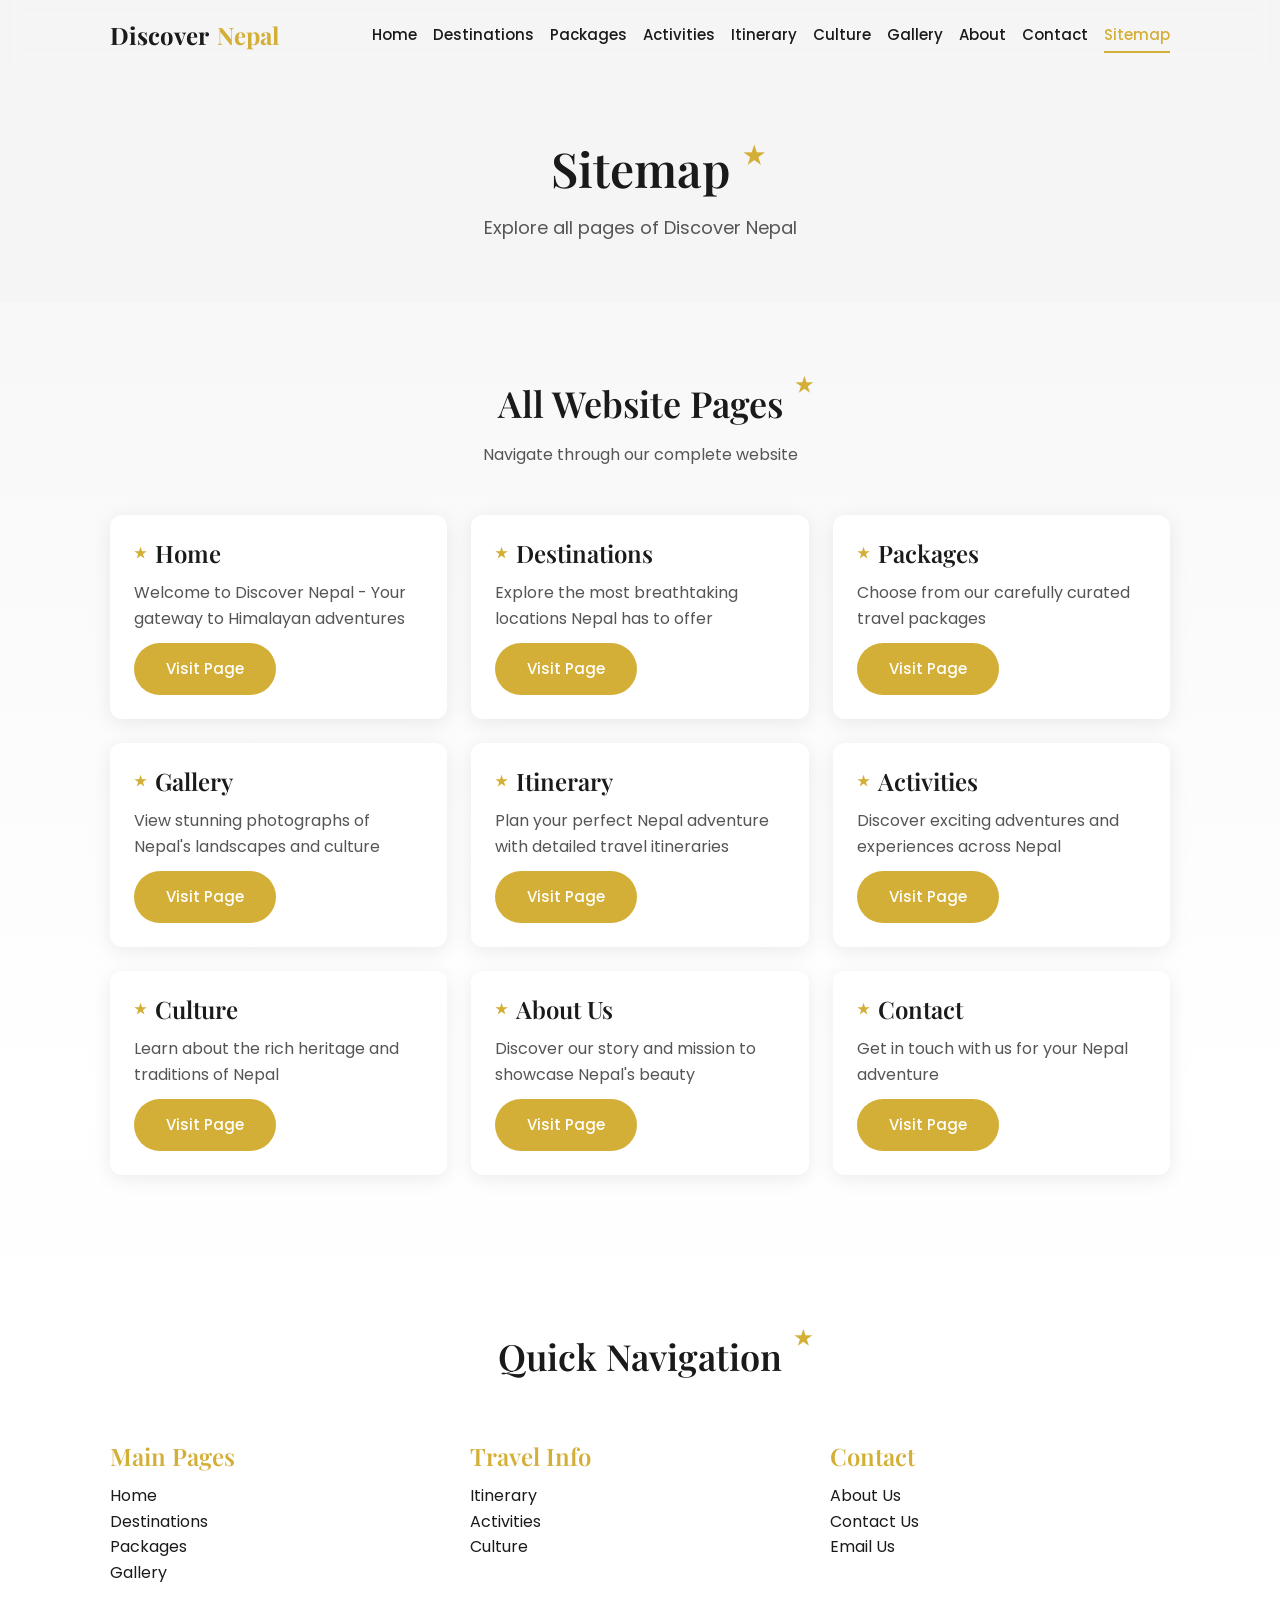
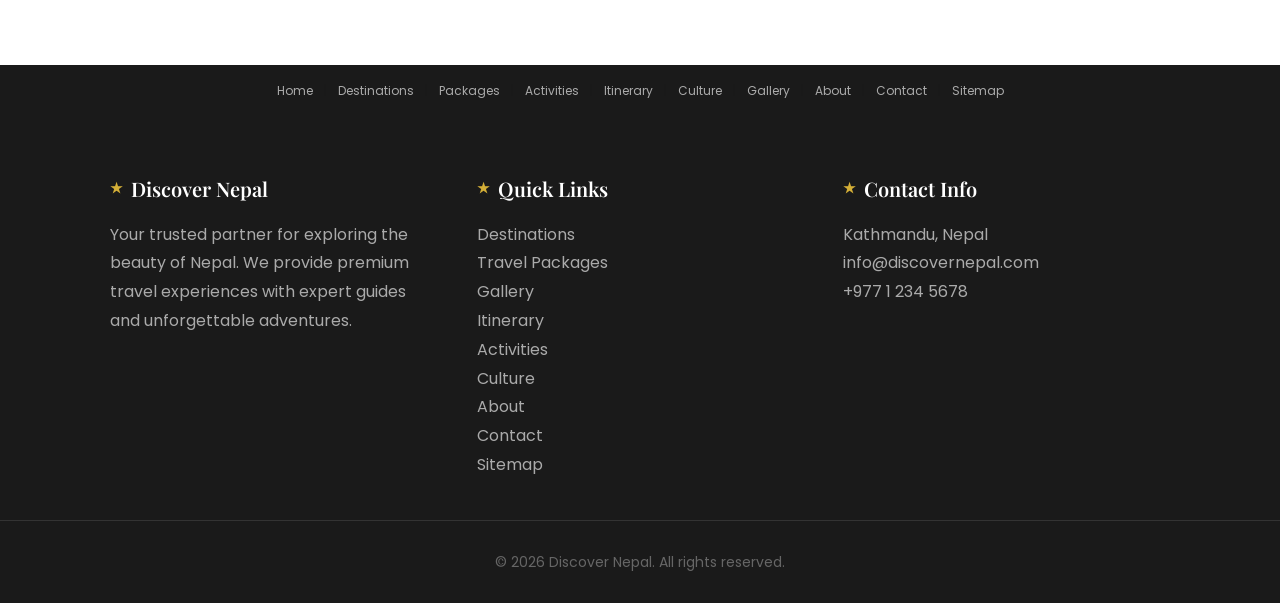
<file: sitemap.html>
<!DOCTYPE html>
<html lang="en">
<head>
    <meta charset="UTF-8">
    <meta name="viewport" content="width=device-width, initial-scale=1.0">
    <title>Sitemap - Discover Nepal</title>
    <meta name="description" content="Complete sitemap of Discover Nepal website. Quick navigation to all pages including destinations, packages, activities, itineraries, and more.">
    <link rel="icon" href="data:image/svg+xml,<svg xmlns='http://www.w3.org/2000/svg' viewBox='0 0 100 100'><text y='.9em' font-size='90'>🏔️</text></svg>">
    <link rel="preconnect" href="https://fonts.googleapis.com">
    <link rel="preconnect" href="https://fonts.gstatic.com" crossorigin>
    <link href="https://fonts.googleapis.com/css2?family=Playfair+Display:wght@400;500;600;700&family=Poppins:wght@300;400;500;600;700&display=swap" rel="stylesheet">
    <link rel="stylesheet" href="assets/css/styles.css">
</head>
<body>
    <div class="loading-overlay" id="loading">
        <div class="loading-spinner"></div>
    </div>
    <div class="scroll-progress"></div>
    
    <nav class="navbar" aria-label="Main navigation">
        <div class="nav-container">
            <a href="index.html" class="nav-logo">Discover <span>Nepal</span></a>
<ul class="nav-links">
                <li><a href="index.html">Home</a></li>
                <li><a href="destinations.html">Destinations</a></li>
                <li><a href="packages.html">Packages</a></li>
                <li><a href="activities.html">Activities</a></li>
                <li><a href="itinerary.html">Itinerary</a></li>
                <li><a href="culture.html">Culture</a></li>
                <li><a href="gallery.html">Gallery</a></li>
                <li><a href="about.html">About</a></li>
                <li><a href="contact.html">Contact</a></li>
                <li><a href="sitemap.html" class="active">Sitemap</a></li>
            </ul>
            <div class="hamburger">
                <span></span>
                <span></span>
                <span></span>
            </div>
        </div>
    </nav>

    <section class="page-header">
        <div class="container">
            <h1>Sitemap</h1>
            <p>Explore all pages of Discover Nepal</p>
        </div>
    </section>

    <section class="section">
        <div class="container">
            <div class="section-header fade-in">
                <h2>All Website Pages</h2>
                <p>Navigate through our complete website</p>
            </div>
            <div class="cards-grid">
                <div class="card fade-in">
                    <div class="card-content">
                        <h3>Home</h3>
                        <p>Welcome to Discover Nepal - Your gateway to Himalayan adventures</p>
                        <a href="index.html" class="btn btn-primary" style="margin-top: 12px; display: inline-block;">Visit Page</a>
                    </div>
                </div>
                <div class="card fade-in">
                    <div class="card-content">
                        <h3>Destinations</h3>
                        <p>Explore the most breathtaking locations Nepal has to offer</p>
                        <a href="destinations.html" class="btn btn-primary" style="margin-top: 12px; display: inline-block;">Visit Page</a>
                    </div>
                </div>
                <div class="card fade-in">
                    <div class="card-content">
                        <h3>Packages</h3>
                        <p>Choose from our carefully curated travel packages</p>
                        <a href="packages.html" class="btn btn-primary" style="margin-top: 12px; display: inline-block;">Visit Page</a>
                    </div>
                </div>
                <div class="card fade-in">
                    <div class="card-content">
                        <h3>Gallery</h3>
                        <p>View stunning photographs of Nepal's landscapes and culture</p>
                        <a href="gallery.html" class="btn btn-primary" style="margin-top: 12px; display: inline-block;">Visit Page</a>
                    </div>
                </div>
                <div class="card fade-in">
                    <div class="card-content">
                        <h3>Itinerary</h3>
                        <p>Plan your perfect Nepal adventure with detailed travel itineraries</p>
                        <a href="itinerary.html" class="btn btn-primary" style="margin-top: 12px; display: inline-block;">Visit Page</a>
                    </div>
                </div>
                <div class="card fade-in">
                    <div class="card-content">
                        <h3>Activities</h3>
                        <p>Discover exciting adventures and experiences across Nepal</p>
                        <a href="activities.html" class="btn btn-primary" style="margin-top: 12px; display: inline-block;">Visit Page</a>
                    </div>
                </div>
                <div class="card fade-in">
                    <div class="card-content">
                        <h3>Culture</h3>
                        <p>Learn about the rich heritage and traditions of Nepal</p>
                        <a href="culture.html" class="btn btn-primary" style="margin-top: 12px; display: inline-block;">Visit Page</a>
                    </div>
                </div>
                <div class="card fade-in">
                    <div class="card-content">
                        <h3>About Us</h3>
                        <p>Discover our story and mission to showcase Nepal's beauty</p>
                        <a href="about.html" class="btn btn-primary" style="margin-top: 12px; display: inline-block;">Visit Page</a>
                    </div>
                </div>
                <div class="card fade-in">
                    <div class="card-content">
                        <h3>Contact</h3>
                        <p>Get in touch with us for your Nepal adventure</p>
                        <a href="contact.html" class="btn btn-primary" style="margin-top: 12px; display: inline-block;">Visit Page</a>
                    </div>
                </div>
            </div>
        </div>
    </section>

    <section class="section" style="background: var(--bg-white);">
        <div class="container">
            <div class="section-header fade-in">
                <h2>Quick Navigation</h2>
            </div>
            <div style="display: grid; grid-template-columns: repeat(auto-fit, minmax(200px, 1fr)); gap: 20px; margin-top: 32px;">
                <div>
                    <h3 style="margin-bottom: 12px; color: var(--accent-gold);">Main Pages</h3>
                    <ul style="list-style: none;">
                        <li><a href="index.html">Home</a></li>
                        <li><a href="destinations.html">Destinations</a></li>
                        <li><a href="packages.html">Packages</a></li>
                        <li><a href="gallery.html">Gallery</a></li>
                    </ul>
                </div>
                <div>
                    <h3 style="margin-bottom: 12px; color: var(--accent-gold);">Travel Info</h3>
                    <ul style="list-style: none;">
                        <li><a href="itinerary.html">Itinerary</a></li>
                        <li><a href="activities.html">Activities</a></li>
                        <li><a href="culture.html">Culture</a></li>
                    </ul>
                </div>
                <div>
                    <h3 style="margin-bottom: 12px; color: var(--accent-gold);">Contact</h3>
                    <ul style="list-style: none;">
                        <li><a href="about.html">About Us</a></li>
                        <li><a href="contact.html">Contact Us</a></li>
                        <li><a href="mailto:info@discovernepal.com">Email Us</a></li>
                    </ul>
                </div>
            </div>
        </div>
</section>

    <nav class="secondary-nav" aria-label="Secondary navigation">
        <a href="index.html">Home</a> | <a href="destinations.html">Destinations</a> | <a href="packages.html">Packages</a> | <a href="activities.html">Activities</a> | <a href="itinerary.html">Itinerary</a> | <a href="culture.html">Culture</a> | <a href="gallery.html">Gallery</a> | <a href="about.html">About</a> | <a href="contact.html">Contact</a> | <a href="sitemap.html">Sitemap</a>
    </nav>

    <footer class="footer">
        <div class="footer-content">
            <div class="footer-section">
                <h3>Discover Nepal</h3>
                <p>Your trusted partner for exploring the beauty of Nepal. We provide premium travel experiences with expert guides and unforgettable adventures.</p>
            </div>
            <div class="footer-section">
                <h3>Quick Links</h3>
                <ul>
                    <li><a href="destinations.html">Destinations</a></li>
                    <li><a href="packages.html">Travel Packages</a></li>
                    <li><a href="gallery.html">Gallery</a></li>
                    <li><a href="itinerary.html">Itinerary</a></li>
                    <li><a href="activities.html">Activities</a></li>
                    <li><a href="culture.html">Culture</a></li>
                    <li><a href="about.html">About</a></li>
                    <li><a href="contact.html">Contact</a></li>
                    <li><a href="sitemap.html">Sitemap</a></li>
                </ul>
            </div>
            <div class="footer-section">
                <h3>Contact Info</h3>
                <ul>
                    <li>Kathmandu, Nepal</li>
                    <li><a href="mailto:info@discovernepal.com">info@discovernepal.com</a></li>
                    <li>+977 1 234 5678</li>
                </ul>
                
            </div>
        </div>
        <div class="footer-bottom">
            <p>&copy; 2026 Discover Nepal. All rights reserved.</p>
        </div>
    </footer>

    <button class="back-to-top" aria-label="Back to top">&#8593;</button>
    <script src="assets/js/main.js"></script>
</body>
</html>
</file>
<file: assets/css/styles.css>
/* Google Fonts loaded via <link> in HTML for better performance */

:root {
    --bg-light-gray: #F5F5F5;
    --bg-white: #FFFFFF;
    --accent-gold: #D4AF37;
    --text-primary: #1A1A1A;
    --text-secondary: #555555;
    --overlay-dark: rgba(0,0,0,0.7);
    --nav-bg: rgba(255,255,255,0.95);
    --card-shadow: 0 4px 20px rgba(0,0,0,0.08);
    --card-hover-shadow: 0 8px 30px rgba(0,0,0,0.12);
    --gold-glow: 0 0 20px rgba(212,175,55,0.3);
    --transition: all 0.3s ease;
    --max-width: 1100px;
    --nav-height: 70px;
}

* {
    margin: 0;
    padding: 0;
    box-sizing: border-box;
}

html {
    scroll-behavior: smooth;
}

body {
    font-family: 'Poppins', sans-serif;
    font-size: 16px;
    line-height: 1.6;
    color: var(--text-primary);
    background: linear-gradient(180deg, var(--bg-light-gray) 0%, var(--bg-white) 50%, var(--bg-light-gray) 100%);
    min-height: 100vh;
}

h1, h2, h3, h4, h5, h6 {
    font-family: 'Playfair Display', serif;
    font-weight: 600;
    line-height: 1.2;
    color: var(--text-primary);
}

h1 { font-size: 48px; }
h2 { font-size: 36px; }
h3 { font-size: 24px; }

a {
    text-decoration: none;
    color: inherit;
    transition: var(--transition);
}

img {
    max-width: 100%;
    height: auto;
    display: block;
}

.container {
    max-width: var(--max-width);
    margin: 0 auto;
    padding: 0 20px;
}

/* Scroll Progress Indicator */
.scroll-progress {
    position: fixed;
    top: 0;
    left: 0;
    width: 0%;
    height: 4px;
    background: var(--accent-gold);
    z-index: 1001;
    transition: width 0.1s ease;
}

/* Navigation */
.navbar {
    position: fixed;
    top: 0;
    left: 0;
    right: 0;
    height: var(--nav-height);
    background: rgba(255,255,255,0.95);
    backdrop-filter: blur(10px);
    -webkit-backdrop-filter: blur(10px);
    z-index: 1000;
    transition: var(--transition);
    box-shadow: 0 2px 10px rgba(0,0,0,0.05);
}

.hero-section .navbar,
.hero ~ .navbar,
body:not(.scrolled) > .navbar {
    background: transparent !important;
    box-shadow: none;
}

.hero ~ .navbar .nav-logo,
.hero-section .navbar .nav-logo {
    color: #fff;
}

.hero ~ .navbar .nav-links a,
.hero-section .navbar .nav-links a {
    color: #fff;
}

.hero ~ .navbar .hamburger span,
.hero-section .navbar .hamburger span {
    background: #fff;
}

.navbar.scrolled {
    background: rgba(255,255,255,0.98);
    box-shadow: 0 2px 20px rgba(0,0,0,0.1);
}

.navbar.scrolled .nav-logo,
.navbar.scrolled .nav-links a {
    color: var(--text-primary);
}

.navbar.scrolled .hamburger span {
    background: var(--text-primary);
}

.navbar.transparent {
    background: transparent !important;
    box-shadow: none;
}

.navbar.transparent .nav-logo {
    color: #fff;
}

.navbar.transparent .nav-links a {
    color: #fff;
}

.navbar.transparent .hamburger span {
    background: #fff;
}



.nav-container {
    max-width: var(--max-width);
    margin: 0 auto;
    padding: 0 20px;
    display: flex;
    justify-content: space-between;
    align-items: center;
    height: 100%;
}

.nav-logo {
    font-family: 'Playfair Display', serif;
    font-size: 24px;
    font-weight: 700;
    color: var(--text-primary);
    display: flex;
    align-items: center;
    gap: 8px;
}

.nav-logo span {
    color: var(--accent-gold);
}

.nav-links {
    display: flex;
    list-style: none;
    gap: 16px;
    flex-wrap: wrap;
}



.nav-links a {
    font-size: 15px;
    font-weight: 500;
    color: var(--text-primary);
    position: relative;
    padding: 8px 0;
}

.nav-links a::after {
    content: '';
    position: absolute;
    bottom: 0;
    left: 0;
    width: 0;
    height: 2px;
    background: var(--accent-gold);
    transition: var(--transition);
}

.nav-links a:hover,
.nav-links a.active {
    color: var(--accent-gold);
}

.nav-links a:hover::after,
.nav-links a.active::after {
    width: 100%;
}

.hamburger {
    display: none;
    cursor: pointer;
    flex-direction: column;
    gap: 5px;
    padding: 5px;
}

.hamburger span {
    width: 25px;
    height: 2px;
    background: var(--text-primary);
    transition: var(--transition);
}

/* Hero Section */
.hero {
    position: relative;
    height: 100vh;
    display: flex;
    align-items: center;
    justify-content: center;
    overflow: hidden;
}

.hero-slider {
    position: absolute;
    top: 0;
    left: 0;
    width: 100%;
    height: 100%;
}

.hero-slide {
    position: absolute;
    top: 0;
    left: 0;
    width: 100%;
    height: 100%;
    background-size: cover;
    background-position: center;
    opacity: 0;
    transition: opacity 1s ease;
}

.hero-slide.active {
    opacity: 1;
}

.slider-nav {
    position: absolute;
    bottom: 30px;
    left: 50%;
    transform: translateX(-50%);
    z-index: 20;
    display: flex;
    gap: 12px;
}

.slider-dot {
    width: 12px;
    height: 12px;
    border-radius: 50%;
    background: rgba(255,255,255,0.5);
    cursor: pointer;
    transition: all 0.3s ease;
}

.slider-dot.active {
    background: var(--accent-gold);
    transform: scale(1.2);
}

.slider-dot:hover {
    background: rgba(255,255,255,0.8);
}

.hero-overlay {
    position: absolute;
    top: 0;
    left: 0;
    width: 100%;
    height: 100%;
    background: linear-gradient(180deg, rgba(0,0,0,0.3) 0%, rgba(0,0,0,0.5) 100%);
}

.hero-content {
    position: relative;
    z-index: 10;
    text-align: center;
    color: var(--bg-white);
    padding: 0 20px;
    opacity: 0;
    animation: fadeInUp 0.6s ease forwards;
    animation-delay: 0.2s;
}

.hero-content h1 {
    font-size: 64px;
    color: var(--bg-white);
    margin-bottom: 16px;
    text-shadow: 2px 2px 10px rgba(0,0,0,0.3);
}

.hero-content p {
    font-size: 20px;
    margin-bottom: 32px;
    opacity: 0.95;
}

.hero-buttons {
    display: flex;
    gap: 16px;
    justify-content: center;
    flex-wrap: wrap;
}

@keyframes fadeInUp {
    from {
        opacity: 0;
        transform: translateY(30px);
    }
    to {
        opacity: 1;
        transform: translateY(0);
    }
}

/* Buttons */
.btn {
    display: inline-block;
    padding: 14px 32px;
    font-family: 'Poppins', sans-serif;
    font-size: 15px;
    font-weight: 500;
    border-radius: 50px;
    border: none;
    cursor: pointer;
    transition: var(--transition);
    text-align: center;
    opacity: 1;
}

.btn-primary {
    background: var(--accent-gold);
    color: #ffffff;
}

.btn-primary:hover {
    background: #c9a432;
    box-shadow: var(--gold-glow);
    transform: translateY(-3px);
}

.btn-secondary {
    background: transparent;
    color: #ffffff;
    border: 2px solid #ffffff;
}

.btn-secondary:hover {
    background: var(--bg-white);
    color: var(--text-primary);
    transform: translateY(-3px);
}

.btn-dark {
    background: var(--text-primary);
    color: var(--bg-white);
}

.btn-dark:hover {
    background: #333;
    transform: translateY(-3px);
}

/* Section Styles */
.section {
    padding: 80px 0;
}

.section-header {
    text-align: center;
    margin-bottom: 48px;
}

.section-header h2 {
    position: relative;
    display: inline-block;
    margin-bottom: 16px;
}

.section-header h2::after {
    content: '★';
    position: absolute;
    right: -30px;
    top: -10px;
    color: var(--accent-gold);
    font-size: 20px;
}

.section-header p {
    color: var(--text-secondary);
    max-width: 600px;
    margin: 0 auto;
}

/* Intro Section */
.intro {
    background: var(--bg-white);
}

.intro-content {
    max-width: 800px;
    margin: 0 auto;
    text-align: center;
}

.intro-content h2 {
    margin-bottom: 24px;
}

.intro-content p {
    color: var(--text-secondary);
    font-size: 18px;
    line-height: 1.8;
}

/* Cards Grid */
.cards-grid {
    display: grid;
    grid-template-columns: repeat(auto-fit, minmax(300px, 1fr));
    gap: 24px;
}

.card {
    position: relative;
    background: var(--bg-white);
    border-radius: 12px;
    overflow: hidden;
    box-shadow: var(--card-shadow);
    transition: var(--transition);
}

.card:hover {
    transform: translateY(-10px);
    box-shadow: var(--card-hover-shadow);
}

.card::before {
    content: '';
    position: absolute;
    top: 0;
    left: 0;
    width: 100%;
    height: 4px;
    background: var(--accent-gold);
    transform: scaleX(0);
    transform-origin: left;
    transition: transform 0.3s ease;
}

.card:hover::before {
    transform: scaleX(1);
}

.card-image {
    aspect-ratio: 4/3;
    overflow: hidden;
}

.card-image img {
    width: 100%;
    height: 100%;
    object-fit: cover;
    transition: var(--transition);
}

.card:hover .card-image img {
    transform: scale(1.05);
}

.card-content {
    padding: 24px;
}

.card-content h3 {
    margin-bottom: 12px;
    display: flex;
    align-items: center;
    gap: 8px;
}

.card-content h3::before {
    content: '★';
    color: var(--accent-gold);
    font-size: 14px;
}

.card-content p {
    color: var(--text-secondary);
    line-height: 1.6;
}

/* Destinations Section */
.destinations-grid {
    display: grid;
    grid-template-columns: repeat(auto-fit, minmax(320px, 1fr));
    gap: 24px;
}

.destination-card {
    background: var(--bg-white);
    border-radius: 12px;
    overflow: hidden;
    box-shadow: var(--card-shadow);
    transition: var(--transition);
}

.destination-card:hover {
    transform: translateY(-8px);
    box-shadow: var(--card-hover-shadow);
}

.destination-card .card-image {
    height: 220px;
}

.destination-card .card-content {
    padding: 20px 24px;
}

/* Packages Table */
.packages-section {
    background: var(--bg-white);
    padding: 80px 0;
}

.table-container {
    overflow-x: auto;
    max-width: var(--max-width);
    margin: 0 auto;
    padding: 0 20px;
}

.packages-table {
    width: 100%;
    border-collapse: collapse;
    background: var(--bg-white);
    box-shadow: var(--card-shadow);
    border-radius: 12px;
    overflow: hidden;
}

.packages-table thead {
    background: var(--accent-gold);
    color: var(--bg-white);
}

.packages-table th {
    padding: 20px;
    text-align: left;
    font-family: 'Playfair Display', serif;
    font-weight: 600;
    font-size: 18px;
}

.packages-table td {
    padding: 18px 20px;
    border-bottom: 1px solid #eee;
    color: var(--text-secondary);
}

.packages-table tbody tr {
    transition: var(--transition);
}

.packages-table tbody tr:hover {
    background: rgba(212,175,55,0.05);
}

.packages-table tbody tr:nth-child(even) {
    background: #fafafa;
}

.packages-table tbody tr:nth-child(even):hover {
    background: rgba(212,175,55,0.05);
}

.packages-table .price {
    font-weight: 600;
    color: var(--accent-gold);
    font-size: 18px;
}

.packages-table .difficulty {
    display: inline-block;
    padding: 4px 12px;
    border-radius: 20px;
    font-size: 13px;
    font-weight: 500;
}

.difficulty-easy {
    background: #e8f5e9;
    color: #2e7d32;
}

.difficulty-moderate {
    background: #fff3e0;
    color: #ef6c00;
}

.difficulty-challenging {
    background: #ffebee;
    color: #c62828;
}

/* Gallery */
.gallery-grid {
    display: grid;
    grid-template-columns: repeat(3, 1fr);
    gap: 16px;
    max-width: var(--max-width);
    margin: 0 auto;
    padding: 0 20px;
}

.gallery-item {
    position: relative;
    aspect-ratio: 1/1;
    overflow: hidden;
    border-radius: 12px;
    cursor: pointer;
}

.gallery-item img {
    width: 100%;
    height: 100%;
    object-fit: cover;
    transition: var(--transition);
}

.gallery-item:hover img {
    transform: scale(1.05);
}

.gallery-item::after {
    content: '';
    position: absolute;
    top: 0;
    left: 0;
    width: 100%;
    height: 100%;
    background: rgba(0,0,0,0);
    transition: var(--transition);
}

.gallery-item:hover::after {
    background: rgba(0,0,0,0.3);
}

/* Lightbox */
.lightbox {
    position: fixed;
    top: 0;
    left: 0;
    width: 100%;
    height: 100%;
    background: var(--overlay-dark);
    z-index: 2000;
    display: none;
    align-items: center;
    justify-content: center;
    opacity: 0;
    transition: opacity 0.3s ease;
}

.lightbox.active {
    display: flex;
    opacity: 1;
}

.lightbox-content {
    max-width: 90%;
    max-height: 90%;
    border-radius: 8px;
    transform: scale(0.9);
    transition: transform 0.3s ease;
}

.lightbox.active .lightbox-content {
    transform: scale(1);
}

.lightbox-close {
    position: absolute;
    top: 20px;
    right: 30px;
    font-size: 40px;
    color: var(--bg-white);
    cursor: pointer;
    transition: var(--transition);
}

.lightbox-close:hover {
    color: var(--accent-gold);
}

/* About Section */
.about-section {
    background: var(--bg-white);
}

.about-content {
    display: grid;
    grid-template-columns: 1fr 1fr;
    gap: 48px;
    align-items: center;
}

.about-text h2 {
    margin-bottom: 24px;
}

.about-text p {
    color: var(--text-secondary);
    line-height: 1.8;
    margin-bottom: 24px;
}

.about-image {
    border-radius: 12px;
    overflow: hidden;
    box-shadow: var(--card-shadow);
}

.about-image img {
    width: 100%;
    height: 400px;
    object-fit: cover;
}

.mission-vision {
    display: grid;
    grid-template-columns: repeat(2, 1fr);
    gap: 24px;
    margin-top: 48px;
}

.mv-card {
    background: var(--bg-light-gray);
    padding: 32px;
    border-radius: 12px;
    text-align: center;
}

.mv-card h3 {
    margin-bottom: 16px;
    display: flex;
    align-items: center;
    justify-content: center;
    gap: 8px;
}

.mv-card h3::before {
    content: '★';
    color: var(--accent-gold);
}

.mv-card p {
    color: var(--text-secondary);
    line-height: 1.7;
}

/* Contact Section */
.contact-section {
    background: var(--bg-white);
}

.contact-container {
    display: grid;
    grid-template-columns: 1fr 1fr;
    gap: 48px;
    max-width: var(--max-width);
    margin: 0 auto;
    padding: 0 20px;
}

.contact-info h2 {
    margin-bottom: 24px;
}

.contact-info p {
    color: var(--text-secondary);
    line-height: 1.8;
    margin-bottom: 32px;
}

.contact-details {
    list-style: none;
}

.contact-details li {
    display: flex;
    align-items: center;
    gap: 16px;
    margin-bottom: 16px;
    font-size: 16px;
}

.contact-details li::before {
    content: '★';
    color: var(--accent-gold);
    font-size: 14px;
}

.contact-form {
    background: var(--bg-light-gray);
    padding: 40px;
    border-radius: 12px;
}

.form-group {
    margin-bottom: 20px;
}

.form-group label {
    display: block;
    margin-bottom: 8px;
    font-weight: 500;
    color: var(--text-primary);
}

.form-group input,
.form-group textarea {
    width: 100%;
    padding: 14px 16px;
    border: 2px solid transparent;
    border-radius: 8px;
    font-family: 'Poppins', sans-serif;
    font-size: 15px;
    background: var(--bg-white);
    transition: var(--transition);
}

.form-group input:focus,
.form-group textarea:focus {
    outline: none;
    border-color: var(--accent-gold);
}

.form-group textarea {
    min-height: 120px;
    resize: vertical;
}

.error-message {
    color: #e53935;
    font-size: 13px;
    margin-top: 6px;
    display: none;
}

.form-group.error input,
.form-group.error textarea {
    border-color: #e53935;
}

.form-group.error .error-message {
    display: block;
}

.form-success {
    background: #e8f5e9;
    color: #2e7d32;
    padding: 16px;
    border-radius: 8px;
    margin-bottom: 20px;
    display: none;
}

.form-success.show {
    display: block;
}

/* Footer */
.footer {
    background: var(--text-primary);
    color: var(--bg-white);
    padding: 60px 0 30px;
}

.footer-content {
    display: grid;
    grid-template-columns: repeat(3, 1fr);
    gap: 40px;
    max-width: var(--max-width);
    margin: 0 auto;
    padding: 0 20px;
}

.footer-section h3 {
    color: var(--bg-white);
    font-size: 20px;
    margin-bottom: 20px;
    display: flex;
    align-items: center;
    gap: 8px;
}

.footer-section h3::before {
    content: '★';
    color: var(--accent-gold);
    font-size: 14px;
}

.footer-section p,
.footer-section li {
    color: #aaa;
    line-height: 1.8;
}

.footer-section ul {
    list-style: none;
}

.footer-section a {
    color: #aaa;
}

.footer-section a:hover {
    color: var(--accent-gold);
}

.footer-bottom {
    text-align: center;
    padding-top: 30px;
    margin-top: 40px;
    border-top: 1px solid #333;
}

.footer-bottom p {
    color: #666;
    font-size: 14px;
}

/* Secondary Navigation */
.secondary-nav {
    background: #1a1a1a;
    text-align: center;
    padding: 16px 20px;
    font-size: 12px;
}

.secondary-nav a {
    color: #aaa;
    margin: 0 8px;
}



.secondary-nav a:hover {
    color: var(--accent-gold);
}

/* Local Navigation */
.local-nav {
    background: var(--bg-white);
    padding: 12px 20px;
    border-bottom: 2px solid var(--accent-gold);
    position: sticky;
    top: var(--nav-height);
    z-index: 999;
    text-align: center;
}

.local-nav a {
    display: inline-block;
    margin: 0 16px;
    font-size: 14px;
    font-weight: 500;
    color: var(--text-secondary);
    transition: var(--transition);
}

.local-nav a:hover {
    color: var(--accent-gold);
}

/* Fade-in Animations */
.fade-in {
    opacity: 0;
    transition: opacity 0.1s ease;
}
.fade-in.visible {
    opacity: 1;
}

/* Page Header */
.page-header {
    padding: 140px 0 60px;
    background: var(--bg-light-gray);
    text-align: center;
}

.page-header h1 {
    position: relative;
    display: inline-block;
    margin-bottom: 16px;
}

.page-header h1::after {
    content: '★';
    position: absolute;
    right: -35px;
    top: 0;
    color: var(--accent-gold);
    font-size: 24px;
}

.page-header p {
    color: var(--text-secondary);
    font-size: 18px;
}

/* Responsive */
@media (max-width: 1024px) {
    .about-content {
        grid-template-columns: 1fr;
    }
    
    .contact-container {
        grid-template-columns: 1fr;
    }
    
    .gallery-grid {
        grid-template-columns: repeat(2, 1fr);
    }
}

@media (max-width: 768px) {
    h1 { font-size: 36px; }
    h2 { font-size: 28px; }
    h3 { font-size: 20px; }
    
    .hero-content h1 {
        font-size: 42px;
    }
    
    .nav-links {
        position: fixed;
        top: var(--nav-height);
        right: -100%;
        width: 100%;
        height: calc(100vh - var(--nav-height));
        background: var(--bg-white);
        flex-direction: column;
        padding: 40px 20px;
        gap: 0;
        transition: var(--transition);
    }
    
    .nav-links.active {
        right: 0;
    }
    
    .nav-links li {
        border-bottom: 1px solid #eee;
    }
    
    .nav-links a {
        display: block;
        padding: 16px 0;
    }
    
    .hamburger {
        display: flex;
    }
    
    .hamburger.active span:nth-child(1) {
        transform: rotate(45deg) translate(5px, 5px);
    }
    
    .hamburger.active span:nth-child(2) {
        opacity: 0;
    }
    
    .hamburger.active span:nth-child(3) {
        transform: rotate(-45deg) translate(5px, -5px);
    }
    
    .section {
        padding: 60px 0;
    }
    
    .destinations-grid {
        grid-template-columns: 1fr;
    }
    
    .cards-grid {
        grid-template-columns: 1fr;
    }
    

    
    .gallery-grid {
        grid-template-columns: 1fr;
    }
    
    .footer-content {
        grid-template-columns: 1fr;
        text-align: center;
    }
    
.mission-vision {
        grid-template-columns: 1fr;
    }

    .itinerary-table {
        width: 100%;
        border-collapse: collapse;
        margin-top: 16px;
    }

    .itinerary-table td {
        padding: 8px 4px;
        border-bottom: 1px solid #eee;
        font-size: 14px;
    }

    .itinerary-table td:first-child {
        font-weight: 600;
        color: var(--accent-gold);
        width: 80px;
    }

    .packages-table th,
    .packages-table td {
        padding: 12px;
        font-size: 14px;
    }
}

.skeleton {
    background: linear-gradient(90deg, #f0f0f0 25%, #e0e0e0 50%, #f0f0f0 75%);
    background-size: 200% 100%;
    animation: skeleton-loading 1.5s infinite;
    border-radius: 4px;
}

@keyframes skeleton-loading {
    0% {
        background-position: 200% 0;
    }
    100% {
        background-position: -200% 0;
    }
}

.skeleton-card {
    background: var(--bg-white);
    border-radius: 12px;
    overflow: hidden;
    box-shadow: var(--card-shadow);
}

.skeleton-image {
    aspect-ratio: 4/3;
    background: linear-gradient(90deg, #e0e0e0 25%, #f0f0f0 50%, #e0e0e0 75%);
    background-size: 200% 100%;
    animation: skeleton-loading 1.5s infinite;
}

.skeleton-text {
    height: 16px;
    margin: 16px;
    background: linear-gradient(90deg, #e0e0e0 25%, #f0f0f0 50%, #e0e0e0 75%);
    background-size: 200% 100%;
    animation: skeleton-loading 1.5s infinite;
    border-radius: 4px;
}

.skeleton-text.short {
    width: 60%;
}

.skeleton-text.long {
    width: 90%;
}

.loading-overlay {
    position: fixed;
    top: 0;
    left: 0;
    width: 100%;
    height: 100%;
    background: rgba(255, 255, 255, 0.95);
    display: flex;
    justify-content: center;
    align-items: center;
    z-index: 9999;
    opacity: 1;
    transition: opacity 0.5s ease;
}

.loading-overlay.hidden {
    opacity: 0;
    pointer-events: none;
}

.loading-spinner {
    width: 50px;
    height: 50px;
    border: 4px solid #f0f0f0;
    border-top: 4px solid var(--accent-gold);
    border-radius: 50%;
    animation: spin 1s linear infinite;
}

@keyframes spin {
    0% {
        transform: rotate(0deg);
    }
    100% {
        transform: rotate(360deg);
    }
}

/* Back to Top Button */
.back-to-top {
    position: fixed;
    bottom: 30px;
    right: 30px;
    width: 44px;
    height: 44px;
    background: var(--accent-gold);
    color: var(--bg-white);
    border: none;
    border-radius: 50%;
    font-size: 20px;
    cursor: pointer;
    opacity: 0;
    visibility: hidden;
    transition: var(--transition);
    z-index: 999;
    box-shadow: 0 2px 10px rgba(0,0,0,0.2);
}

.back-to-top.visible {
    opacity: 1;
    visibility: visible;
}

.back-to-top:hover {
    background: #c9a432;
    transform: translateY(-3px);
    box-shadow: var(--gold-glow);
}

/* Gallery Captions */
.gallery-caption {
    position: absolute;
    bottom: 0;
    left: 0;
    right: 0;
    padding: 12px;
    background: linear-gradient(transparent, rgba(0,0,0,0.7));
    color: var(--bg-white);
    font-size: 14px;
    opacity: 0;
    transition: var(--transition);
    z-index: 1;
}

.gallery-item:hover .gallery-caption {
    opacity: 1;
}

a:visited {
    color: #b8942e;
}
.nav-links a:visited {
    color: #bfa96e;
}
a:active {
    color: #e6b800;
}

/* Print Stylesheet */
@media print {
    .navbar, .secondary-nav, .scroll-progress, .loading-overlay,
    .hamburger, .back-to-top, .lightbox, .hero-slider, .slider-nav {
        display: none !important;
    }

    body {
        background: white;
        color: black;
        font-size: 12pt;
    }

    .hero {
        height: auto;
        min-height: 0;
    }

    .hero-content {
        position: static;
        color: black;
        animation: none;
        opacity: 1;
    }

    .hero-content h1 {
        color: black;
        text-shadow: none;
    }

    .section {
        padding: 20px 0;
    }

    .card {
        box-shadow: none;
        border: 1px solid #ddd;
        break-inside: avoid;
    }

    .footer {
        background: white;
        color: black;
        border-top: 2px solid #ddd;
    }

    .footer-section h3, .footer-section p, .footer-section li {
        color: black;
    }
}
</file>
